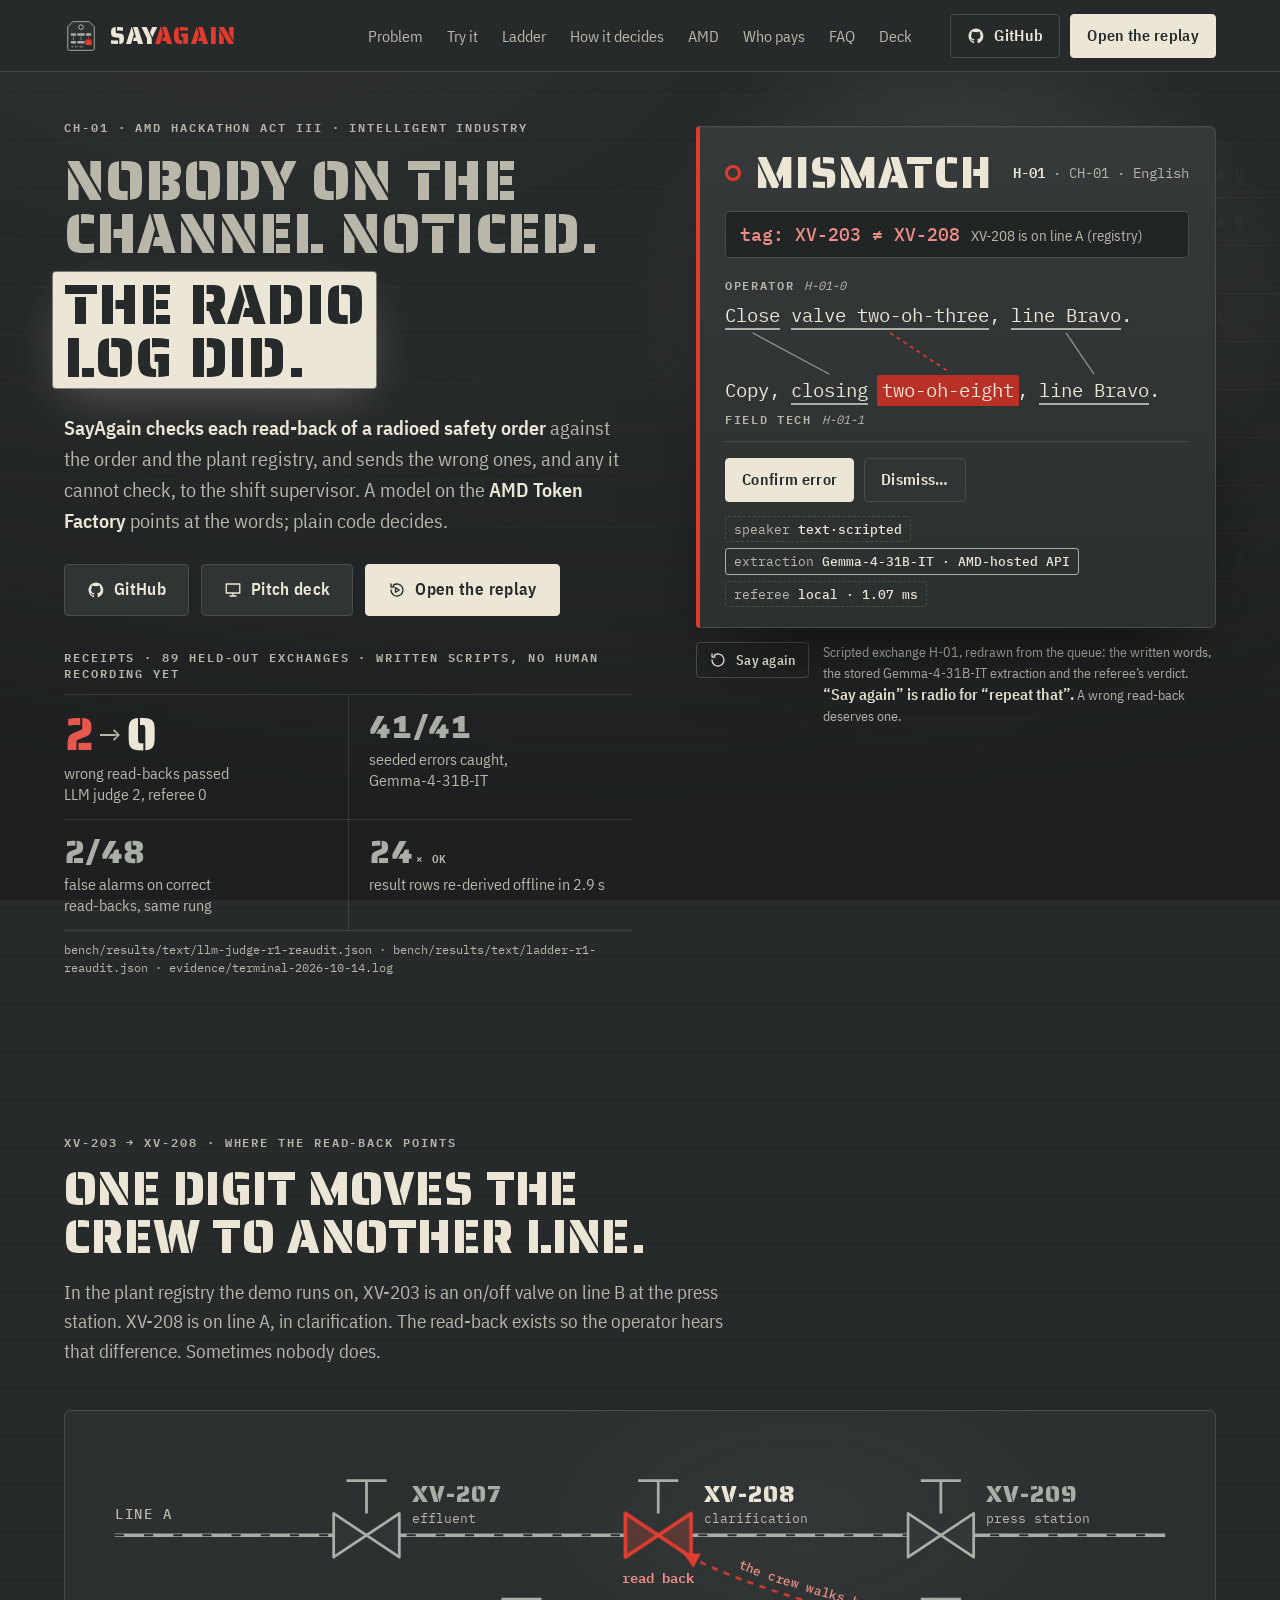
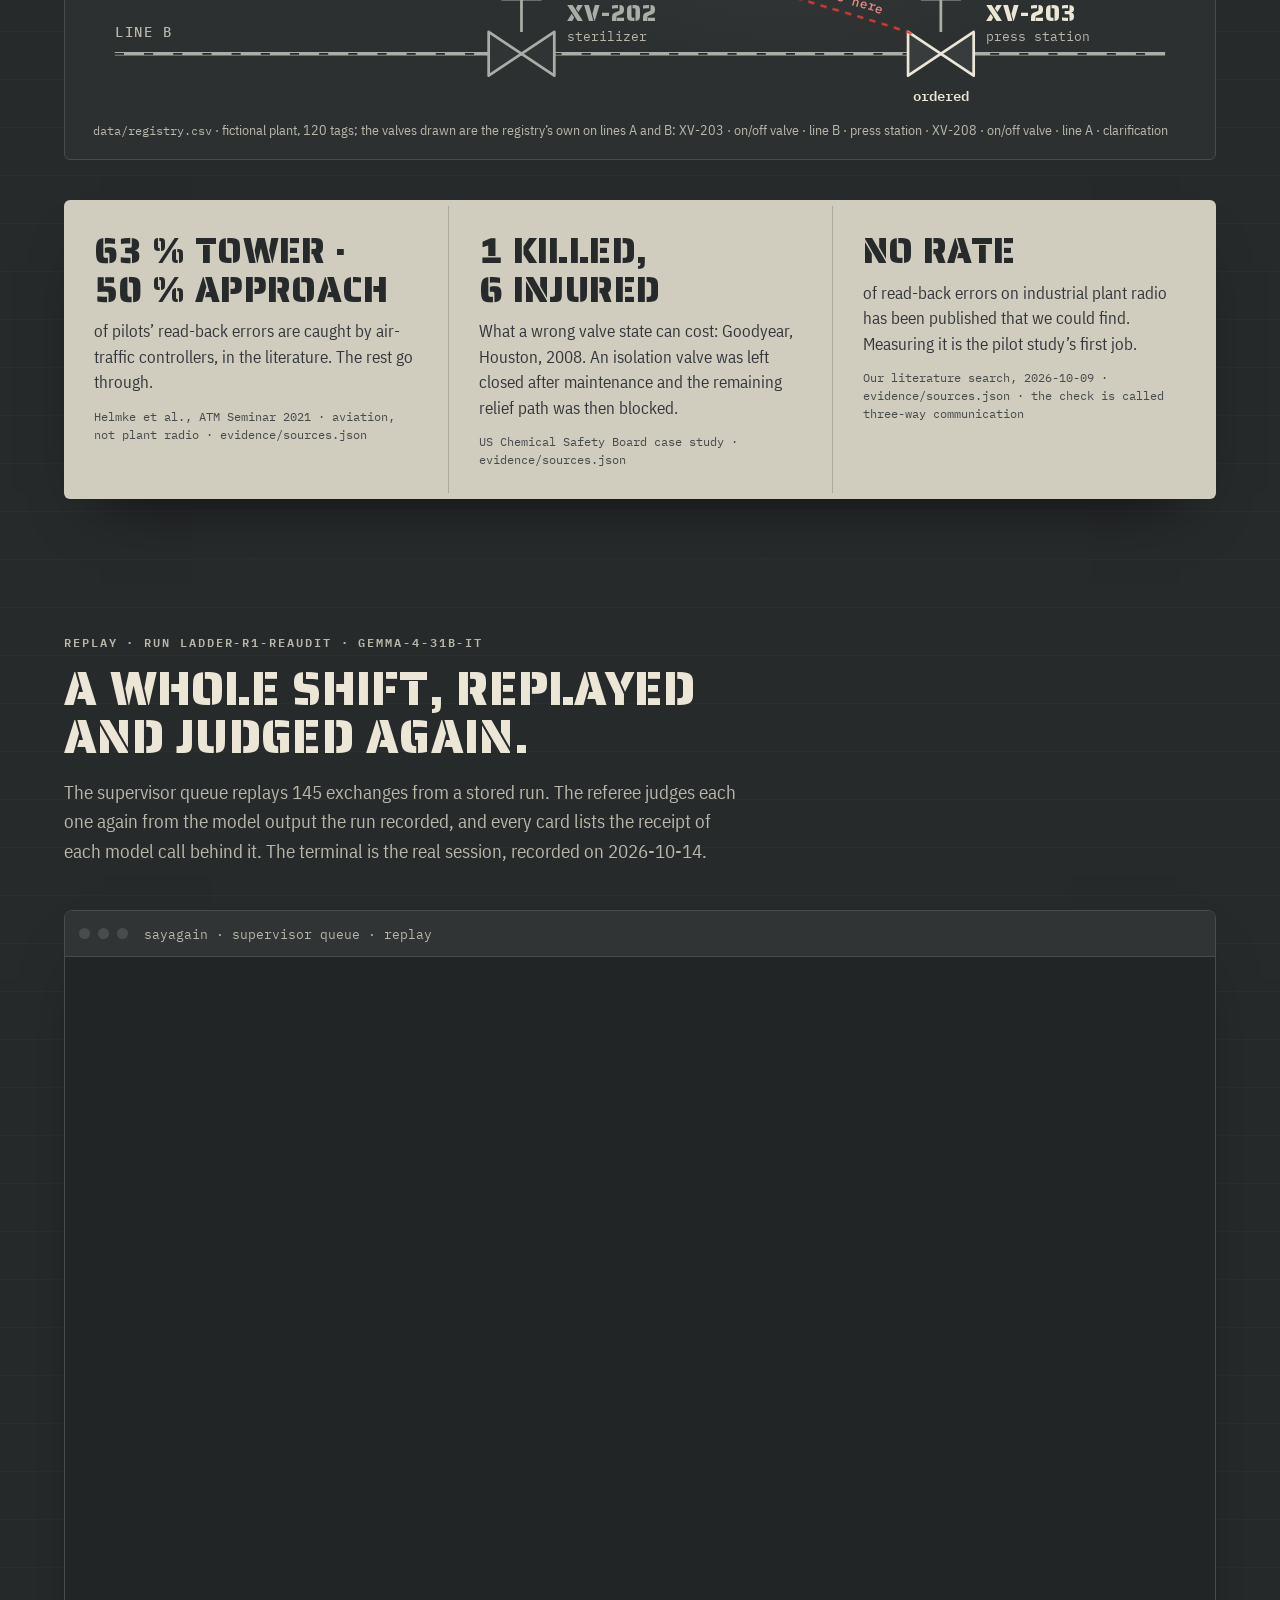
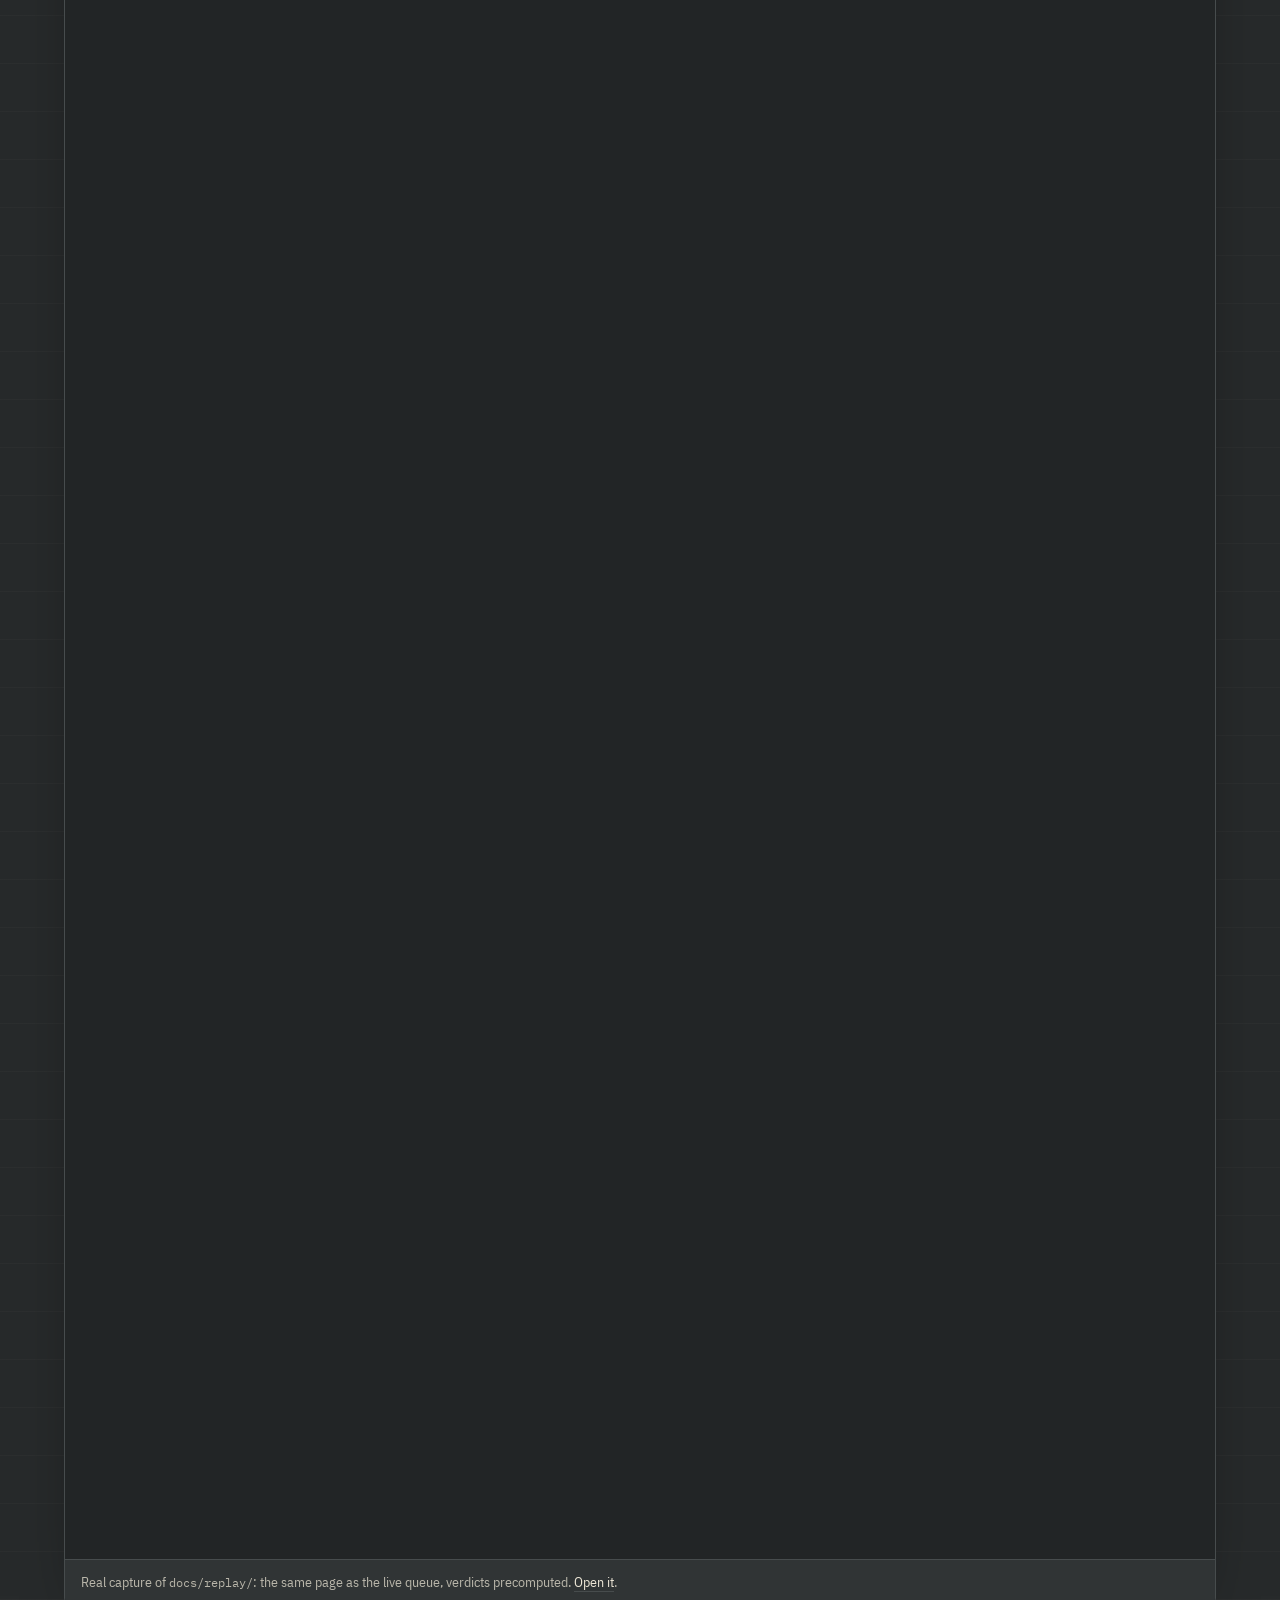
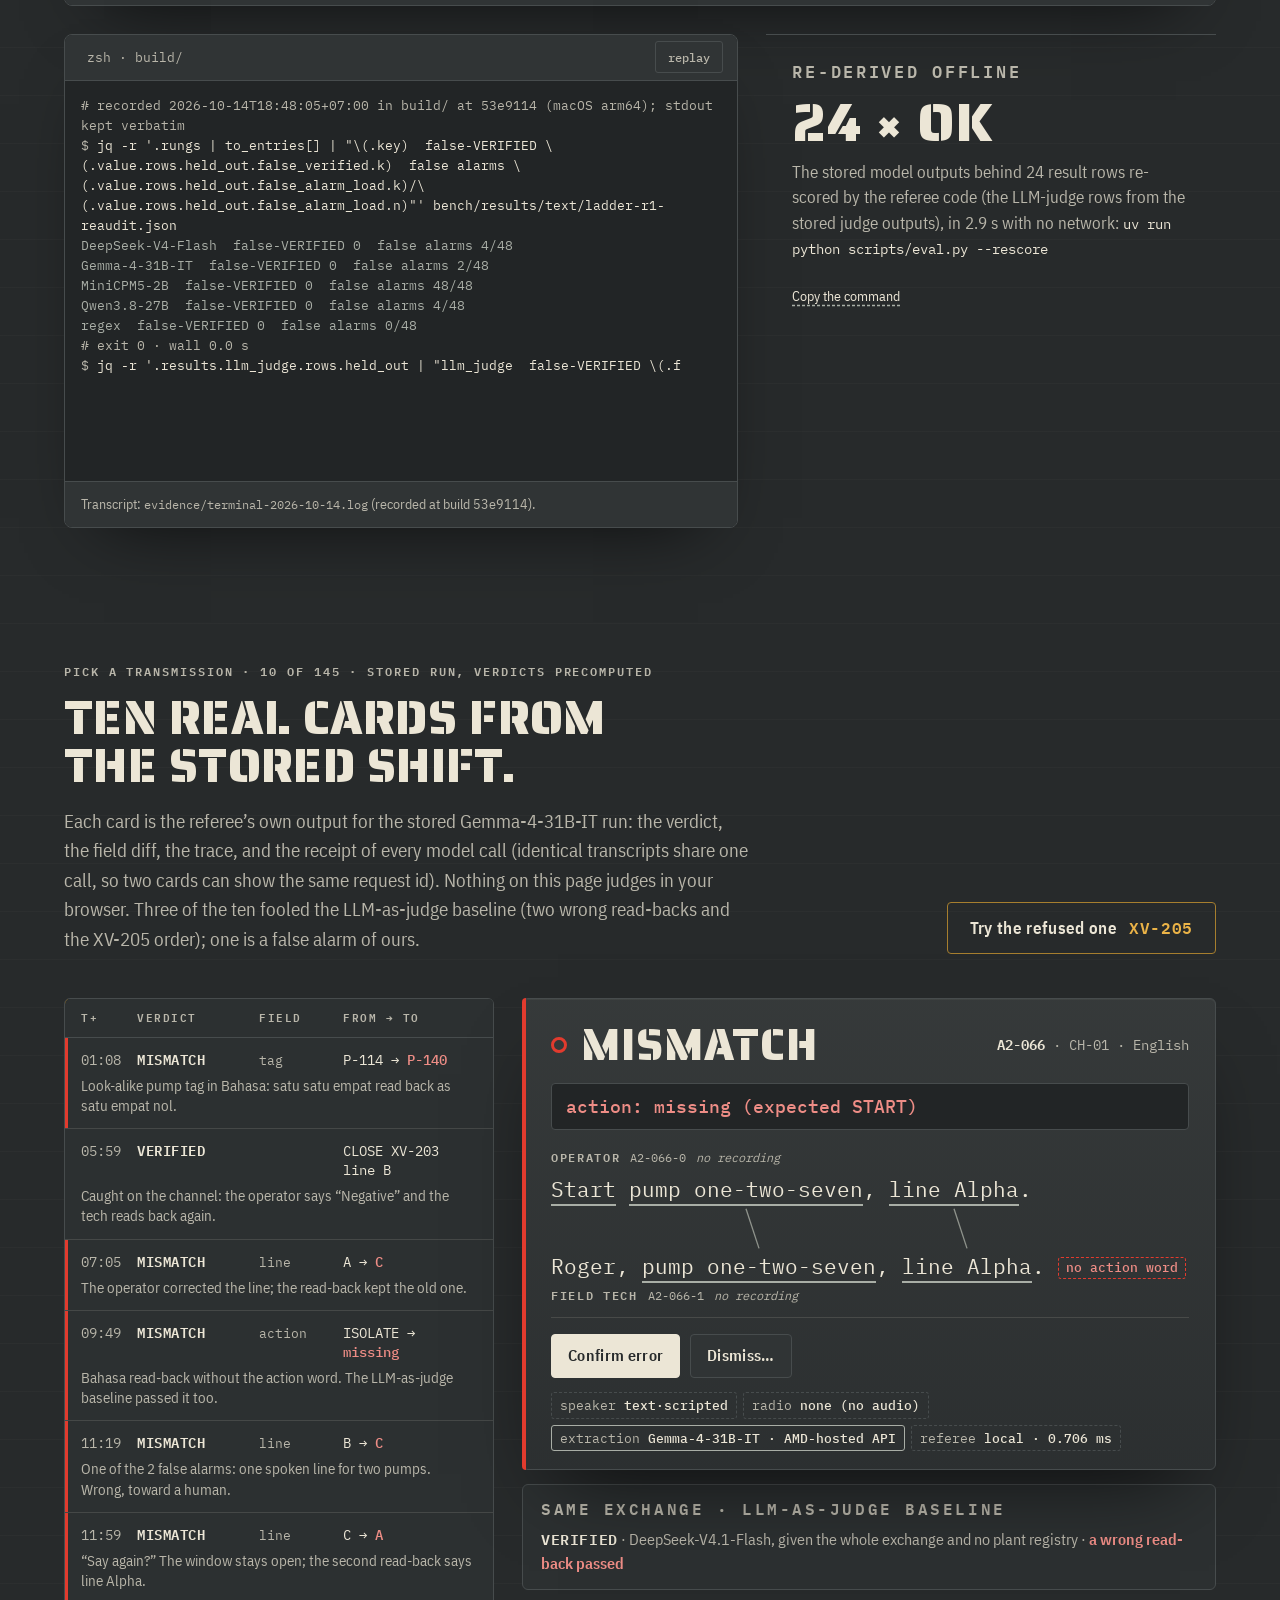
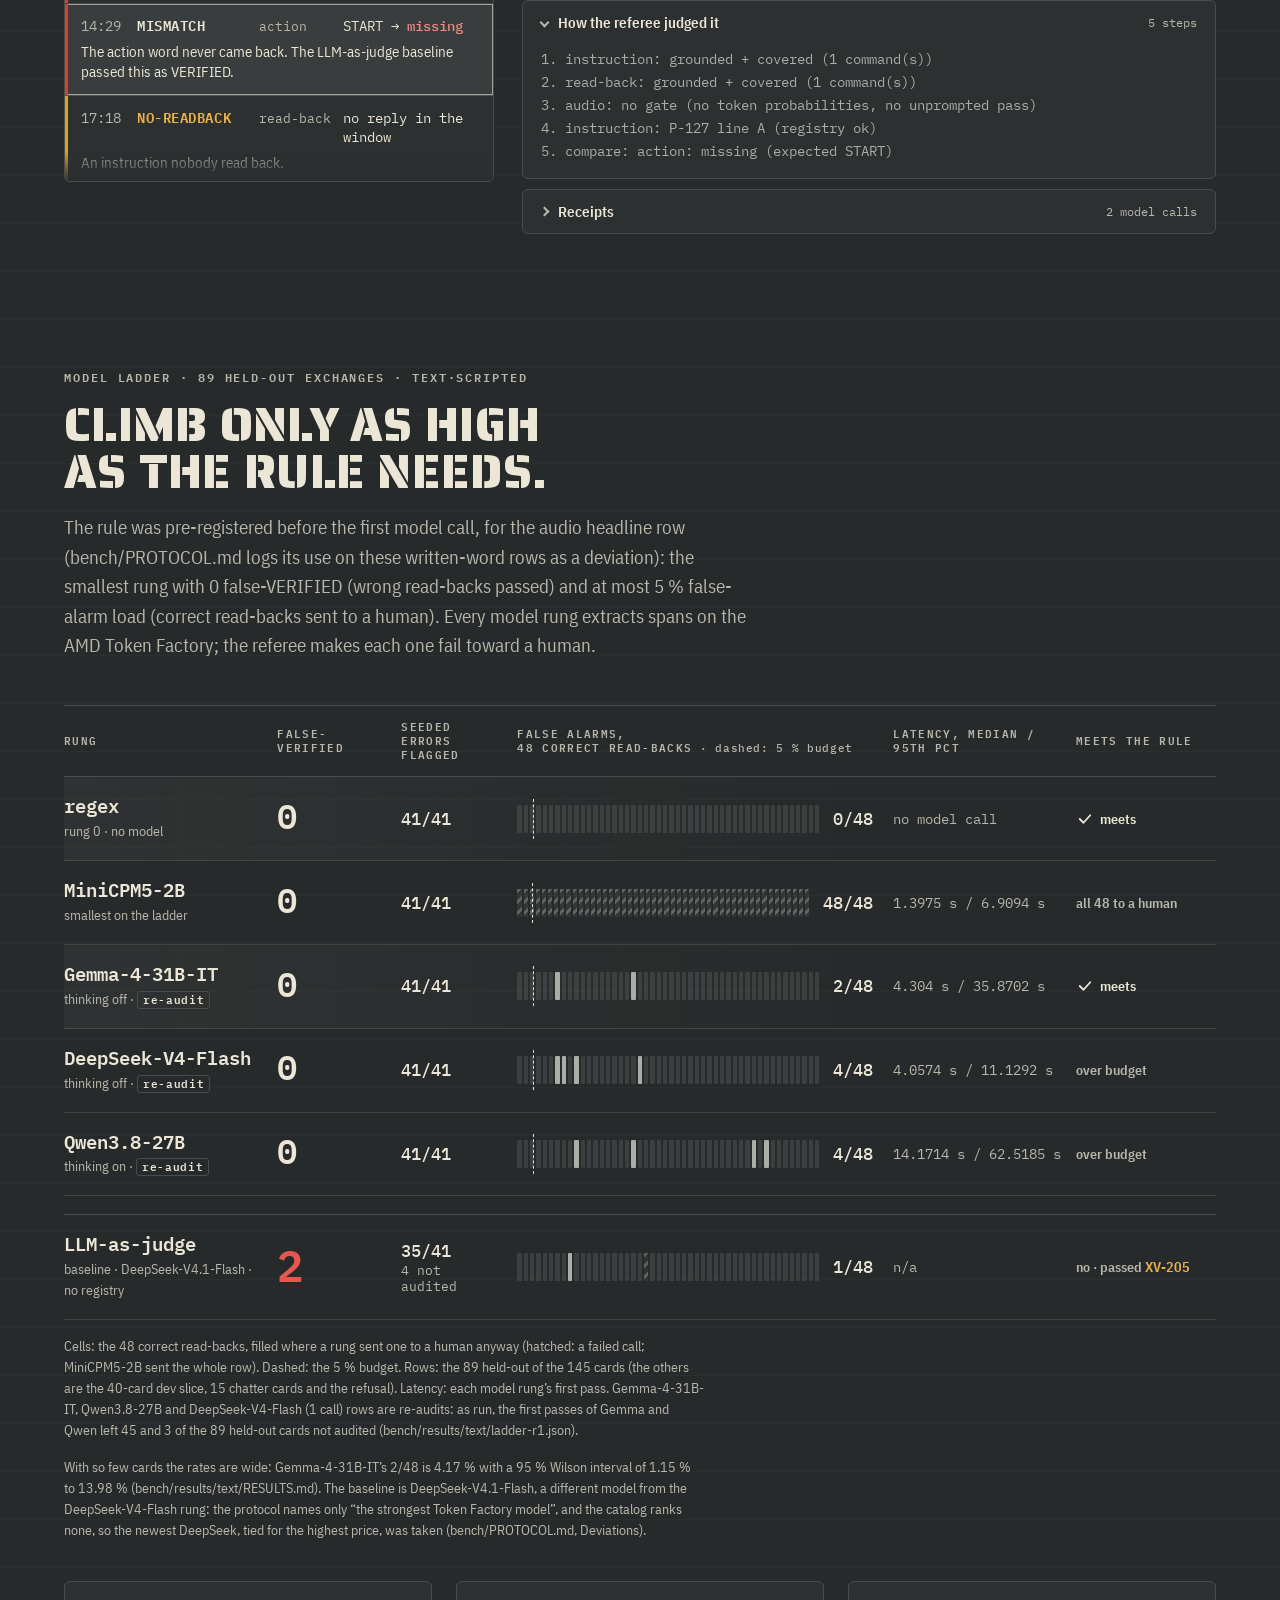
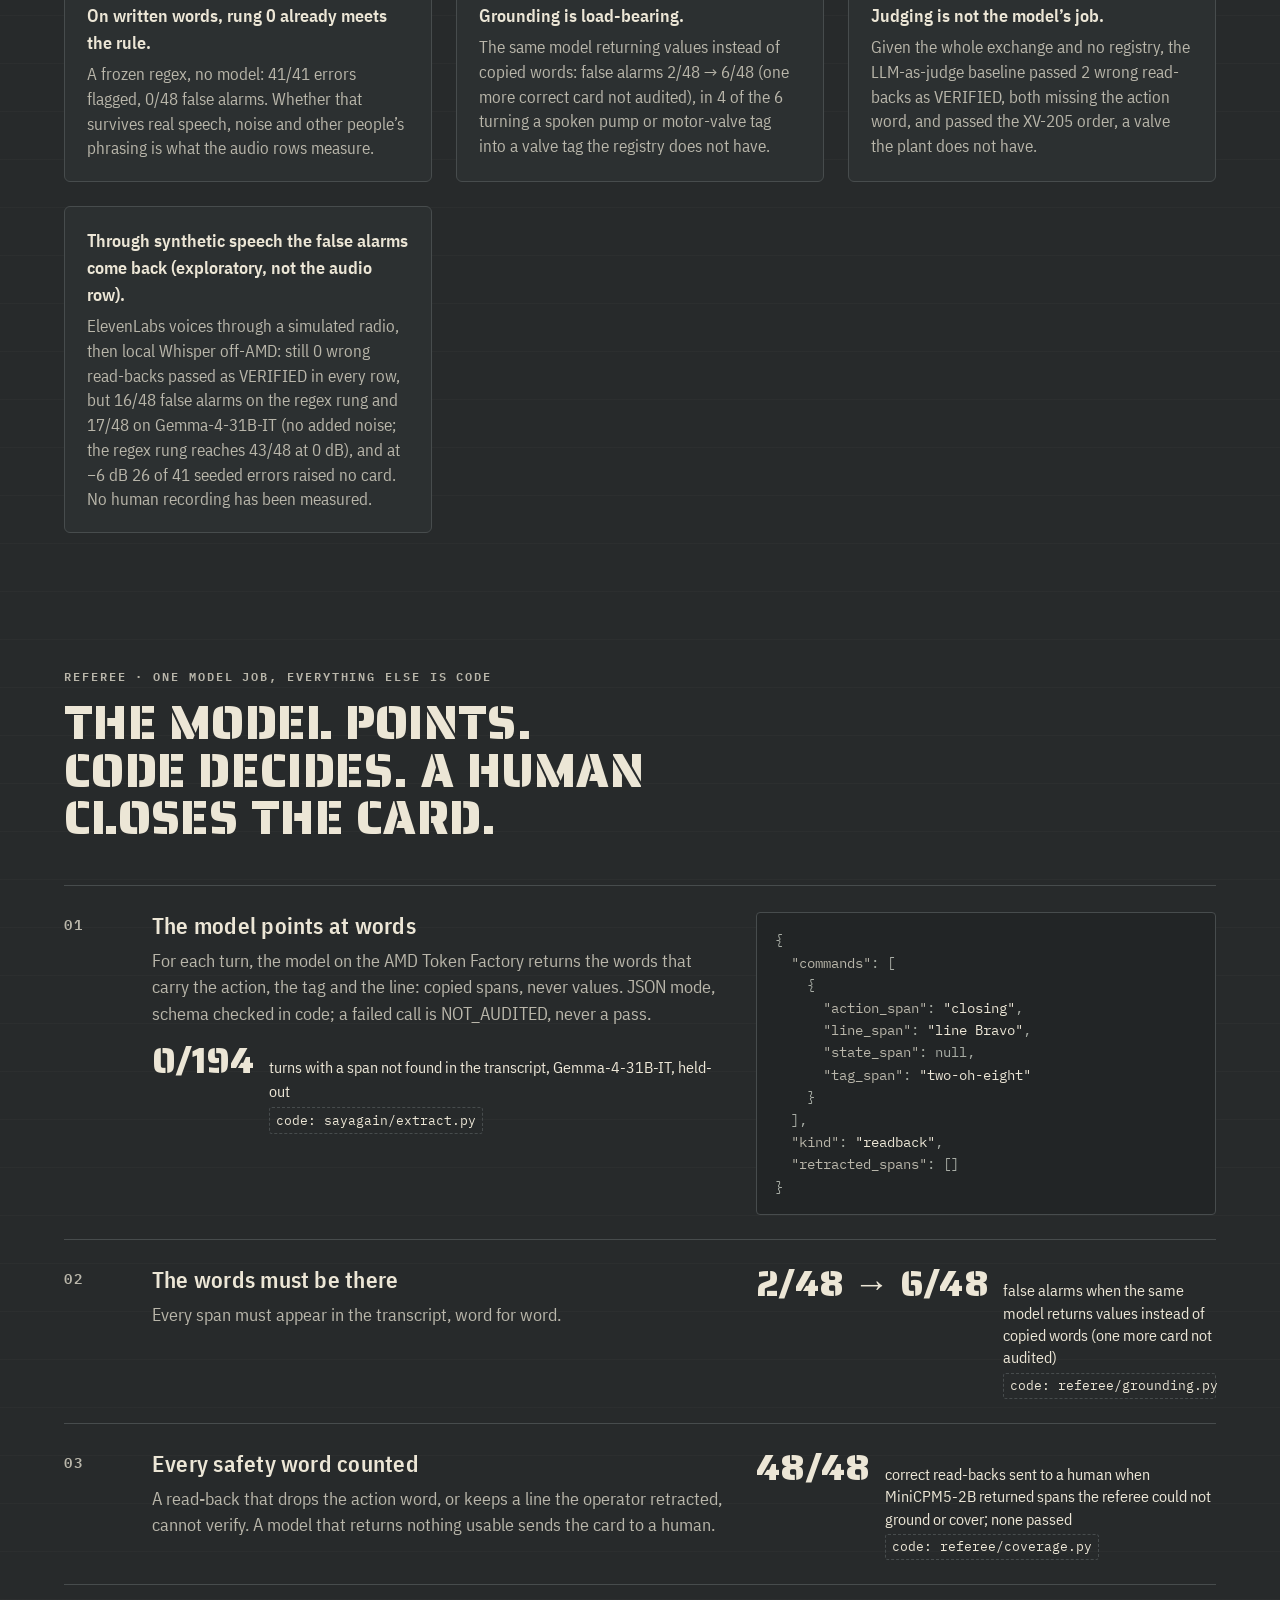
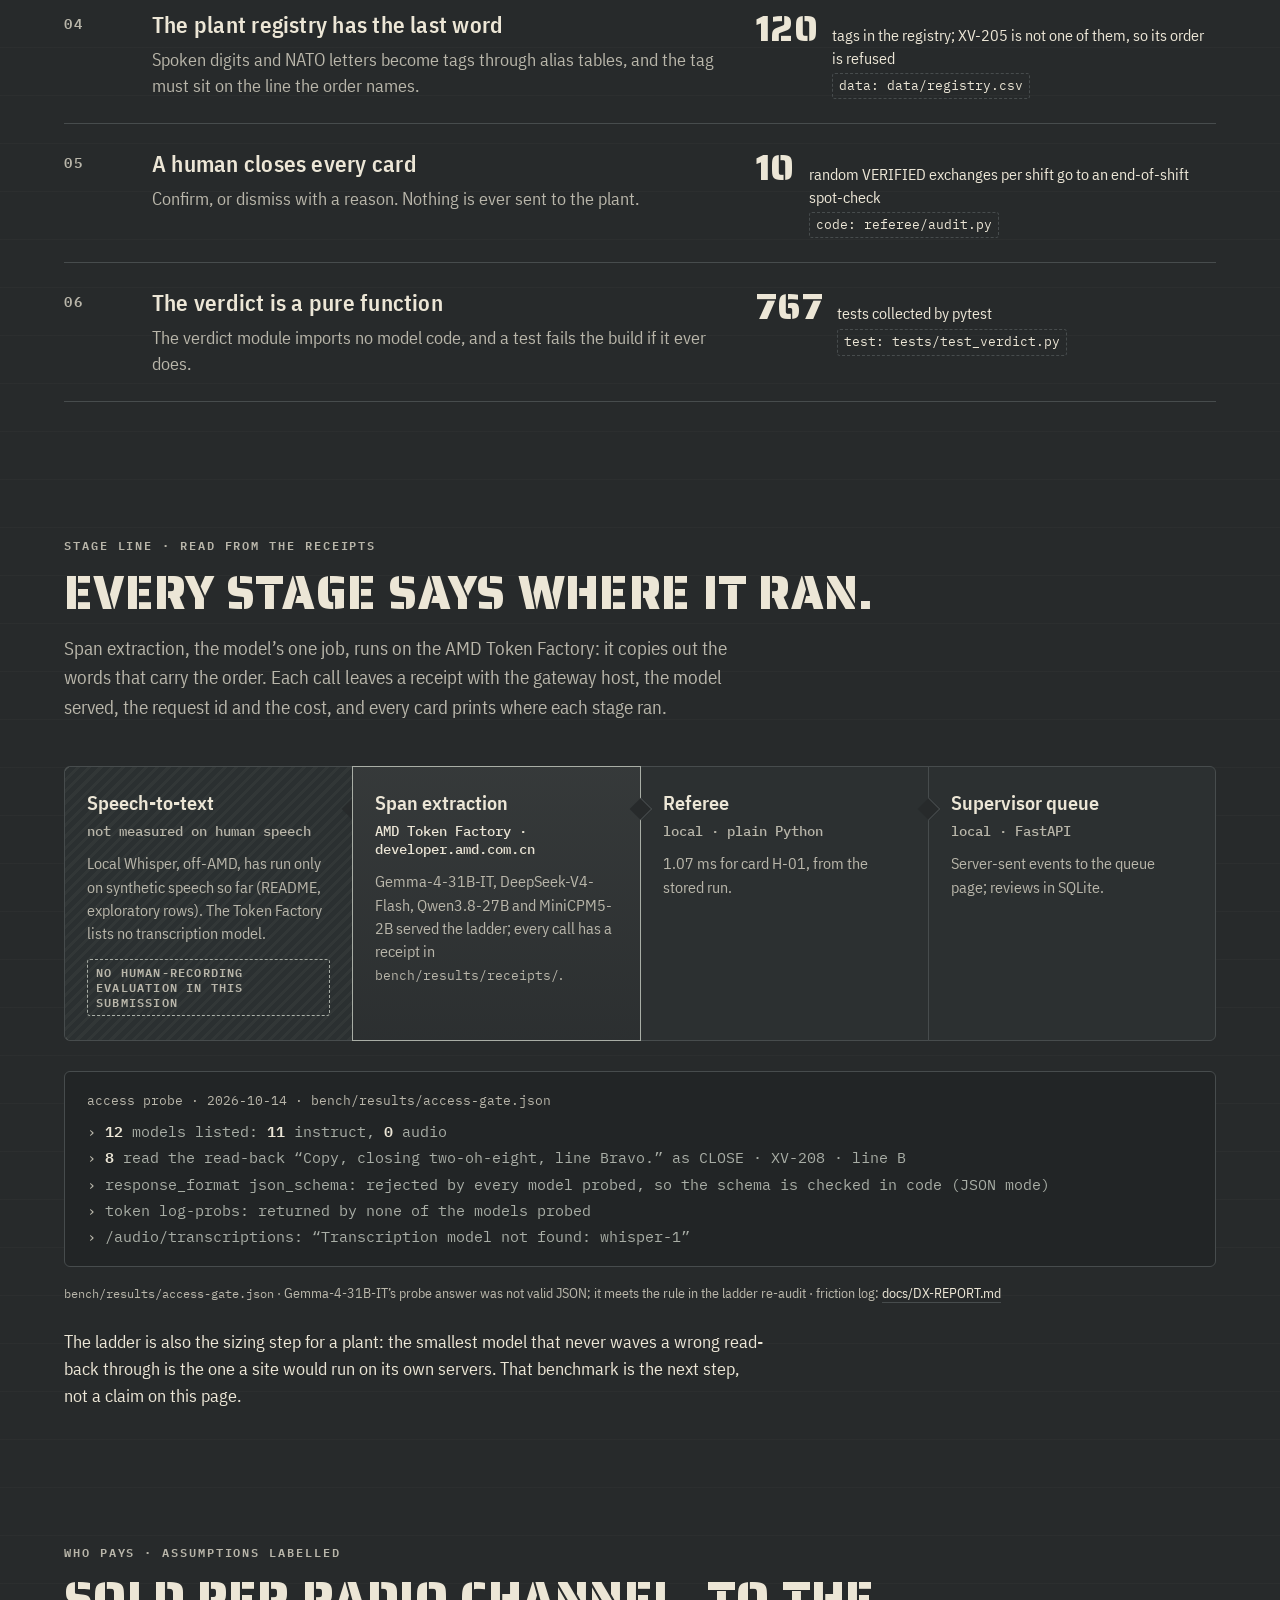
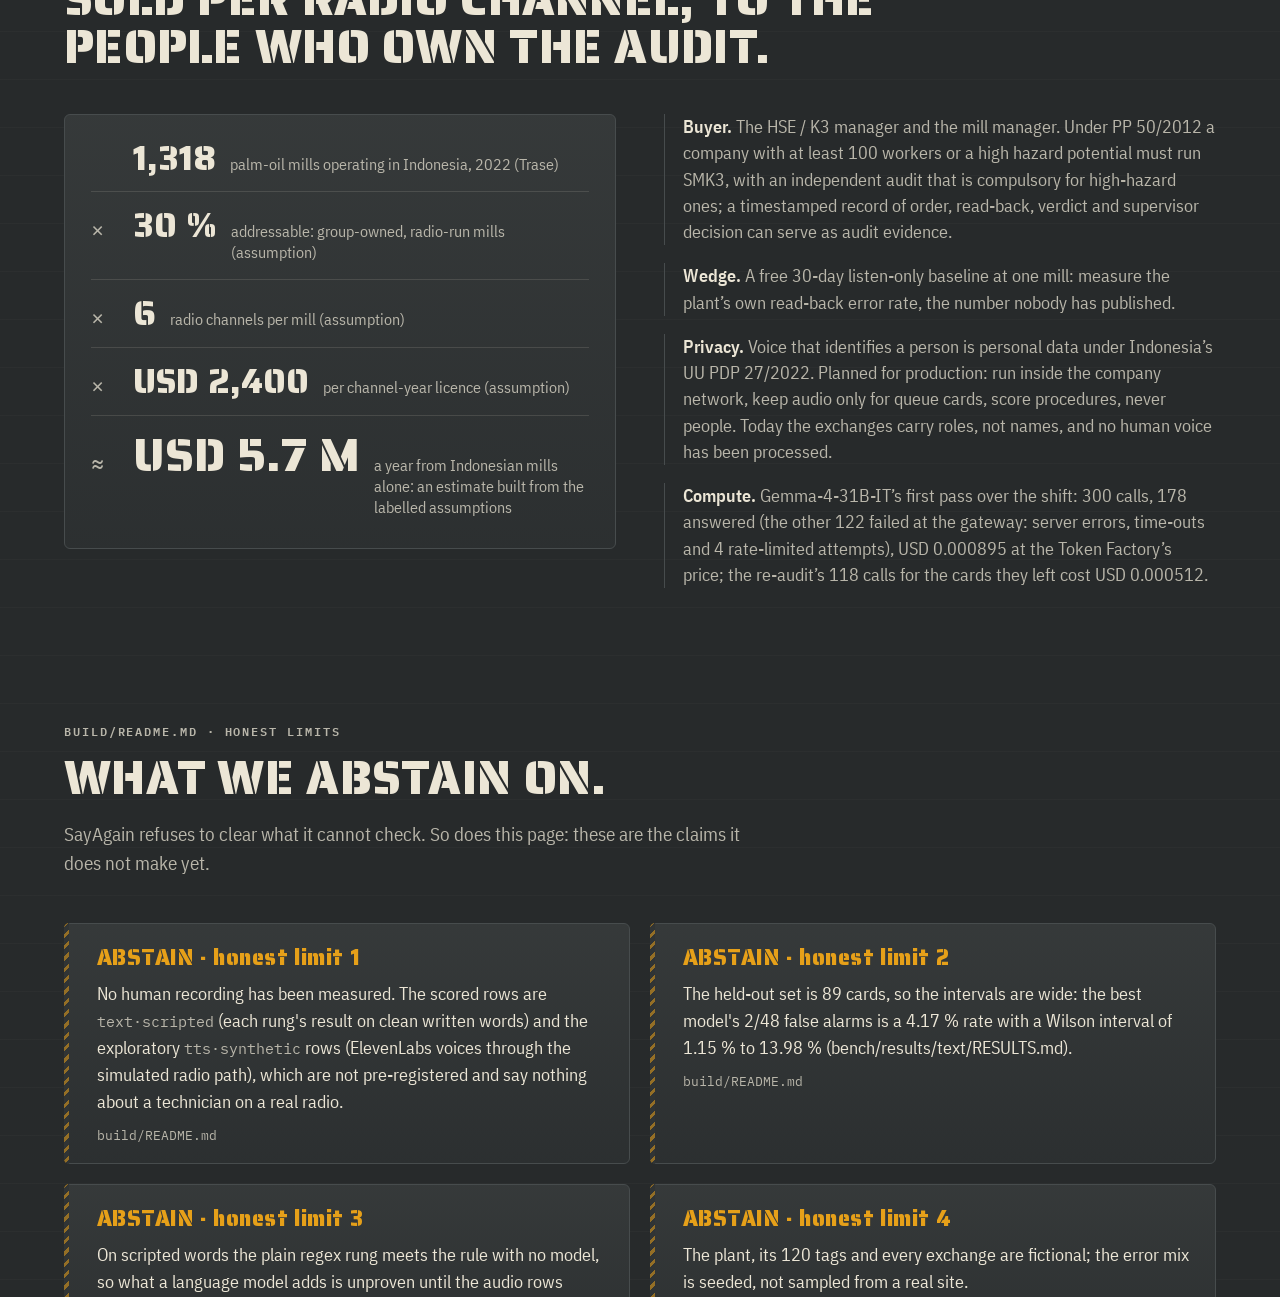
<file: docs/index.html>
<!doctype html>
<html lang="en">
<head>
<meta charset="utf-8">
<meta name="viewport" content="width=device-width,initial-scale=1">
<title>SayAgain · every radioed safety read-back, checked</title>
<meta name="description" content="Checks each read-back of a radioed safety order against the plant registry; wrong ones go to the shift supervisor. Measured on scripts; no human recording yet.">
<meta name="theme-color" content="#272A2B">
<meta name="color-scheme" content="dark">
<!-- bump og.png?v= whenever og.png changes: platforms cache the card by URL -->
<link rel="canonical" href="https://sayagain.edycu.dev/">
<meta name="author" content="Edy Cu">
<meta name="twitter:creator" content="@edycutjong">
<meta property="og:type" content="website">
<meta property="og:site_name" content="SayAgain">
<meta property="og:title" content="Nobody on the channel noticed. The radio log did.">
<meta property="og:description" content="The order said two-oh-three; the read-back said two-oh-eight. SayAgain puts that one word in front of the supervisor.">
<meta property="og:url" content="https://sayagain.edycu.dev/">
<meta property="og:image" content="https://sayagain.edycu.dev/assets/og.png?v=3">
<meta property="og:image:width" content="1200">
<meta property="og:image:height" content="630">
<meta property="og:image:alt" content="SayAgain: the read-back two-oh-eight blocked red under the order two-oh-three, verdict MISMATCH">
<meta name="twitter:card" content="summary_large_image">
<meta name="twitter:image" content="https://sayagain.edycu.dev/assets/og.png?v=3">
<link rel="icon" href="assets/favicon.svg" type="image/svg+xml">
<link rel="preload" href="assets/fonts/SairaStencilOne-Regular.woff2" as="font" type="font/woff2" crossorigin>
<link rel="preload" href="assets/fonts/IBMPlexMono-Regular.woff2" as="font" type="font/woff2" crossorigin>
<link rel="preload" href="assets/fonts/IBMPlexSansCondensed-Regular.woff2" as="font" type="font/woff2" crossorigin>
<link rel="preload" href="assets/fonts/IBMPlexSansCondensed-SemiBold.woff2" as="font" type="font/woff2" crossorigin>
<style>
/* design direction: specs/design.md §4, verbatim */
:root {
  --bg:      #272A2B;  /* graphite console paint of a dimmed control room — not the tree's near-black */
  --panel:   #303435;  /* a raised console bezel / a log page under desk light */
  --ink:     #ECE6D6;  /* warm label-stock white, like the printed text on a lockout tag */
  --muted:   #8F938C;  /* grey of normal process values */
  --before:  #A9AEA6;  /* state: read-back unaudited / normal — grey, no colour until something is abnormal */
  --after:   #E23B2E;  /* state: MISMATCH caught — danger-tag red; fires only on a field that differs */
  --abstain: #E6A019;  /* state: ABSTAIN / NO-READBACK — caution amber, "a human must listen" */
  --rule:    #474C4D;  /* hairline rules of the radio log page */
  --font-display: "Saira Stencil One", "Saira Condensed", "Arial Narrow", sans-serif;  /* stencilled equipment-tag lettering from the pipe rack */
  --font-body:    "IBM Plex Sans Condensed", "Arial Narrow", sans-serif;  /* the condensed print of procedures and log sheets */
  --font-data:    "IBM Plex Mono", ui-monospace, monospace;  /* ONLY transcripts, tag numbers, timestamps, channel ids, measured numbers */
}
@font-face{font-family:"Saira Stencil One";src:url(assets/fonts/SairaStencilOne-Regular.woff2) format("woff2");font-display:swap}
@font-face{font-family:"IBM Plex Sans Condensed";src:url(assets/fonts/IBMPlexSansCondensed-Regular.woff2) format("woff2");font-weight:400;font-display:swap}
@font-face{font-family:"IBM Plex Sans Condensed";src:url(assets/fonts/IBMPlexSansCondensed-Italic.woff2) format("woff2");font-weight:400;font-style:italic;font-display:swap}
@font-face{font-family:"IBM Plex Sans Condensed";src:url(assets/fonts/IBMPlexSansCondensed-SemiBold.woff2) format("woff2");font-weight:600;font-display:swap}
@font-face{font-family:"IBM Plex Mono";src:url(assets/fonts/IBMPlexMono-Regular.woff2) format("woff2");font-weight:400;font-display:swap}
@font-face{font-family:"IBM Plex Mono";src:url(assets/fonts/IBMPlexMono-Medium.woff2) format("woff2");font-weight:500;font-display:swap}
@font-face{font-family:"IBM Plex Mono";src:url(assets/fonts/IBMPlexMono-SemiBold.woff2) format("woff2");font-weight:600;font-display:swap}
@keyframes drift{to{transform:translateY(-624px)}}
@keyframes slam{from{background:transparent;transform:scale(.88)}to{background:var(--after-block);transform:none}}
@keyframes drop{from{opacity:0;transform:translateY(-8px)}}
@keyframes spray{from{opacity:0;filter:blur(6px);letter-spacing:.12em}to{opacity:1;filter:none}}
@keyframes flow{to{stroke-dashoffset:-32}}
@keyframes draw{from{opacity:0;stroke-dashoffset:200}to{opacity:1;stroke-dashoffset:0}}
@keyframes hit{from{stroke:var(--before);fill:var(--panel);transform:scale(.8)}to{stroke:var(--after);fill:var(--after-tint);transform:none}}
@keyframes fade{from{opacity:0}to{opacity:1}}
@keyframes blink{to{opacity:0}}
@keyframes fadein{from{opacity:0;transform:translateY(8px)}}
@keyframes under{from{border-bottom-color:transparent}}
@keyframes rail{from{background:var(--rule)}}

</style>
<link rel="stylesheet" href="assets/site.css">
<script>document.documentElement.classList.add('js')</script>
</head>
<body id="top">
<a class="skip" href="#main">Skip to content</a>

<div class="world" aria-hidden="true">
<div class="pool"></div>
<ol class="tape">
<li><span>29:00</span><span>01</span><span class="v-VERIFIED">SPOT-CHECK</span><span></span><span>ISOLATE <span class="nw">XV-201</span> line D</span></li>
<li><span>28:49</span><span>01</span><span class="v-VERIFIED">VERIFIED</span><span></span><span>ISOLATE <span class="nw">XV-202</span> line B</span></li>
<li><span>28:38</span><span>01</span><span class="v-MISMATCH">MISMATCH</span><span>tag</span><span><span class="nw">XV-203</span> → <span class="nw">XV-208</span></span></li>
<li><span>28:27</span><span>01</span><span class="v-VERIFIED">VERIFIED</span><span></span><span>OPEN <span class="nw">MOV-28H</span> line C</span></li>
<li><span>28:16</span><span>01</span><span class="v-MISMATCH">MISMATCH</span><span>line</span><span>C → B</span></li>
<li><span>28:05</span><span>01</span><span class="v-VERIFIED">SPOT-CHECK</span><span></span><span>OPEN <span class="nw">XV-271</span> line C</span></li>
<li><span>27:54</span><span>01</span><span class="v-VERIFIED">VERIFIED</span><span></span><span>STOP <span class="nw">P-149</span> line D</span></li>
<li><span>27:43</span><span>01</span><span class="v-MISMATCH">MISMATCH</span><span>tag</span><span><span class="nw">P-114</span> → <span class="nw">P-140</span></span></li>
<li><span>27:32</span><span>01</span><span class="v-VERIFIED">VERIFIED</span><span></span><span>ISOLATE <span class="nw">XV-247</span> line D</span></li>
<li><span>27:21</span><span>01</span><span class="v-VERIFIED">VERIFIED</span><span></span><span>CLOSE <span class="nw">XV-234</span> line C</span></li>
<li><span>27:10</span><span>01</span><span class="v-VERIFIED">VERIFIED</span><span></span><span>OPEN <span class="nw">XV-219</span> line D</span></li>
<li><span>26:59</span><span>01</span><span class="v-VERIFIED">VERIFIED</span><span></span><span>OPEN <span class="nw">MOV-30C</span> line A</span></li>
<li><span>26:48</span><span>01</span><span class="v-MISMATCH">MISMATCH</span><span>tag</span><span><span class="nw">MOV-31A</span> → <span class="nw">MOV-31H</span></span></li>
<li><span>26:37</span><span>01</span><span class="v-VERIFIED">VERIFIED</span><span></span><span>OPEN <span class="nw">XV-275</span> line D</span></li>
<li><span>26:26</span><span>01</span><span class="v-ABSTAIN">ABSTAIN</span><span>coverage</span><span><span class="nw">P-134</span></span></li>
<li><span>26:15</span><span>01</span><span class="v-VERIFIED">VERIFIED</span><span></span><span>ISOLATE <span class="nw">P-149</span> line D</span></li>
<li><span>26:04</span><span>01</span><span class="v-VERIFIED">SPOT-CHECK</span><span></span><span>OPEN <span class="nw">XV-293</span> line D</span></li>
<li><span>25:53</span><span>01</span><span class="v-MISMATCH">MISMATCH</span><span>tag</span><span><span class="nw">XV-203</span> → <span class="nw">XV-208</span></span></li>
<li><span>25:42</span><span>01</span><span class="v-VERIFIED">VERIFIED</span><span></span><span>START <span class="nw">P-181</span> line D</span></li>
<li><span>25:31</span><span>01</span><span class="v-VERIFIED">VERIFIED</span><span></span><span>OPEN <span class="nw">XV-224</span> line C</span></li>
<li><span>22:35</span><span>01</span><span class="v-MISMATCH">MISMATCH</span><span>command</span><span> → omitted</span></li>
<li><span>22:24</span><span>01</span><span class="v-VERIFIED">VERIFIED</span><span></span><span>OPEN <span class="nw">XV-275</span> line D</span></li>
<li><span>22:13</span><span>01</span><span class="v-MISMATCH">MISMATCH</span><span>tag</span><span><span class="nw">XV-203</span> → <span class="nw">XV-208</span></span></li>
<li><span>22:02</span><span>01</span><span class="v-VERIFIED">VERIFIED</span><span></span><span>ISOLATE <span class="nw">P-117</span> line C</span></li>
<li><span>21:51</span><span>01</span><span class="v-VERIFIED">VERIFIED</span><span></span><span>STOP <span class="nw">P-112</span> line A</span></li>
<li><span>21:30</span><span>01</span><span class="v-VERIFIED">SPOT-CHECK</span><span></span><span>OPEN <span class="nw">XV-296</span> line D</span></li>
</ol>
</div>

<header class="nav">
<a class="brand" href="#top" aria-label="SayAgain, top of page"><img src="assets/icon.svg" alt="" width="34" height="34"><span>SAY<span class="ag">AGAIN</span></span></a>
<nav aria-label="Sections">
<ul class="links">
<li><a href="#consequence">Problem</a></li>
<li><a href="#try">Try it</a></li>
<li><a href="#ladder">Ladder</a></li>
<li><a href="#how">How it decides</a></li>
<li><a href="#amd">AMD</a></li>
<li><a href="#pays">Who pays</a></li>
<li><a href="#faq">FAQ</a></li>
<li><a href="pitch/">Deck</a></li>
</ul>
</nav>
<div class="nav-cta">
<a class="btn ghost gh-btn" href="https://github.com/edycutjong/sayagain" aria-label="GitHub repository"><svg class="gh" viewBox="0 0 24 24" aria-hidden="true"><path d="M12 2a10 10 0 0 0-3.2 19.5c.5.1.7-.2.7-.5v-1.8c-2.8.6-3.4-1.2-3.4-1.2-.5-1.1-1.1-1.5-1.1-1.5-.9-.6.1-.6.1-.6 1 .1 1.5 1 1.5 1 .9 1.5 2.4 1.1 2.9.8.1-.7.4-1.1.6-1.3-2.2-.3-4.6-1.1-4.6-5a3.9 3.9 0 0 1 1-2.7c-.1-.2-.4-1.3.1-2.7 0 0 .8-.3 2.7 1a9.4 9.4 0 0 1 5 0c1.9-1.3 2.7-1 2.7-1 .5 1.4.2 2.5.1 2.7a3.9 3.9 0 0 1 1 2.7c0 3.9-2.4 4.7-4.6 5 .4.3.7.9.7 1.9V21c0 .3.2.6.7.5A10 10 0 0 0 12 2z"/></svg><span>GitHub</span></a>
<a class="btn ink" href="replay/"><span class="t-lg">Open the replay</span><span class="t-sm">Replay</span></a>
</div>
</header>
<nav class="jump" aria-label="Jump to a section"><a href="#consequence">Problem</a><a href="#try">Try it</a><a href="#ladder">Ladder</a><a href="#how">How</a><a href="#amd">AMD</a><a href="#pays">Who pays</a><a href="#faq">FAQ</a><a href="pitch/">Deck</a></nav>

<main id="main">

<section class="fold" aria-labelledby="h1">
<div class="fold-h">
<p class="lab">CH-01 · AMD Hackathon ACT III · Intelligent Industry</p>
<h1 id="h1"><span class="s1">Nobody on the channel noticed.</span> <span class="s2"><span class="chipline">The radio<br class="cb"> log did.</span></span></h1>
<p class="def-sm">SayAgain checks each read-back of a radioed safety order and sends the wrong ones, and any it cannot check, to the shift supervisor. A model on the <b>AMD Token Factory</b> points at the words; plain code decides.</p>
</div>
<div class="fold-card" id="opening">
<article class="xcard v-MISMATCH" id="x-open" data-x="H-01" data-ins="H-01-0" data-rb="H-01-1">
<header class="xc-h">
<p class="xc-v"><i class="ring" aria-hidden="true"></i><span>MISMATCH</span></p>
<p class="xc-meta"><b>H-01</b> · CH-01 · English</p>
</header>
<p class="xc-diff"><b>tag: <span class="nw">XV-203</span> ≠ <span class="nw">XV-208</span></b> <span><span class="nw">XV-208</span> is on line A (registry)</span></p>
<div class="xc-strip">
<div class="xc-turn ins" data-t="H-01-0" data-role="operator">
<p class="who"><b>OPERATOR</b><span>H-01-0</span></p>
<p class="said"><span class="sp" data-f="action" data-c="0">Close</span> <span class="sp" data-f="tag" data-c="0">valve two-oh-three</span>, <span class="sp" data-f="line" data-c="0">line Bravo</span>.</p>
</div>
<div class="xc-turn rb" data-t="H-01-1" data-role="field">
<p class="who"><b>FIELD TECH</b><span>H-01-1</span></p>
<p class="said">Copy, <span class="sp" data-f="action" data-c="0">closing</span> <span class="sp" data-f="tag" data-c="0"><mark class="red">two-oh-eight</mark></span>, <span class="sp" data-f="line" data-c="0">line Bravo</span>.</p>
</div>
<svg class="connectors" aria-hidden="true"></svg>
</div>
<div class="xc-act">
<button type="button" class="btn ink" data-act="confirm">Confirm error</button>
<button type="button" class="btn" data-act="dismiss">Dismiss…</button>
<form class="why" hidden><label>Reason <input name="why" maxlength="120" required placeholder="e.g. the tech corrected it on the channel"></label><button class="btn" type="submit">Dismiss</button></form>
<p class="stamp" role="status" aria-live="polite"></p>
</div>
<ul class="xc-badges">
<li>speaker <b>text·scripted</b></li>
<li class="amd">extraction <b>Gemma-4-31B-IT · <span class="nw">AMD-hosted API</span></b></li>
<li data-src="docs/replay/data/ladder-r1-reaudit--Gemma-4-31B-IT.json">referee <b>local · 1.07 ms</b></li>
</ul>
</article>
<div class="fold-cap">
<button type="button" class="btn ghost sm" id="replay-strip" aria-label="Say again: replay the read-back arriving"><svg viewBox="0 0 24 24" aria-hidden="true"><path d="M4 12a8 8 0 1 0 3-6.2M4 4v4h4"/></svg>Say again</button>
<p>Scripted exchange H-01, redrawn from the queue: the written words, the stored Gemma-4-31B-IT extraction and the referee’s verdict. <b>“Say again” is radio for “repeat that”.</b> A wrong read-back deserves one.</p>
</div>
</div>
<div class="fold-l">
<p class="lede"><span class="lede-def"><b>SayAgain checks each read-back of a radioed safety order</b> against the order and the plant registry, and sends the wrong ones, and any it cannot check, to the shift supervisor. </span><span class="lede-amd">A model on the <b>AMD Token Factory</b> points at the words; plain code decides.</span></p>
<div class="cta">
<a class="btn lg" href="https://github.com/edycutjong/sayagain"><svg class="gh" viewBox="0 0 24 24" aria-hidden="true"><path d="M12 2a10 10 0 0 0-3.2 19.5c.5.1.7-.2.7-.5v-1.8c-2.8.6-3.4-1.2-3.4-1.2-.5-1.1-1.1-1.5-1.1-1.5-.9-.6.1-.6.1-.6 1 .1 1.5 1 1.5 1 .9 1.5 2.4 1.1 2.9.8.1-.7.4-1.1.6-1.3-2.2-.3-4.6-1.1-4.6-5a3.9 3.9 0 0 1 1-2.7c-.1-.2-.4-1.3.1-2.7 0 0 .8-.3 2.7 1a9.4 9.4 0 0 1 5 0c1.9-1.3 2.7-1 2.7-1 .5 1.4.2 2.5.1 2.7a3.9 3.9 0 0 1 1 2.7c0 3.9-2.4 4.7-4.6 5 .4.3.7.9.7 1.9V21c0 .3.2.6.7.5A10 10 0 0 0 12 2z"/></svg>GitHub</a>
<a class="btn lg" href="pitch/"><svg viewBox="0 0 24 24" aria-hidden="true"><path d="M3 4h18v12H3zM12 16v4M8 20h8"/></svg>Pitch deck</a>
<a class="btn ink lg" href="replay/"><svg viewBox="0 0 24 24" aria-hidden="true"><path d="M4 12a8 8 0 1 0 3-6.2M4 4v4h4"/><path d="M10 9l5 3-5 3z"/></svg>Open the replay</a>
</div>
<div class="receipts" role="group" aria-label="Receipts">
<p class="lab">Receipts · 89 held-out exchanges · written scripts, no human recording yet</p>
<ul>
<li data-src="bench/results/text/llm-judge-r1-reaudit.json bench/results/text/ladder-r1-reaudit.json"><b class="num"><span class="was">2</span><span class="arw" aria-hidden="true">→</span><span class="sr"> versus </span><span>0</span></b><span>wrong read-backs passed<br>LLM&nbsp;judge&nbsp;2, referee&nbsp;0</span></li>
<li data-src="bench/results/text/ladder-r1-reaudit.json"><b class="num"><span data-count="41">41</span>/41</b><span>seeded errors caught, Gemma-4-31B-IT</span></li>
<li data-src="bench/results/text/ladder-r1-reaudit.json"><b class="num"><span data-count="2">2</span>/48</b><span>false alarms on correct read-backs, same rung</span></li>
<li data-src="evidence/terminal-2026-10-14.log"><b class="num">24<small>× OK</small></b><span>result rows re-derived offline in 2.9 s</span></li>
</ul>
<p class="srcs">bench/results/text/llm-judge-r1-reaudit.json · bench/results/text/ladder-r1-reaudit.json · evidence/terminal-2026-10-14.log</p>
</div>
</div>
</section>



<section class="sec consequence" id="consequence" aria-labelledby="h-con">
<div class="sec-head">
<p class="lab"><span class="nw">XV-203</span> → <span class="nw">XV-208</span> · where the read-back points</p>
<h2 id="h-con">One digit moves the crew to another line.</h2>
<p class="lede">In the plant registry the demo runs on, <span class="nw">XV-203</span> is an on/off valve on line B at the press station. <span class="nw">XV-208</span> is on line A, in clarification. The read-back exists so the operator hears that difference. Sometimes nobody does.</p>
</div>
<figure class="mimic" id="mimic">
<svg viewBox="0 0 1200 300" role="img" aria-labelledby="mimic-t">
<title id="mimic-t">Process graphic of the fictional plant, from the registry: line A with XV-207 (effluent), XV-208 (clarification) and XV-209 (press station); line B with XV-202 (sterilizer) and XV-203 (press station). The order named XV-203 on line B; the read-back named XV-208 on line A.</title>
<g class="ln a"><text x="24" y="92" class="lt">LINE A</text><path class="pipe" d="M24 110 H1176"/><path class="flow" d="M24 110 H1176"/></g>
<g class="ln b"><text x="24" y="222" class="lt">LINE B</text><path class="pipe" d="M24 240 H1176"/><path class="flow" d="M24 240 H1176"/></g>
<g class="vl nb" transform="translate(300 110)"><path class="body" d="M-36 -24 L36 24 L36 -24 L-36 24 Z"/><path class="stem" d="M0 -24 V-60 M-22 -60 H22"/><text x="50" y="-36" class="tg">XV-207</text><text x="50" y="-14" class="ar">effluent</text></g>
<g class="vl to" transform="translate(620 110)"><path class="body" d="M-36 -24 L36 24 L36 -24 L-36 24 Z"/><path class="stem" d="M0 -24 V-60 M-22 -60 H22"/><text x="50" y="-36" class="tg">XV-208</text><text x="50" y="-14" class="ar">clarification</text><text x="0" y="52" class="nt">read back</text></g>
<g class="vl nb" transform="translate(930 110)"><path class="body" d="M-36 -24 L36 24 L36 -24 L-36 24 Z"/><path class="stem" d="M0 -24 V-60 M-22 -60 H22"/><text x="50" y="-36" class="tg">XV-209</text><text x="50" y="-14" class="ar">press station</text></g>
<g class="vl nb" transform="translate(470 240)"><path class="body" d="M-36 -24 L36 24 L36 -24 L-36 24 Z"/><path class="stem" d="M0 -24 V-60 M-22 -60 H22"/><text x="50" y="-36" class="tg">XV-202</text><text x="50" y="-14" class="ar">sterilizer</text></g>
<g class="vl from" transform="translate(930 240)"><path class="body" d="M-36 -24 L36 24 L36 -24 L-36 24 Z"/><path class="stem" d="M0 -24 V-60 M-22 -60 H22"/><text x="50" y="-36" class="tg">XV-203</text><text x="50" y="-14" class="ar">press station</text><text x="0" y="52" class="nt">ordered</text></g>
<defs><marker id="hop-head" viewBox="0 0 10 10" refX="7" refY="5" markerWidth="7" markerHeight="7" orient="auto-start-reverse"><path d="M0 0 L10 5 L0 10 z" class="hop-head"/></marker></defs>
<path class="hop" d="M898 218 C 840 196, 720 170, 652 132" marker-end="url(#hop-head)"/><path id="hop-text" d="M652 132 C 720 170, 840 196, 898 218" fill="none" stroke="none"/><text class="hl" dy="-10"><textPath href="#hop-text" startOffset="140" text-anchor="middle">the crew walks here</textPath></text>
</svg>
<figcaption><code>data/registry.csv</code> · fictional plant, 120 tags; the valves drawn are the registry’s own on lines A and B: <span class="nw"><span class="nw">XV-203</span> · on/off valve · line B · press station</span> · <span class="nw"><span class="nw">XV-208</span> · on/off valve · line A · clarification</span></figcaption>
</figure>
<div class="context band">
<blockquote data-src="evidence/sources.json"><p class="fig"><b class="num"><span class="nw">63 % tower</span> · <span class="nw">50 % approach</span></b></p><p>of pilots’ read-back errors are caught by air-traffic controllers, in the literature. The rest go through.</p><cite>Helmke et al., ATM Seminar 2021 · aviation, not plant radio · evidence/sources.json</cite></blockquote>
<blockquote><p class="fig"><b class="num">1 killed, 6&nbsp;injured</b></p><p>What a wrong valve state can cost: Goodyear, Houston, 2008. An isolation valve was left closed after maintenance and the remaining relief path was then blocked.</p><cite>US Chemical Safety Board case study · evidence/sources.json</cite></blockquote>
<blockquote data-src="evidence/sources.json"><p class="fig"><b class="num">No rate</b></p><p>of read-back errors on industrial plant radio has been published that we could find. Measuring it is the pilot study’s first job.</p><cite>Our literature search, 2026-10-09 · evidence/sources.json · the check is called three-way communication</cite></blockquote>
</div>
</section>

<section class="sec demo" id="demo" aria-labelledby="h-demo">
<div class="sec-head">
<p class="lab">Replay · run ladder-r1-reaudit · Gemma-4-31B-IT</p>
<h2 id="h-demo">A whole shift, replayed and judged again.</h2>
<p class="lede">The supervisor queue replays 145 exchanges from a stored run. The referee judges each one again from the model output the run recorded, and every card lists the receipt of each model call behind it. The terminal is the real session, recorded on 2026-10-14.</p>
</div>
<figure class="browser wide">
<div class="bar"><i></i><i></i><i></i><span>sayagain · supervisor queue · replay</span></div>
<a href="replay/" class="shot"><picture><source media="(max-width: 640px)" srcset="assets/shots/queue-h01-390-card.webp"><img src="assets/shots/queue-h01-crop.webp" width="1440" height="665" loading="lazy" decoding="async" alt="SayAgain supervisor queue replaying the stored shift: the list of exchanges on the left, card H-01 on the right with two-oh-eight blocked red and the buttons Confirm error and Dismiss"></picture></a>
<figcaption>Real capture of <code>docs/replay/</code>: the same page as the live queue, verdicts precomputed. <a href="replay/">Open it</a>.</figcaption>
</figure>
<div class="pair2">
<figure class="term" id="term">
<div class="bar"><span>zsh · build/</span><button type="button" class="tbtn" id="term-play" aria-label="Replay the terminal session">replay</button></div>
<pre tabindex="0" aria-label="Terminal session recorded on 2026-10-14"><span class="ln com" data-src="evidence/terminal-2026-10-14.log"># recorded 2026-10-14T18:48:05+07:00 in build/ at 53e9114 (macOS arm64); stdout kept verbatim</span><span class="ln cmd">jq -r &#x27;.rungs | to_entries[] | &quot;\(.key)  false-VERIFIED \(.value.rows.held_out.false_verified.k)  false alarms \(.value.rows.held_out.false_alarm_load.k)/\(.value.rows.held_out.false_alarm_load.n)&quot;&#x27; bench/results/text/ladder-r1-reaudit.json</span><span class="ln">DeepSeek-V4-Flash  false-VERIFIED 0  false alarms 4/48</span><span class="ln">Gemma-4-31B-IT  false-VERIFIED 0  false alarms 2/48</span><span class="ln">MiniCPM5-2B  false-VERIFIED 0  false alarms 48/48</span><span class="ln">Qwen3.8-27B  false-VERIFIED 0  false alarms 4/48</span><span class="ln">regex  false-VERIFIED 0  false alarms 0/48</span><span class="ln com" data-src="evidence/terminal-2026-10-14.log"># exit 0 · wall 0.0 s</span><span class="ln cmd">jq -r &#x27;.results.llm_judge.rows.held_out | &quot;llm_judge  false-VERIFIED \(.false_verified.k)  false alarms \(.false_alarm_load.k)/\(.false_alarm_load.n)&quot;&#x27; bench/results/text/llm-judge-r1-reaudit.json</span><span class="ln">llm_judge  false-VERIFIED 2  false alarms 1/48</span><span class="ln com" data-src="evidence/terminal-2026-10-14.log"># exit 0 · wall 0.0 s</span><span class="ln cmd">jq -r &#x27;.events[] | select(.type==&quot;judged&quot; and .card.exchange_id==&quot;H-01&quot;) | .card.verdict.trace[]&#x27; docs/replay/data/ladder-r1-reaudit--Gemma-4-31B-IT.json</span><span class="ln">instruction: grounded + covered (1 command(s))</span><span class="ln">read-back: grounded + covered (1 command(s))</span><span class="ln">audio: no gate (no token probabilities, no unprompted pass)</span><span class="ln">instruction: XV-203 line B (registry ok)</span><span class="ln diff">compare: tag: XV-203 ≠ XV-208</span><span class="ln com" data-src="evidence/terminal-2026-10-14.log"># exit 0 · wall 0.0 s</span><span class="ln cmd">jq -c &#x27;.events[] | select(.type==&quot;judged&quot; and .card.exchange_id==&quot;H-01&quot;) | .card.turns[].receipt | {request_id, model_served, host, latency_s}&#x27; docs/replay/data/ladder-r1-reaudit--Gemma-4-31B-IT.json</span><span class="ln">{&quot;request_id&quot;:&quot;980edf5c577d429b906b24cfae299218&quot;,&quot;model_served&quot;:&quot;self-dploy/Gemma-4-31B-IT&quot;,&quot;host&quot;:&quot;developer.amd.com.cn&quot;,&quot;latency_s&quot;:10.7585}</span><span class="ln">{&quot;request_id&quot;:&quot;c9647a04cfcc4eeaadbfa965a4d74c6d&quot;,&quot;model_served&quot;:&quot;self-dploy/Gemma-4-31B-IT&quot;,&quot;host&quot;:&quot;developer.amd.com.cn&quot;,&quot;latency_s&quot;:35.4972}</span><span class="ln com" data-src="evidence/terminal-2026-10-14.log"># exit 0 · wall 0.0 s</span></pre>
<figcaption>Transcript: <code>evidence/terminal-2026-10-14.log</code> (recorded at build 53e9114).</figcaption>
</figure>
<div class="rescore" data-src="evidence/terminal-2026-10-14.log">
<p class="lab">Re-derived offline</p>
<p class="big"><b>24 × OK</b></p>
<p data-src="evidence/terminal-2026-10-14.log">The stored model outputs behind 24 result rows re-scored by the referee code (the LLM-judge rows from the stored judge outputs), in 2.9 s with no network: <code>uv run python scripts/eval.py --rescore</code></p>
<button type="button" class="copy" data-copy="uv run python scripts/eval.py --rescore">Copy the command</button>
</div>
</div>
</section>

<section class="sec try" id="try" aria-labelledby="h-try">
<div class="sec-head">
<p class="lab" data-src="docs/replay/data/ladder-r1-reaudit--Gemma-4-31B-IT.json">Pick a transmission · 10 of 145 · stored run, verdicts precomputed</p>
<h2 id="h-try">Ten real cards from the stored shift.</h2>
<p class="lede">Each card is the referee’s own output for the stored Gemma-4-31B-IT run: the verdict, the field diff, the trace, and the receipt of every model call (identical transcripts share one call, so two cards can show the same request id). Nothing on this page judges in your browser. Three of the ten fooled the LLM-as-judge baseline (two wrong read-backs and the <span class="nw">XV-205</span> order); one is a false alarm of ours.</p>
<button type="button" class="btn amb lg refused" data-pick="R-01"><span>Try the refused one</span><b><span class="nw">XV-205</span></b></button>
</div>
<div class="console">
<div class="log" role="listbox" aria-label="Exchanges" id="picklist">
<div class="log-h" aria-hidden="true"><span>T+</span><span>VERDICT</span><span>FIELD</span><span>FROM → TO</span></div>
<button type="button" role="option" class="row v-MISMATCH" data-pick="H-01" aria-selected="false"><span class="t">00:06</span><span class="vw">MISMATCH</span><span class="f">tag</span><span class="ft"><span class="nw">XV-203</span> → <b><span class="nw">XV-208</span></b></span><span class="why">The two-oh-eight read-back from the top of this page, in the picker.</span></button>
<button type="button" role="option" class="row v-ABSTAIN" data-pick="R-01" aria-selected="false"><span class="t">00:28</span><span class="vw">ABSTAIN</span><span class="f">unknown tag</span><span class="ft"><span class="nw">XV-205</span></span><span class="why">The refused one. <span class="nw">XV-205</span> is not in the plant registry, so the referee will not clear it.</span></button>
<button type="button" role="option" class="row v-MISMATCH" data-pick="A2-003" aria-selected="false"><span class="t">01:08</span><span class="vw">MISMATCH</span><span class="f">tag</span><span class="ft"><span class="nw">P-114</span> → <b><span class="nw">P-140</span></b></span><span class="why">Look-alike pump tag in Bahasa: satu satu empat read back as satu empat nol.</span></button>
<button type="button" role="option" class="row v-VERIFIED" data-pick="A2-026" aria-selected="false"><span class="t">05:59</span><span class="vw">VERIFIED</span><span class="f"></span><span class="ft">CLOSE <span class="nw">XV-203</span> line B</span><span class="why">Caught on the channel: the operator says “Negative” and the tech reads back again.</span></button>
<button type="button" role="option" class="row v-MISMATCH" data-pick="A2-031" aria-selected="false"><span class="t">07:05</span><span class="vw">MISMATCH</span><span class="f">line</span><span class="ft">A → <b>C</b></span><span class="why">The operator corrected the line; the read-back kept the old one.</span></button>
<button type="button" role="option" class="row v-MISMATCH" data-pick="A2-044" aria-selected="false"><span class="t">09:49</span><span class="vw">MISMATCH</span><span class="f">action</span><span class="ft">ISOLATE → <b>missing</b></span><span class="why">Bahasa read-back without the action word. The LLM-as-judge baseline passed it too.</span></button>
<button type="button" role="option" class="row v-MISMATCH" data-pick="A2-050" aria-selected="false"><span class="t">11:19</span><span class="vw">MISMATCH</span><span class="f">line</span><span class="ft">B → <b>C</b></span><span class="why">One of the 2 false alarms: one spoken line for two pumps. Wrong, toward a human.</span></button>
<button type="button" role="option" class="row v-MISMATCH" data-pick="A2-053" aria-selected="false"><span class="t">11:59</span><span class="vw">MISMATCH</span><span class="f">line</span><span class="ft">C → <b>A</b></span><span class="why">“Say again?” The window stays open; the second read-back says line Alpha.</span></button>
<button type="button" role="option" class="row v-MISMATCH" data-pick="A2-066" aria-selected="true"><span class="t">14:29</span><span class="vw">MISMATCH</span><span class="f">action</span><span class="ft">START → <b>missing</b></span><span class="why">The action word never came back. The LLM-as-judge baseline passed this as VERIFIED.</span></button>
<button type="button" role="option" class="row v-NO_READBACK" data-pick="A2-082" aria-selected="false"><span class="t">17:18</span><span class="vw">NO-READBACK</span><span class="f">read-back</span><span class="ft">no reply in the window</span><span class="why">An instruction nobody read back.</span></button>
</div>
<div class="detail" aria-live="polite">
<div class="pick" data-pick-detail="H-01" hidden>
<article class="xcard v-MISMATCH" id="x-H-01" data-x="H-01" data-ins="H-01-0" data-rb="H-01-1">
<header class="xc-h">
<p class="xc-v"><i class="ring" aria-hidden="true"></i><span>MISMATCH</span></p>
<p class="xc-meta"><b>H-01</b> · CH-01 · English</p>
</header>
<p class="xc-diff"><b>tag: <span class="nw">XV-203</span> ≠ <span class="nw">XV-208</span></b> <span><span class="nw">XV-208</span> is on line A (registry)</span></p>
<div class="xc-strip">
<div class="xc-turn ins" data-t="H-01-0" data-role="operator">
<p class="who"><b>OPERATOR</b><span>H-01-0</span><span>no recording</span></p>
<p class="said"><span class="sp" data-f="action" data-c="0">Close</span> <span class="sp" data-f="tag" data-c="0">valve two-oh-three</span>, <span class="sp" data-f="line" data-c="0">line Bravo</span>.</p>
</div>
<div class="xc-turn rb" data-t="H-01-1" data-role="field">
<p class="who"><b>FIELD TECH</b><span>H-01-1</span><span>no recording</span></p>
<p class="said">Copy, <span class="sp" data-f="action" data-c="0">closing</span> <span class="sp" data-f="tag" data-c="0"><mark class="red">two-oh-eight</mark></span>, <span class="sp" data-f="line" data-c="0">line Bravo</span>.</p>
</div>
<svg class="connectors" aria-hidden="true"></svg>
</div>
<div class="xc-act">
<button type="button" class="btn ink" data-act="confirm">Confirm error</button>
<button type="button" class="btn" data-act="dismiss">Dismiss…</button>
<form class="why" hidden><label>Reason <input name="why" maxlength="120" required placeholder="e.g. the tech corrected it on the channel"></label><button class="btn" type="submit">Dismiss</button></form>
<p class="stamp" role="status" aria-live="polite"></p>
</div>
<ul class="xc-badges">
<li>speaker <b>text·scripted</b></li>
<li>radio <b>none (no audio)</b></li>
<li class="amd">extraction <b>Gemma-4-31B-IT · <span class="nw">AMD-hosted API</span></b></li>
<li data-src="docs/replay/data/ladder-r1-reaudit--Gemma-4-31B-IT.json">referee <b>local · 1.07 ms</b></li>
</ul>
</article>
<div class="judge v-MISMATCH">
<p class="lab">Same exchange · LLM-as-judge baseline</p>
<p><b>MISMATCH</b> · DeepSeek-V4.1-Flash, given the whole exchange and no plant registry</p>
</div>
<details class="trace" open><summary>How the referee judged it <span>5 steps</span></summary><ol>
<li>instruction: grounded + covered (1 command(s))</li>
<li>read-back: grounded + covered (1 command(s))</li>
<li>audio: no gate (no token probabilities, no unprompted pass)</li>
<li>instruction: <span class="nw">XV-203</span> line B (registry ok)</li>
<li>compare: tag: <span class="nw">XV-203</span> ≠ <span class="nw">XV-208</span></li>
</ol></details>
<details class="rcpt"><summary>Receipts <span>2 model calls</span></summary><ul>
<li data-src="docs/replay/data/ladder-r1-reaudit--Gemma-4-31B-IT.json"><b>H-01-0</b> <code>980edf5c577d429b906b24cfae299218</code> self-dploy/Gemma-4-31B-IT · developer.amd.com.cn · latency 10.7585 s · cost_usd 1.29535e-05</li>
<li data-src="docs/replay/data/ladder-r1-reaudit--Gemma-4-31B-IT.json"><b>H-01-1</b> <code>c9647a04cfcc4eeaadbfa965a4d74c6d</code> self-dploy/Gemma-4-31B-IT · developer.amd.com.cn · latency 35.4972 s · cost_usd 4.8937e-06</li>
</ul></details>
</div>
<div class="pick" data-pick-detail="R-01" hidden>
<article class="xcard v-ABSTAIN" id="x-R-01" data-x="R-01" data-ins="R-01-0" data-rb="R-01-1">
<header class="xc-h">
<p class="xc-v"><i class="ring" aria-hidden="true"></i><span>ABSTAIN</span></p>
<p class="xc-meta"><b>R-01</b> · CH-01 · English</p>
</header>
<p class="xc-diff amb"><b>ABSTAIN · unknown tag</b> <span>cannot clear this exchange: a human must check it</span></p>
<div class="xc-strip">
<div class="xc-turn ins" data-t="R-01-0" data-role="operator">
<p class="who"><b>OPERATOR</b><span>R-01-0</span><span>no recording</span></p>
<p class="chip amb"><span class="nw">XV-205</span> not in registry</p>
<p class="said"><span class="sp" data-f="action" data-c="0">Close</span> <span class="sp amb" data-f="tag" data-c="0">valve two-oh-five</span>, <span class="sp" data-f="line" data-c="0">line Charlie</span>.</p>
</div>
<div class="xc-turn rb" data-t="R-01-1" data-role="field">
<p class="who"><b>FIELD TECH</b><span>R-01-1</span><span>no recording</span></p>
<p class="said">Copy, <span class="sp" data-f="action" data-c="0">closing</span> <span class="sp" data-f="tag" data-c="0">two-oh-five</span>, <span class="sp" data-f="line" data-c="0">line Charlie</span>.</p>
</div>
<svg class="connectors" aria-hidden="true"></svg>
</div>
<div class="xc-act">
<button type="button" class="btn ink" data-act="confirm">Confirm: needs follow-up</button>
<button type="button" class="btn" data-act="dismiss">Dismiss…</button>
<form class="why" hidden><label>Reason <input name="why" maxlength="120" required placeholder="e.g. the tech corrected it on the channel"></label><button class="btn" type="submit">Dismiss</button></form>
<p class="stamp" role="status" aria-live="polite"></p>
</div>
<ul class="xc-badges">
<li>speaker <b>text·scripted</b></li>
<li>radio <b>none (no audio)</b></li>
<li class="amd">extraction <b>Gemma-4-31B-IT · <span class="nw">AMD-hosted API</span></b></li>
<li data-src="docs/replay/data/ladder-r1-reaudit--Gemma-4-31B-IT.json">referee <b>local · 0.768 ms</b></li>
</ul>
</article>
<div class="judge v-VERIFIED">
<p class="lab">Same exchange · LLM-as-judge baseline</p>
<p><b>VERIFIED</b> · DeepSeek-V4.1-Flash, given the whole exchange and no plant registry · <span class="wrong amb">an order for equipment the registry does not have, passed</span></p>
</div>
<details class="trace" open><summary>How the referee judged it <span>4 steps</span></summary><ol>
<li>instruction: grounded + covered (1 command(s))</li>
<li>read-back: grounded + covered (1 command(s))</li>
<li>audio: no gate (no token probabilities, no unprompted pass)</li>
<li>instruction: unknown tag</li>
</ol></details>
<details class="rcpt"><summary>Receipts <span>2 model calls</span></summary><ul>
<li data-src="docs/replay/data/ladder-r1-reaudit--Gemma-4-31B-IT.json"><b>R-01-0</b> <code>bedcfa9abacf42fd8a45e4f0c52526ce</code> self-dploy/Gemma-4-31B-IT · developer.amd.com.cn · latency 46.0285 s · cost_usd 4.6529e-06</li>
<li data-src="docs/replay/data/ladder-r1-reaudit--Gemma-4-31B-IT.json"><b>R-01-1</b> <code>d1a37fe88a3d41fab45cb507d428ff4a</code> self-dploy/Gemma-4-31B-IT · developer.amd.com.cn · latency 24.1268 s · cost_usd 4.6536e-06</li>
</ul></details>
</div>
<div class="pick" data-pick-detail="A2-003" hidden>
<article class="xcard v-MISMATCH" id="x-A2-003" data-x="A2-003" data-ins="A2-003-0" data-rb="A2-003-1">
<header class="xc-h">
<p class="xc-v"><i class="ring" aria-hidden="true"></i><span>MISMATCH</span></p>
<p class="xc-meta"><b>A2-003</b> · CH-01 · Bahasa + English</p>
</header>
<p class="xc-diff"><b>tag: <span class="nw">P-114</span> ≠ <span class="nw">P-140</span></b> <span><span class="nw">P-140</span> is on line C (registry)</span></p>
<div class="xc-strip">
<div class="xc-turn ins" data-t="A2-003-0" data-role="operator">
<p class="who"><b>OPERATOR</b><span>A2-003-0</span><span>no recording</span></p>
<p class="said">Tolong <span class="sp" data-f="action" data-c="0">matikan</span> <span class="sp" data-f="tag" data-c="0">pompa satu satu empat</span>, <span class="sp" data-f="line" data-c="0">jalur Charlie</span>.</p>
</div>
<div class="xc-turn rb" data-t="A2-003-1" data-role="field">
<p class="who"><b>FIELD TECH</b><span>A2-003-1</span><span>no recording</span></p>
<p class="said">Siap, <span class="sp" data-f="action" data-c="0">matikan</span> <span class="sp" data-f="tag" data-c="0">pompa satu empat <mark class="red">nol</mark></span>, <span class="sp" data-f="line" data-c="0">jalur Charlie</span>.</p>
</div>
<svg class="connectors" aria-hidden="true"></svg>
</div>
<div class="xc-act">
<button type="button" class="btn ink" data-act="confirm">Confirm error</button>
<button type="button" class="btn" data-act="dismiss">Dismiss…</button>
<form class="why" hidden><label>Reason <input name="why" maxlength="120" required placeholder="e.g. the tech corrected it on the channel"></label><button class="btn" type="submit">Dismiss</button></form>
<p class="stamp" role="status" aria-live="polite"></p>
</div>
<ul class="xc-badges">
<li>speaker <b>text·scripted</b></li>
<li>radio <b>none (no audio)</b></li>
<li class="amd">extraction <b>Gemma-4-31B-IT · <span class="nw">AMD-hosted API</span></b></li>
<li data-src="docs/replay/data/ladder-r1-reaudit--Gemma-4-31B-IT.json">referee <b>local · 0.845 ms</b></li>
</ul>
</article>
<div class="judge v-MISMATCH">
<p class="lab">Same exchange · LLM-as-judge baseline</p>
<p><b>MISMATCH</b> · DeepSeek-V4.1-Flash, given the whole exchange and no plant registry</p>
</div>
<details class="trace" open><summary>How the referee judged it <span>5 steps</span></summary><ol>
<li>instruction: grounded + covered (1 command(s))</li>
<li>read-back: grounded + covered (1 command(s))</li>
<li>audio: no gate (no token probabilities, no unprompted pass)</li>
<li>instruction: <span class="nw">P-114</span> line C (registry ok)</li>
<li>compare: tag: <span class="nw">P-114</span> ≠ <span class="nw">P-140</span></li>
</ol></details>
<details class="rcpt"><summary>Receipts <span>2 model calls</span></summary><ul>
<li data-src="docs/replay/data/ladder-r1-reaudit--Gemma-4-31B-IT.json"><b>A2-003-0</b> <code>a8c9926c29e146ca94fd650e960c7f37</code> self-dploy/Gemma-4-31B-IT · developer.amd.com.cn · latency 11.889 s · cost_usd 4.9637e-06</li>
<li data-src="docs/replay/data/ladder-r1-reaudit--Gemma-4-31B-IT.json"><b>A2-003-1</b> <code>962e9250fdd3426fa133e0f1a517e214</code> self-dploy/Gemma-4-31B-IT · developer.amd.com.cn · latency 3.7852 s · cost_usd 4.8958e-06</li>
</ul></details>
</div>
<div class="pick" data-pick-detail="A2-026" hidden>
<article class="xcard v-VERIFIED" id="x-A2-026" data-x="A2-026" data-ins="A2-026-2" data-rb="A2-026-3">
<header class="xc-h">
<p class="xc-v"><i class="ring" aria-hidden="true"></i><span>VERIFIED</span></p>
<p class="xc-meta"><b>A2-026</b> · CH-01 · English</p>
</header>
<p class="xc-diff ok"><b>VERIFIED</b> <span>every field of the read-back matches the order · caught on the channel</span></p>
<div class="xc-strip">
<div class="xc-turn off" data-t="A2-026-0" data-role="operator">
<p class="who"><b>OPERATOR</b><span>A2-026-0</span><span>no recording</span></p>
<p class="said"><span class="sp" data-f="action" data-c="0">Close</span> <span class="sp" data-f="tag" data-c="0">valve two-oh-three</span>, <span class="sp" data-f="line" data-c="0">line Bravo</span>.</p>
</div>
<div class="xc-turn off" data-t="A2-026-1" data-role="field">
<p class="who"><b>FIELD TECH</b><span>A2-026-1</span><span>no recording</span></p>
<p class="said">Roger, <span class="sp" data-f="action" data-c="0">closing</span> <span class="sp" data-f="tag" data-c="0">valve two-oh-eight</span>, <span class="sp" data-f="line" data-c="0">line Bravo</span>.</p>
</div>
<div class="xc-turn ins" data-t="A2-026-2" data-role="operator">
<p class="who"><b>OPERATOR</b><span>A2-026-2</span><span>no recording</span></p>
<p class="said">Negative, <span class="sp" data-f="action" data-c="0">close</span> <span class="sp" data-f="tag" data-c="0">valve two-oh-three</span>, <span class="sp" data-f="line" data-c="0">line Bravo</span>.</p>
</div>
<div class="xc-turn rb" data-t="A2-026-3" data-role="field">
<p class="who"><b>FIELD TECH</b><span>A2-026-3</span><span>no recording</span></p>
<p class="said">Copy, <span class="sp" data-f="action" data-c="0">closing</span> <span class="sp" data-f="tag" data-c="0">two-oh-three</span>, <span class="sp" data-f="line" data-c="0">line Bravo</span>.</p>
</div>
<div class="xc-turn off" data-t="A2-026-4" data-role="operator">
<p class="who"><b>OPERATOR</b><span>A2-026-4</span><span>no recording</span></p>
<p class="said">Correct.</p>
</div>
<svg class="connectors" aria-hidden="true"></svg>
</div>
<ul class="xc-badges">
<li>speaker <b>text·scripted</b></li>
<li>radio <b>none (no audio)</b></li>
<li class="amd">extraction <b>Gemma-4-31B-IT · <span class="nw">AMD-hosted API</span></b></li>
<li data-src="docs/replay/data/ladder-r1-reaudit--Gemma-4-31B-IT.json">referee <b>local · 1.648 ms</b></li>
</ul>
</article>
<div class="judge v-VERIFIED">
<p class="lab">Same exchange · LLM-as-judge baseline</p>
<p><b>VERIFIED</b> · DeepSeek-V4.1-Flash, given the whole exchange and no plant registry</p>
</div>
<details class="trace" open><summary>How the referee judged it <span>5 steps</span></summary><ol>
<li>instruction: grounded + covered (1 command(s))</li>
<li>read-back: grounded + covered (1 command(s))</li>
<li>audio: no gate (no token probabilities, no unprompted pass)</li>
<li>instruction: <span class="nw">XV-203</span> line B (registry ok)</li>
<li>compare: every field equal</li>
</ol></details>
<details class="rcpt"><summary>Receipts <span>5 model calls</span></summary><ul>
<li data-src="docs/replay/data/ladder-r1-reaudit--Gemma-4-31B-IT.json"><b>A2-026-0</b> <code>980edf5c577d429b906b24cfae299218</code> self-dploy/Gemma-4-31B-IT · developer.amd.com.cn · latency 10.7585 s · cost_usd 1.29535e-05</li>
<li data-src="docs/replay/data/ladder-r1-reaudit--Gemma-4-31B-IT.json"><b>A2-026-1</b> <code>bd45495374ae4e2db2caee374d8f20fc</code> self-dploy/Gemma-4-31B-IT · developer.amd.com.cn · latency 3.3286 s · cost_usd 4.8958e-06</li>
<li data-src="docs/replay/data/ladder-r1-reaudit--Gemma-4-31B-IT.json"><b>A2-026-2</b> <code>281ebbf2d8584e8f92f4afc4258daeee</code> self-dploy/Gemma-4-31B-IT · developer.amd.com.cn · latency 4.5289 s · cost_usd 4.8944e-06</li>
<li data-src="docs/replay/data/ladder-r1-reaudit--Gemma-4-31B-IT.json"><b>A2-026-3</b> <code>020cf5b5674f43cd92f9f9d7ecd27f46</code> self-dploy/Gemma-4-31B-IT · developer.amd.com.cn · latency 4.9228 s · cost_usd 4.8251e-06</li>
<li data-src="docs/replay/data/ladder-r1-reaudit--Gemma-4-31B-IT.json"><b>A2-026-4</b> <code>b18a4bb810f74abaacc680ba5dde35e3</code> self-dploy/Gemma-4-31B-IT · developer.amd.com.cn · latency 2.0134 s · cost_usd 1.9537e-06</li>
</ul></details>
</div>
<div class="pick" data-pick-detail="A2-031" hidden>
<article class="xcard v-MISMATCH" id="x-A2-031" data-x="A2-031" data-ins="A2-031-0" data-rb="A2-031-1">
<header class="xc-h">
<p class="xc-v"><i class="ring" aria-hidden="true"></i><span>MISMATCH</span></p>
<p class="xc-meta"><b>A2-031</b> · CH-01 · English</p>
</header>
<p class="xc-diff"><b>line: A ≠ C</b></p>
<div class="xc-strip">
<div class="xc-turn ins" data-t="A2-031-0" data-role="operator">
<p class="who"><b>OPERATOR</b><span>A2-031-0</span><span>no recording</span></p>
<p class="said"><span class="sp" data-f="action" data-c="0">Open</span> <span class="sp" data-f="tag" data-c="0">valve two-four-two</span>, line Charlie, correction, <span class="sp" data-f="line" data-c="0">line Alpha</span>.</p>
</div>
<div class="xc-turn rb" data-t="A2-031-1" data-role="field">
<p class="who"><b>FIELD TECH</b><span>A2-031-1</span><span>no recording</span></p>
<p class="said">Copy, <span class="sp" data-f="action" data-c="0">opening</span> <span class="sp" data-f="tag" data-c="0">two-four-two</span>, <span class="sp" data-f="line" data-c="0">line <mark class="red">Charlie</mark></span>.</p>
</div>
<svg class="connectors" aria-hidden="true"></svg>
</div>
<div class="xc-act">
<button type="button" class="btn ink" data-act="confirm">Confirm error</button>
<button type="button" class="btn" data-act="dismiss">Dismiss…</button>
<form class="why" hidden><label>Reason <input name="why" maxlength="120" required placeholder="e.g. the tech corrected it on the channel"></label><button class="btn" type="submit">Dismiss</button></form>
<p class="stamp" role="status" aria-live="polite"></p>
</div>
<ul class="xc-badges">
<li>speaker <b>text·scripted</b></li>
<li>radio <b>none (no audio)</b></li>
<li class="amd">extraction <b>Gemma-4-31B-IT · <span class="nw">AMD-hosted API</span></b></li>
<li data-src="docs/replay/data/ladder-r1-reaudit--Gemma-4-31B-IT.json">referee <b>local · 0.968 ms</b></li>
</ul>
</article>
<div class="judge v-MISMATCH">
<p class="lab">Same exchange · LLM-as-judge baseline</p>
<p><b>MISMATCH</b> · DeepSeek-V4.1-Flash, given the whole exchange and no plant registry</p>
</div>
<details class="trace" open><summary>How the referee judged it <span>5 steps</span></summary><ol>
<li>instruction: grounded + covered (1 command(s))</li>
<li>read-back: grounded + covered (1 command(s))</li>
<li>audio: no gate (no token probabilities, no unprompted pass)</li>
<li>instruction: <span class="nw">XV-242</span> line A (registry ok)</li>
<li>compare: line: A ≠ C</li>
</ol></details>
<details class="rcpt"><summary>Receipts <span>2 model calls</span></summary><ul>
<li data-src="docs/replay/data/ladder-r1-reaudit--Gemma-4-31B-IT.json"><b>A2-031-0</b> <code>4b790cfda14a4917a8b126c983758358</code> self-dploy/Gemma-4-31B-IT · developer.amd.com.cn · latency 4.5523 s · cost_usd 5.1737e-06</li>
<li data-src="docs/replay/data/ladder-r1-reaudit--Gemma-4-31B-IT.json"><b>A2-031-1</b> <code>682383d635dc4dfcb1d252b2021e1ff1</code> self-dploy/Gemma-4-31B-IT · developer.amd.com.cn · latency 8.0199 s · cost_usd 4.8251e-06</li>
</ul></details>
</div>
<div class="pick" data-pick-detail="A2-044" hidden>
<article class="xcard v-MISMATCH" id="x-A2-044" data-x="A2-044" data-ins="A2-044-0" data-rb="A2-044-1">
<header class="xc-h">
<p class="xc-v"><i class="ring" aria-hidden="true"></i><span>MISMATCH</span></p>
<p class="xc-meta"><b>A2-044</b> · CH-01 · Bahasa + English</p>
</header>
<p class="xc-diff"><b>action: missing (expected ISOLATE)</b></p>
<div class="xc-strip">
<div class="xc-turn ins" data-t="A2-044-0" data-role="operator">
<p class="who"><b>OPERATOR</b><span>A2-044-0</span><span>no recording</span></p>
<p class="said"><span class="sp" data-f="action" data-c="0">Isolasi</span> <span class="sp" data-f="tag" data-c="0">pompa satu empat dua</span>, <span class="sp" data-f="line" data-c="0">line Bravo</span>.</p>
</div>
<div class="xc-turn rb" data-t="A2-044-1" data-role="field">
<p class="who"><b>FIELD TECH</b><span>A2-044-1</span><span>no recording</span></p>
<p class="said">Siap, <span class="sp" data-f="tag" data-c="0">pompa satu empat dua</span>, <span class="sp" data-f="line" data-c="0">line Bravo</span>. <span class="gap">no action word</span></p>
</div>
<svg class="connectors" aria-hidden="true"></svg>
</div>
<div class="xc-act">
<button type="button" class="btn ink" data-act="confirm">Confirm error</button>
<button type="button" class="btn" data-act="dismiss">Dismiss…</button>
<form class="why" hidden><label>Reason <input name="why" maxlength="120" required placeholder="e.g. the tech corrected it on the channel"></label><button class="btn" type="submit">Dismiss</button></form>
<p class="stamp" role="status" aria-live="polite"></p>
</div>
<ul class="xc-badges">
<li>speaker <b>text·scripted</b></li>
<li>radio <b>none (no audio)</b></li>
<li class="amd">extraction <b>Gemma-4-31B-IT · <span class="nw">AMD-hosted API</span></b></li>
<li data-src="docs/replay/data/ladder-r1-reaudit--Gemma-4-31B-IT.json">referee <b>local · 0.717 ms</b></li>
</ul>
</article>
<div class="judge v-VERIFIED">
<p class="lab">Same exchange · LLM-as-judge baseline</p>
<p><b>VERIFIED</b> · DeepSeek-V4.1-Flash, given the whole exchange and no plant registry · <span class="wrong">a wrong read-back passed</span></p>
</div>
<details class="trace" open><summary>How the referee judged it <span>5 steps</span></summary><ol>
<li>instruction: grounded + covered (1 command(s))</li>
<li>read-back: grounded + covered (1 command(s))</li>
<li>audio: no gate (no token probabilities, no unprompted pass)</li>
<li>instruction: <span class="nw">P-142</span> line B (registry ok)</li>
<li>compare: action: missing (expected ISOLATE)</li>
</ol></details>
<details class="rcpt"><summary>Receipts <span>2 model calls</span></summary><ul>
<li data-src="docs/replay/data/ladder-r1-reaudit--Gemma-4-31B-IT.json"><b>A2-044-0</b> <code>f471625d55224775804fc7f78d2ab8bf</code> self-dploy/Gemma-4-31B-IT · developer.amd.com.cn · latency 5.1617 s · cost_usd 4.8937e-06</li>
<li data-src="docs/replay/data/ladder-r1-reaudit--Gemma-4-31B-IT.json"><b>A2-044-1</b> <code>e910020ab9c54236999dda674f3915fa</code> self-dploy/Gemma-4-31B-IT · developer.amd.com.cn · latency 9.8169 s · cost_usd 4.6858e-06</li>
</ul></details>
</div>
<div class="pick" data-pick-detail="A2-050" hidden>
<article class="xcard v-MISMATCH" id="x-A2-050" data-x="A2-050" data-ins="A2-050-0" data-rb="A2-050-1">
<header class="xc-h">
<p class="xc-v"><i class="ring" aria-hidden="true"></i><span>MISMATCH</span></p>
<p class="xc-meta"><b>A2-050</b> · CH-01 · English</p>
</header>
<p class="xc-diff"><b>line: B ≠ C</b></p>
<div class="xc-strip">
<div class="xc-turn ins" data-t="A2-050-0" data-role="operator">
<p class="who"><b>OPERATOR</b><span>A2-050-0</span><span>no recording</span></p>
<p class="said"><span class="sp" data-f="action" data-c="0">Start</span> <span class="sp" data-f="tag" data-c="0">pump one-four-two</span> and <span class="sp" data-f="action" data-c="1">start</span> <span class="sp" data-f="tag" data-c="1">pump one-five-six</span>, <span class="sp" data-f="line" data-c="1">line Charlie</span>.</p>
</div>
<div class="xc-turn rb" data-t="A2-050-1" data-role="field">
<p class="who"><b>FIELD TECH</b><span>A2-050-1</span><span>no recording</span></p>
<p class="said">Copy, <span class="sp" data-f="action" data-c="0">starting</span> <span class="sp" data-f="tag" data-c="0">one-four-two</span> and <span class="sp" data-f="action" data-c="1">starting</span> <span class="sp" data-f="tag" data-c="1">one-five-six</span>, <span class="sp" data-f="line" data-c="0">line Charlie</span>.</p>
</div>
<svg class="connectors" aria-hidden="true"></svg>
</div>
<div class="xc-act">
<button type="button" class="btn ink" data-act="confirm">Confirm error</button>
<button type="button" class="btn" data-act="dismiss">Dismiss…</button>
<form class="why" hidden><label>Reason <input name="why" maxlength="120" required placeholder="e.g. the tech corrected it on the channel"></label><button class="btn" type="submit">Dismiss</button></form>
<p class="stamp" role="status" aria-live="polite"></p>
</div>
<ul class="xc-badges">
<li>speaker <b>text·scripted</b></li>
<li>radio <b>none (no audio)</b></li>
<li class="amd">extraction <b>Gemma-4-31B-IT · <span class="nw">AMD-hosted API</span></b></li>
<li data-src="docs/replay/data/ladder-r1-reaudit--Gemma-4-31B-IT.json">referee <b>local · 1.317 ms</b></li>
</ul>
</article>
<div class="judge v-VERIFIED">
<p class="lab">Same exchange · LLM-as-judge baseline</p>
<p><b>VERIFIED</b> · DeepSeek-V4.1-Flash, given the whole exchange and no plant registry</p>
</div>
<details class="trace" open><summary>How the referee judged it <span>5 steps</span></summary><ol>
<li>instruction: grounded + covered (2 command(s))</li>
<li>read-back: grounded + covered (2 command(s))</li>
<li>audio: no gate (no token probabilities, no unprompted pass)</li>
<li>instruction: <span class="nw">P-142</span> line B, <span class="nw">P-156</span> line C (registry ok)</li>
<li>compare: line: B ≠ C</li>
</ol></details>
<details class="rcpt"><summary>Receipts <span>2 model calls</span></summary><ul>
<li data-src="docs/replay/data/ladder-r1-reaudit--Gemma-4-31B-IT.json"><b>A2-050-0</b> <code>104da3a53e7a4eabaedaced2e935a768</code> self-dploy/Gemma-4-31B-IT · developer.amd.com.cn · latency 4.1025 s · cost_usd 7.4515e-06</li>
<li data-src="docs/replay/data/ladder-r1-reaudit--Gemma-4-31B-IT.json"><b>A2-050-1</b> <code>5d028f54f8e34d2e8c1861ea77a4632e</code> self-dploy/Gemma-4-31B-IT · developer.amd.com.cn · latency 2.4817 s · cost_usd 7.5901e-06</li>
</ul></details>
</div>
<div class="pick" data-pick-detail="A2-053" hidden>
<article class="xcard v-MISMATCH" id="x-A2-053" data-x="A2-053" data-ins="A2-053-2" data-rb="A2-053-3">
<header class="xc-h">
<p class="xc-v"><i class="ring" aria-hidden="true"></i><span>MISMATCH</span></p>
<p class="xc-meta"><b>A2-053</b> · CH-01 · English</p>
</header>
<p class="xc-diff"><b>line: C ≠ A</b></p>
<div class="xc-strip">
<div class="xc-turn off" data-t="A2-053-0" data-role="operator">
<p class="who"><b>OPERATOR</b><span>A2-053-0</span><span>no recording</span></p>
<p class="said"><span class="sp" data-f="action" data-c="0">Close</span> <span class="sp" data-f="tag" data-c="0">valve two-four-four</span>, <span class="sp" data-f="line" data-c="0">line Charlie</span>.</p>
</div>
<div class="xc-turn off" data-t="A2-053-1" data-role="field">
<p class="who"><b>FIELD TECH</b><span>A2-053-1</span><span>no recording</span></p>
<p class="said">Say again?</p>
</div>
<div class="xc-turn ins" data-t="A2-053-2" data-role="operator">
<p class="who"><b>OPERATOR</b><span>A2-053-2</span><span>no recording</span></p>
<p class="said">I say again, <span class="sp" data-f="action" data-c="0">close</span> <span class="sp" data-f="tag" data-c="0">valve two-four-four</span>, <span class="sp" data-f="line" data-c="0">line Charlie</span>.</p>
</div>
<div class="xc-turn rb" data-t="A2-053-3" data-role="field">
<p class="who"><b>FIELD TECH</b><span>A2-053-3</span><span>no recording</span></p>
<p class="said">Copy, <span class="sp" data-f="action" data-c="0">closing</span> <span class="sp" data-f="tag" data-c="0">valve two-four-four</span>, <span class="sp" data-f="line" data-c="0">line <mark class="red">Alpha</mark></span>.</p>
</div>
<svg class="connectors" aria-hidden="true"></svg>
</div>
<div class="xc-act">
<button type="button" class="btn ink" data-act="confirm">Confirm error</button>
<button type="button" class="btn" data-act="dismiss">Dismiss…</button>
<form class="why" hidden><label>Reason <input name="why" maxlength="120" required placeholder="e.g. the tech corrected it on the channel"></label><button class="btn" type="submit">Dismiss</button></form>
<p class="stamp" role="status" aria-live="polite"></p>
</div>
<ul class="xc-badges">
<li>speaker <b>text·scripted</b></li>
<li>radio <b>none (no audio)</b></li>
<li class="amd">extraction <b>Gemma-4-31B-IT · <span class="nw">AMD-hosted API</span></b></li>
<li data-src="docs/replay/data/ladder-r1-reaudit--Gemma-4-31B-IT.json">referee <b>local · 1.353 ms</b></li>
</ul>
</article>
<div class="judge v-MISMATCH">
<p class="lab">Same exchange · LLM-as-judge baseline</p>
<p><b>MISMATCH</b> · DeepSeek-V4.1-Flash, given the whole exchange and no plant registry</p>
</div>
<details class="trace" open><summary>How the referee judged it <span>5 steps</span></summary><ol>
<li>instruction: grounded + covered (1 command(s))</li>
<li>read-back: grounded + covered (1 command(s))</li>
<li>audio: no gate (no token probabilities, no unprompted pass)</li>
<li>instruction: <span class="nw">XV-244</span> line C (registry ok)</li>
<li>compare: line: C ≠ A</li>
</ol></details>
<details class="rcpt"><summary>Receipts <span>4 model calls</span></summary><ul>
<li data-src="docs/replay/data/ladder-r1-reaudit--Gemma-4-31B-IT.json"><b>A2-053-0</b> <code>395fa4ab8538466e826b3683e5bae2a6</code> self-dploy/Gemma-4-31B-IT · developer.amd.com.cn · latency 3.8837 s · cost_usd 4.7215e-06</li>
<li data-src="docs/replay/data/ladder-r1-reaudit--Gemma-4-31B-IT.json"><b>A2-053-1</b> <code>2acc414fab064395933e470390617f60</code> self-dploy/Gemma-4-31B-IT · developer.amd.com.cn · latency 2.3611 s · cost_usd 2.1287e-06</li>
<li data-src="docs/replay/data/ladder-r1-reaudit--Gemma-4-31B-IT.json"><b>A2-053-2</b> <code>7c1c809486e74064b0b8996d46519fd6</code> self-dploy/Gemma-4-31B-IT · developer.amd.com.cn · latency 5.514 s · cost_usd 5.1387e-06</li>
<li data-src="docs/replay/data/ladder-r1-reaudit--Gemma-4-31B-IT.json"><b>A2-053-3</b> <code>97ef2da447094c1fa8c77cdc8e3fe942</code> self-dploy/Gemma-4-31B-IT · developer.amd.com.cn · latency 28.6795 s · cost_usd 4.9301e-06</li>
</ul></details>
</div>
<div class="pick" data-pick-detail="A2-066">
<article class="xcard v-MISMATCH" id="x-A2-066" data-x="A2-066" data-ins="A2-066-0" data-rb="A2-066-1">
<header class="xc-h">
<p class="xc-v"><i class="ring" aria-hidden="true"></i><span>MISMATCH</span></p>
<p class="xc-meta"><b>A2-066</b> · CH-01 · English</p>
</header>
<p class="xc-diff"><b>action: missing (expected START)</b></p>
<div class="xc-strip">
<div class="xc-turn ins" data-t="A2-066-0" data-role="operator">
<p class="who"><b>OPERATOR</b><span>A2-066-0</span><span>no recording</span></p>
<p class="said"><span class="sp" data-f="action" data-c="0">Start</span> <span class="sp" data-f="tag" data-c="0">pump one-two-seven</span>, <span class="sp" data-f="line" data-c="0">line Alpha</span>.</p>
</div>
<div class="xc-turn rb" data-t="A2-066-1" data-role="field">
<p class="who"><b>FIELD TECH</b><span>A2-066-1</span><span>no recording</span></p>
<p class="said">Roger, <span class="sp" data-f="tag" data-c="0">pump one-two-seven</span>, <span class="sp" data-f="line" data-c="0">line Alpha</span>. <span class="gap">no action word</span></p>
</div>
<svg class="connectors" aria-hidden="true"></svg>
</div>
<div class="xc-act">
<button type="button" class="btn ink" data-act="confirm">Confirm error</button>
<button type="button" class="btn" data-act="dismiss">Dismiss…</button>
<form class="why" hidden><label>Reason <input name="why" maxlength="120" required placeholder="e.g. the tech corrected it on the channel"></label><button class="btn" type="submit">Dismiss</button></form>
<p class="stamp" role="status" aria-live="polite"></p>
</div>
<ul class="xc-badges">
<li>speaker <b>text·scripted</b></li>
<li>radio <b>none (no audio)</b></li>
<li class="amd">extraction <b>Gemma-4-31B-IT · <span class="nw">AMD-hosted API</span></b></li>
<li data-src="docs/replay/data/ladder-r1-reaudit--Gemma-4-31B-IT.json">referee <b>local · 0.706 ms</b></li>
</ul>
</article>
<div class="judge v-VERIFIED">
<p class="lab">Same exchange · LLM-as-judge baseline</p>
<p><b>VERIFIED</b> · DeepSeek-V4.1-Flash, given the whole exchange and no plant registry · <span class="wrong">a wrong read-back passed</span></p>
</div>
<details class="trace" open><summary>How the referee judged it <span>5 steps</span></summary><ol>
<li>instruction: grounded + covered (1 command(s))</li>
<li>read-back: grounded + covered (1 command(s))</li>
<li>audio: no gate (no token probabilities, no unprompted pass)</li>
<li>instruction: <span class="nw">P-127</span> line A (registry ok)</li>
<li>compare: action: missing (expected START)</li>
</ol></details>
<details class="rcpt"><summary>Receipts <span>2 model calls</span></summary><ul>
<li data-src="docs/replay/data/ladder-r1-reaudit--Gemma-4-31B-IT.json"><b>A2-066-0</b> <code>f9865ae58e204a05bb358fad58ee910f</code> self-dploy/Gemma-4-31B-IT · developer.amd.com.cn · latency 1.5654 s · cost_usd 4.8587e-06</li>
<li data-src="docs/replay/data/ladder-r1-reaudit--Gemma-4-31B-IT.json"><b>A2-066-1</b> <code>efe40af5e62348b7b3a0a926ee2382cc</code> self-dploy/Gemma-4-31B-IT · developer.amd.com.cn · latency 1.5373 s · cost_usd 4.8937e-06</li>
</ul></details>
</div>
<div class="pick" data-pick-detail="A2-082" hidden>
<article class="xcard v-NO_READBACK" id="x-A2-082" data-x="A2-082" data-ins="A2-082-0" data-rb="None">
<header class="xc-h">
<p class="xc-v"><i class="ring" aria-hidden="true"></i><span>NO-READBACK</span></p>
<p class="xc-meta"><b>A2-082</b> · CH-01 · English</p>
</header>
<p class="xc-diff amb"><b>NO-READBACK</b> <span>no read-back inside the window</span></p>
<div class="xc-strip">
<div class="xc-turn ins" data-t="A2-082-0" data-role="operator">
<p class="who"><b>OPERATOR</b><span>A2-082-0</span><span>no recording</span></p>
<p class="said"><span class="sp" data-f="action" data-c="0">Start</span> <span class="sp" data-f="tag" data-c="0">pump two-one-five</span>, <span class="sp" data-f="line" data-c="0">line Bravo</span>.</p>
</div>
<div class="xc-turn none rb"><p class="who"><b>FIELD TECH</b><span>no turn inside the window</span></p><p class="said">no reply</p></div>
<svg class="connectors" aria-hidden="true"></svg>
</div>
<div class="xc-act">
<button type="button" class="btn ink" data-act="confirm">Confirm: call back</button>
<button type="button" class="btn" data-act="dismiss">Dismiss…</button>
<form class="why" hidden><label>Reason <input name="why" maxlength="120" required placeholder="e.g. the tech corrected it on the channel"></label><button class="btn" type="submit">Dismiss</button></form>
<p class="stamp" role="status" aria-live="polite"></p>
</div>
<ul class="xc-badges">
<li>speaker <b>text·scripted</b></li>
<li>radio <b>none (no audio)</b></li>
<li class="amd">extraction <b>Gemma-4-31B-IT · <span class="nw">AMD-hosted API</span></b></li>
<li data-src="docs/replay/data/ladder-r1-reaudit--Gemma-4-31B-IT.json">referee <b>local · 0.391 ms</b></li>
</ul>
</article>
<div class="judge v-NO_READBACK">
<p class="lab">Same exchange · LLM-as-judge baseline</p>
<p><b>NO-READBACK</b> · DeepSeek-V4.1-Flash, given the whole exchange and no plant registry</p>
</div>
<details class="trace" open><summary>How the referee judged it <span>4 steps</span></summary><ol>
<li>instruction: grounded + covered (1 command(s))</li>
<li>audio: no gate (no token probabilities, no unprompted pass)</li>
<li>instruction: <span class="nw">P-215</span> line B (registry ok)</li>
<li>pairing: no read-back inside the window</li>
</ol></details>
<details class="rcpt"><summary>Receipts <span>1 model calls</span></summary><ul>
<li data-src="docs/replay/data/ladder-r1-reaudit--Gemma-4-31B-IT.json"><b>A2-082-0</b> <code>05ffe82591404b019baaf298ab5edb5e</code> self-dploy/Gemma-4-31B-IT · developer.amd.com.cn · latency 4.0142 s · cost_usd 4.7901e-06</li>
</ul></details>
</div>
</div>
</div>
</section>

<section class="sec ladder" id="ladder" aria-labelledby="h-lad">
<div class="sec-head">
<p class="lab" data-src="bench/results/text/ladder-r1-reaudit.json">Model ladder · 89 held-out exchanges · text·scripted</p>
<h2 id="h-lad">Climb only as high as the rule needs.</h2>
<p class="lede">The rule was pre-registered before the first model call, for the audio headline row (bench/PROTOCOL.md logs its use on these written-word rows as a deviation): the smallest rung with 0 false-VERIFIED (wrong read-backs passed) and at most 5 % false-alarm load (correct read-backs sent to a human). Every model rung extracts spans on the AMD Token Factory; the referee makes each one fail toward a human.</p>
</div>
<div class="rungs" role="table" aria-label="Model ladder results, held-out exchanges">
<div class="rg-h" role="row"><span role="columnheader">Rung</span><span role="columnheader">False-VERIFIED</span><span role="columnheader">Seeded errors flagged</span><span role="columnheader">False alarms, <span class="nw">48 correct read-backs</span></span><span role="columnheader">Latency, median / <span class="nw">95th pct</span></span><span role="columnheader">Meets the rule</span></div>
<div class="rg meets" role="row" data-rung="regex">
<span role="cell" class="nm"><b>regex</b><small>rung 0 · no model</small></span>
<span role="cell" class="fv" data-src="bench/results/text/ladder-r1-reaudit.json"><b class="num">0</b></span>
<span role="cell" class="ef" data-src="bench/results/text/ladder-r1-reaudit.json">41/41</span>
<span role="cell" class="fa" data-src="bench/results/text/ladder-r1-reaudit.json"><span class="cells"><i></i><i></i><i></i><i></i><i></i><i></i><i></i><i></i><i></i><i></i><i></i><i></i><i></i><i></i><i></i><i></i><i></i><i></i><i></i><i></i><i></i><i></i><i></i><i></i><i></i><i></i><i></i><i></i><i></i><i></i><i></i><i></i><i></i><i></i><i></i><i></i><i></i><i></i><i></i><i></i><i></i><i></i><i></i><i></i><i></i><i></i><i></i><i></i></span><b>0/48</b></span>
<span role="cell" class="lt" data-src="bench/results/text/ladder-r1.json">no model call</span>
<span role="cell" class="mr" data-src="bench/results/text/ladder-r1-reaudit.json"><svg viewBox="0 0 24 24" aria-hidden="true"><path d="M5 12l5 5 9-10"/></svg>meets</span>
</div>
<div class="rg allhuman" role="row" data-rung="MiniCPM5-2B">
<span role="cell" class="nm"><b>MiniCPM5-2B</b><small>smallest on the ladder</small></span>
<span role="cell" class="fv" data-src="bench/results/text/ladder-r1-reaudit.json"><b class="num">0</b></span>
<span role="cell" class="ef" data-src="bench/results/text/ladder-r1-reaudit.json">41/41</span>
<span role="cell" class="fa" data-src="bench/results/text/ladder-r1-reaudit.json"><span class="cells"><i class="on" title="A2-021: false alarm"></i><i class="on" title="A2-022: false alarm"></i><i class="on" title="A2-024: false alarm"></i><i class="on" title="A2-025: false alarm"></i><i class="on" title="A2-026: false alarm"></i><i class="on" title="A2-028: false alarm"></i><i class="on" title="A2-030: false alarm"></i><i class="on" title="A2-035: false alarm"></i><i class="on" title="A2-036: false alarm"></i><i class="on" title="A2-037: false alarm"></i><i class="on" title="A2-038: false alarm"></i><i class="on" title="A2-040: false alarm"></i><i class="on" title="A2-041: false alarm"></i><i class="on" title="A2-042: false alarm"></i><i class="on" title="A2-045: false alarm"></i><i class="on" title="A2-047: false alarm"></i><i class="on" title="A2-048: false alarm"></i><i class="on" title="A2-049: false alarm"></i><i class="on" title="A2-050: false alarm"></i><i class="on" title="A2-051: false alarm"></i><i class="on" title="A2-054: false alarm"></i><i class="on" title="A2-057: false alarm"></i><i class="on" title="A2-058: false alarm"></i><i class="on" title="A2-059: false alarm"></i><i class="on" title="A2-060: false alarm"></i><i class="on" title="A2-062: false alarm"></i><i class="on" title="A2-067: false alarm"></i><i class="on" title="A2-070: false alarm"></i><i class="on" title="A2-072: false alarm"></i><i class="on" title="A2-073: false alarm"></i><i class="on" title="A2-077: false alarm"></i><i class="on" title="A2-079: false alarm"></i><i class="on" title="A2-081: false alarm"></i><i class="on" title="A2-083: false alarm"></i><i class="on" title="A2-084: false alarm"></i><i class="on" title="A2-086: false alarm"></i><i class="on" title="A2-087: false alarm"></i><i class="on" title="A2-088: false alarm"></i><i class="on" title="A2-090: false alarm"></i><i class="on" title="A2-094: false alarm"></i><i class="on" title="A2-095: false alarm"></i><i class="on" title="A2-096: false alarm"></i><i class="on" title="A2-099: false alarm"></i><i class="on" title="A2-100: false alarm"></i><i class="on" title="A2-102: false alarm"></i><i class="on" title="A2-103: false alarm"></i><i class="on" title="A2-104: false alarm"></i><i class="on" title="A2-106: false alarm"></i></span><b>48/48</b></span>
<span role="cell" class="lt" data-src="bench/results/text/ladder-r1.json">1.3975 s / 6.9094 s</span>
<span role="cell" class="mr" data-src="bench/results/text/ladder-r1-reaudit.json">all 48 to a human</span>
</div>
<div class="rg meets" role="row" data-rung="Gemma-4-31B-IT">
<span role="cell" class="nm"><b>Gemma-4-31B-IT</b><small>thinking off · <i class="ra">re-audit</i></small></span>
<span role="cell" class="fv" data-src="bench/results/text/ladder-r1-reaudit.json"><b class="num">0</b></span>
<span role="cell" class="ef" data-src="bench/results/text/ladder-r1-reaudit.json">41/41</span>
<span role="cell" class="fa" data-src="bench/results/text/ladder-r1-reaudit.json"><span class="cells"><i></i><i></i><i></i><i></i><i></i><i></i><i class="on" title="A2-030: false alarm"></i><i></i><i></i><i></i><i></i><i></i><i></i><i></i><i></i><i></i><i></i><i></i><i class="on" title="A2-050: false alarm"></i><i></i><i></i><i></i><i></i><i></i><i></i><i></i><i></i><i></i><i></i><i></i><i></i><i></i><i></i><i></i><i></i><i></i><i></i><i></i><i></i><i></i><i></i><i></i><i></i><i></i><i></i><i></i><i></i><i></i></span><b>2/48</b></span>
<span role="cell" class="lt" data-src="bench/results/text/ladder-r1.json">4.304 s / 35.8702 s</span>
<span role="cell" class="mr" data-src="bench/results/text/ladder-r1-reaudit.json"><svg viewBox="0 0 24 24" aria-hidden="true"><path d="M5 12l5 5 9-10"/></svg>meets</span>
</div>
<div class="rg" role="row" data-rung="DeepSeek-V4-Flash">
<span role="cell" class="nm"><b>DeepSeek-V4-Flash</b><small>thinking off · <i class="ra">re-audit</i></small></span>
<span role="cell" class="fv" data-src="bench/results/text/ladder-r1-reaudit.json"><b class="num">0</b></span>
<span role="cell" class="ef" data-src="bench/results/text/ladder-r1-reaudit.json">41/41</span>
<span role="cell" class="fa" data-src="bench/results/text/ladder-r1-reaudit.json"><span class="cells"><i></i><i></i><i></i><i></i><i></i><i></i><i class="on" title="A2-030: false alarm"></i><i class="on" title="A2-035: false alarm"></i><i></i><i class="on" title="A2-037: false alarm"></i><i></i><i></i><i></i><i></i><i></i><i></i><i></i><i></i><i></i><i class="on" title="A2-051: false alarm"></i><i></i><i></i><i></i><i></i><i></i><i></i><i></i><i></i><i></i><i></i><i></i><i></i><i></i><i></i><i></i><i></i><i></i><i></i><i></i><i></i><i></i><i></i><i></i><i></i><i></i><i></i><i></i><i></i></span><b>4/48</b></span>
<span role="cell" class="lt" data-src="bench/results/text/ladder-r1.json">4.0574 s / 11.1292 s</span>
<span role="cell" class="mr" data-src="bench/results/text/ladder-r1-reaudit.json">over budget</span>
</div>
<div class="rg" role="row" data-rung="Qwen3.8-27B">
<span role="cell" class="nm"><b>Qwen3.8-27B</b><small>thinking on · <i class="ra">re-audit</i></small></span>
<span role="cell" class="fv" data-src="bench/results/text/ladder-r1-reaudit.json"><b class="num">0</b></span>
<span role="cell" class="ef" data-src="bench/results/text/ladder-r1-reaudit.json">41/41</span>
<span role="cell" class="fa" data-src="bench/results/text/ladder-r1-reaudit.json"><span class="cells"><i></i><i></i><i></i><i></i><i></i><i></i><i></i><i></i><i></i><i class="on" title="A2-037: false alarm"></i><i></i><i></i><i></i><i></i><i></i><i></i><i></i><i></i><i class="on" title="A2-050: false alarm"></i><i></i><i></i><i></i><i></i><i></i><i></i><i></i><i></i><i></i><i></i><i></i><i></i><i></i><i></i><i></i><i></i><i></i><i></i><i class="on" title="A2-088: false alarm"></i><i></i><i class="on" title="A2-094: false alarm"></i><i></i><i></i><i></i><i></i><i></i><i></i><i></i><i></i></span><b>4/48</b></span>
<span role="cell" class="lt" data-src="bench/results/text/ladder-r1.json">14.1714 s / 62.5185 s</span>
<span role="cell" class="mr" data-src="bench/results/text/ladder-r1-reaudit.json">over budget</span>
</div>
<div class="rg baseline" role="row">
<span role="cell" class="nm"><b>LLM-as-judge</b><small>baseline · DeepSeek-V4.1-Flash · no registry</small></span>
<span role="cell" class="fv" data-src="bench/results/text/llm-judge-r1-reaudit.json"><b class="num bad">2</b></span>
<span role="cell" class="ef" data-src="bench/results/text/llm-judge-r1-reaudit.json">35/41<small>4 not audited</small></span>
<span role="cell" class="fa" data-src="bench/results/text/llm-judge-r1-reaudit.json"><span class="cells"><i title="A2-021: VERIFIED"></i><i title="A2-022: VERIFIED"></i><i title="A2-024: VERIFIED"></i><i title="A2-025: VERIFIED"></i><i title="A2-026: VERIFIED"></i><i title="A2-028: VERIFIED"></i><i title="A2-030: VERIFIED"></i><i title="A2-035: VERIFIED"></i><i class="on" title="A2-036: false alarm"></i><i title="A2-037: VERIFIED"></i><i title="A2-038: VERIFIED"></i><i title="A2-040: VERIFIED"></i><i title="A2-041: VERIFIED"></i><i title="A2-042: VERIFIED"></i><i title="A2-045: VERIFIED"></i><i title="A2-047: VERIFIED"></i><i title="A2-048: VERIFIED"></i><i title="A2-049: VERIFIED"></i><i title="A2-050: VERIFIED"></i><i title="A2-051: VERIFIED"></i><i class="na" title="A2-054: call failed, not audited"></i><i title="A2-057: VERIFIED"></i><i title="A2-058: VERIFIED"></i><i title="A2-059: VERIFIED"></i><i title="A2-060: VERIFIED"></i><i title="A2-062: VERIFIED"></i><i title="A2-067: VERIFIED"></i><i title="A2-070: VERIFIED"></i><i title="A2-072: VERIFIED"></i><i title="A2-073: VERIFIED"></i><i title="A2-077: VERIFIED"></i><i title="A2-079: VERIFIED"></i><i title="A2-081: VERIFIED"></i><i title="A2-083: VERIFIED"></i><i title="A2-084: VERIFIED"></i><i title="A2-086: VERIFIED"></i><i title="A2-087: VERIFIED"></i><i title="A2-088: VERIFIED"></i><i title="A2-090: VERIFIED"></i><i title="A2-094: VERIFIED"></i><i title="A2-095: VERIFIED"></i><i title="A2-096: VERIFIED"></i><i title="A2-099: VERIFIED"></i><i title="A2-100: VERIFIED"></i><i title="A2-102: VERIFIED"></i><i title="A2-103: VERIFIED"></i><i title="A2-104: VERIFIED"></i><i title="A2-106: VERIFIED"></i></span><b>1/48</b></span>
<span role="cell" class="lt">n/a</span>
<span role="cell" class="mr">no · passed <b class="amb"><span class="nw">XV-205</span></b></span>
</div>
</div>
<p class="legend" data-src="bench/results/text/ladder-r1.json">Cells: the 48 correct read-backs, filled where a rung sent one to a human anyway (hatched: a failed call; MiniCPM5-2B sent the whole row). Dashed: the 5 % budget. Rows: the 89 held-out of the 145 cards (the others are the 40-card dev slice, 15 chatter cards and the refusal). Latency: each model rung’s first pass. Gemma-4-31B-IT, Qwen3.8-27B and DeepSeek-V4-Flash (1 call) rows are re-audits: as run, the first passes of Gemma and Qwen left 45 and 3 of the 89 held-out cards not audited (bench/results/text/ladder-r1.json).</p>
<p class="legend" data-src="bench/results/text/RESULTS.md">With so few cards the rates are wide: Gemma-4-31B-IT’s 2/48 is 4.17 % with a 95 % Wilson interval of 1.15 % to 13.98 % (bench/results/text/RESULTS.md). The baseline is DeepSeek-V4.1-Flash, a different model from the DeepSeek-V4-Flash rung: the protocol names only “the strongest Token Factory model”, and the catalog ranks none, so the newest DeepSeek, tied for the highest price, was taken (bench/PROTOCOL.md, Deviations).</p>
<div class="ladder-notes">
<p class="note" data-src="bench/results/text/ladder-r1-reaudit.json"><b>On written words, rung 0 already meets the rule.</b> A frozen regex, no model: 41/41 errors flagged, 0/48 false alarms. Whether that survives real speech, noise and other people’s phrasing is what the audio rows measure.</p>
<p class="note" data-src="bench/results/text/ablate-grounding-r1-reaudit.json"><b>Grounding is load-bearing.</b> The same model returning values instead of copied words: false alarms 2/48 → 6/48 (one more correct card not audited), in 4 of the 6 turning a spoken pump or motor-valve tag into a valve tag the registry does not have.</p>
<p class="note" data-src="bench/results/text/llm-judge-r1-reaudit.json"><b>Judging is not the model’s job.</b> Given the whole exchange and no registry, the LLM-as-judge baseline passed 2 wrong read-backs as VERIFIED, both missing the action word, and passed the <span class="nw">XV-205</span> order, a valve the plant does not have.</p>
<p class="note" data-src="bench/results/tts/RESULTS.md"><b>Through synthetic speech the false alarms come back (exploratory, not the audio row).</b> ElevenLabs voices through a simulated radio, then local Whisper off-AMD: still 0 wrong read-backs passed as VERIFIED in every row, but 16/48 false alarms on the regex rung and 17/48 on Gemma-4-31B-IT (no added noise; the regex rung reaches 43/48 at 0 dB), and at −6 dB 26 of 41 seeded errors raised no card. No human recording has been measured.</p>
</div>
</section>

<section class="sec how" id="how" aria-labelledby="h-how">
<div class="sec-head">
<p class="lab">Referee · one model job, everything else is code</p>
<h2 id="h-how">The model points. Code decides. A human closes the card.</h2>
</div>
<ol class="steps">
<li class="st-1"><p class="n">01</p><div class="tx"><h3>The model points at words</h3><p>For each turn, the model on the AMD Token Factory returns the words that carry the action, the tag and the line: copied spans, never values. JSON mode, schema checked in code; a failed call is NOT_AUDITED, never a pass.</p>
<p class="ev" data-src="bench/results/text/ladder-r1-reaudit.json"><b>0/194</b><span class="lbl">turns with a span not found in the transcript, Gemma-4-31B-IT, held-out</span><code>code: sayagain/extract.py</code></p></div>
<pre class="json" aria-label="Stored extraction of the read-back in H-01">{
  <span class="k">&quot;commands&quot;</span>: [
    {
      <span class="k">&quot;action_span&quot;</span>: <span class="s">&quot;closing&quot;</span>,
      <span class="k">&quot;line_span&quot;</span>: <span class="s">&quot;line Bravo&quot;</span>,
      <span class="k">&quot;state_span&quot;</span>: null,
      <span class="k">&quot;tag_span&quot;</span>: <span class="s">&quot;two-oh-eight&quot;</span>
    }
  ],
  <span class="k">&quot;kind&quot;</span>: <span class="s">&quot;readback&quot;</span>,
  <span class="k">&quot;retracted_spans&quot;</span>: []
}</pre></li>
<li><p class="n">02</p><div class="tx"><h3>The words must be there</h3><p>Every span must appear in the transcript, word for word.</p></div>
<p class="ev" data-src="bench/results/text/ablate-grounding-r1-reaudit.json"><b>2/48 → 6/48</b><span class="lbl">false alarms when the same model returns values instead of copied words (one more card not audited)</span><code>code: referee/grounding.py</code></p></li>
<li><p class="n">03</p><div class="tx"><h3>Every safety word counted</h3><p>A read-back that drops the action word, or keeps a line the operator retracted, cannot verify. A model that returns nothing usable sends the card to a human.</p></div>
<p class="ev" data-src="bench/results/text/ladder-r1-reaudit.json"><b>48/48</b><span class="lbl">correct read-backs sent to a human when MiniCPM5-2B returned spans the referee could not ground or cover; none passed</span><code>code: referee/coverage.py</code></p></li>
<li><p class="n">04</p><div class="tx"><h3>The plant registry has the last word</h3><p>Spoken digits and NATO letters become tags through alias tables, and the tag must sit on the line the order names.</p></div>
<p class="ev"><b>120</b><span class="lbl">tags in the registry; <span class="nw">XV-205</span> is not one of them, so its order is refused</span><code>data: data/registry.csv</code></p></li>
<li><p class="n">05</p><div class="tx"><h3>A human closes every card</h3><p>Confirm, or dismiss with a reason. Nothing is ever sent to the plant.</p></div>
<p class="ev"><b>10</b><span class="lbl">random VERIFIED exchanges per shift go to an end-of-shift spot-check</span><code>code: referee/audit.py</code></p></li>
<li><p class="n">06</p><div class="tx"><h3>The verdict is a pure function</h3><p>The verdict module imports no model code, and a test fails the build if it ever does.</p></div>
<p class="ev" aria-label="767 tests collected by pytest"><b>767</b><span class="lbl">tests collected by pytest</span><code>test: tests/test_verdict.py</code></p></li>
</ol>
</section>

<section class="sec amd" id="amd" aria-labelledby="h-amd">
<div class="sec-head">
<p class="lab">Stage line · read from the receipts</p>
<h2 id="h-amd">Every stage says where it ran.</h2>
<p class="lede">Span extraction, the model’s one job, runs on the AMD Token Factory: it copies out the words that carry the order. Each call leaves a receipt with the gateway host, the model served, the request id and the cost, and every card prints where each stage ran.</p>
</div>
<ol class="stages">
<li class="pending"><p class="st">Speech-to-text</p><p class="where">not measured on human speech</p><p class="what">Local Whisper, off-AMD, has run only on synthetic speech so far (README, exploratory rows). The Token Factory lists no transcription model.</p><p class="slot">no human-recording evaluation in this submission</p></li>
<li class="on"><p class="st">Span extraction</p><p class="where">AMD Token Factory · developer.amd.com.cn</p><p class="what">Gemma-4-31B-IT, DeepSeek-V4-Flash, Qwen3.8-27B and MiniCPM5-2B served the ladder; every call has a receipt in <code>bench/results/receipts/</code>.</p></li>
<li><p class="st">Referee</p><p class="where">local · plain Python</p><p class="what" data-src="docs/replay/data/ladder-r1-reaudit--Gemma-4-31B-IT.json">1.07 ms for card H-01, from the stored run.</p></li>
<li><p class="st">Supervisor queue</p><p class="where">local · FastAPI</p><p class="what">Server-sent events to the queue page; reviews in SQLite.</p></li>
</ol>
<div class="probe-log" data-src="bench/results/access-gate.json">
<p class="pl-h">access probe · 2026-10-14 · bench/results/access-gate.json</p>
<p><b>12</b> models listed: <b>11</b> instruct, <b>0</b> audio</p>
<p><b>8</b> read the read-back “Copy, closing two-oh-eight, line Bravo.” as CLOSE · <span class="nw">XV-208</span> · line B</p>
<p>response_format json_schema: rejected by every model probed, so the schema is checked in code (JSON mode)</p>
<p>token log-probs: returned by none of the models probed</p>
<p>/audio/transcriptions: “Transcription model not found: whisper-1”</p>
</div>
<p class="probe-src" data-src="bench/results/access-gate.json"><code>bench/results/access-gate.json</code> · Gemma-4-31B-IT’s probe answer was not valid JSON; it meets the rule in the ladder re-audit · friction log: <a href="https://github.com/edycutjong/sayagain/blob/main/docs/DX-REPORT.md">docs/DX-REPORT.md</a></p>
<p class="why-amd">The ladder is also the sizing step for a plant: the smallest model that never waves a wrong read-back through is the one a site would run on its own servers. That benchmark is the next step, not a claim on this page.</p>
</section>

<section class="sec pays" id="pays" aria-labelledby="h-pay">
<div class="sec-head">
<p class="lab">Who pays · assumptions labelled</p>
<h2 id="h-pay">Sold per radio channel, to the people who own the audit.</h2>
</div>
<div class="pay-grid">
<div class="pay-calc">
<p class="calc"><span class="n">1,318</span><span class="u">palm-oil mills operating in Indonesia, 2022 (Trase)</span></p>
<p class="calc" data-src="evidence/sources.json"><span class="op">×</span><span class="n">30 %</span><span class="u">addressable: group-owned, radio-run mills (assumption)</span></p>
<p class="calc"><span class="op">×</span><span class="n">6</span><span class="u">radio channels per mill (assumption)</span></p>
<p class="calc"><span class="op">×</span><span class="n">USD 2,400</span><span class="u">per channel-year licence (assumption)</span></p>
<p class="calc total"><span class="op">≈</span><span class="n">USD 5.7 M</span><span class="u">a year from Indonesian mills alone: an estimate built from the labelled assumptions</span></p>
</div>
<ul class="pay-facts">
<li data-src="evidence/sources.json"><b>Buyer.</b> The HSE / K3 manager and the mill manager. Under PP 50/2012 a company with at least 100 workers or a high hazard potential must run SMK3, with an independent audit that is compulsory for high-hazard ones; a timestamped record of order, read-back, verdict and supervisor decision can serve as audit evidence.</li>
<li><b>Wedge.</b> A free 30-day listen-only baseline at one mill: measure the plant’s own read-back error rate, the number nobody has published.</li>
<li data-src="evidence/sources.json"><b>Privacy.</b> Voice that identifies a person is personal data under Indonesia’s UU PDP 27/2022. Planned for production: run inside the company network, keep audio only for queue cards, score procedures, never people. Today the exchanges carry roles, not names, and no human voice has been processed.</li>
<li data-src="bench/results/text/ladder-r1.json bench/results/text/ladder-r1-reaudit.json"><b>Compute.</b> Gemma-4-31B-IT’s first pass over the shift: 300 calls, 178 answered (the other 122 failed at the gateway: server errors, time-outs and 4 rate-limited attempts), USD 0.000895 at the Token Factory’s price; the re-audit’s 118 calls for the cards they left cost USD 0.000512.</li>
</ul>
</div>
</section>

<section class="sec honest" id="honest" aria-labelledby="h-hon">
<div class="sec-head">
<p class="lab">build/README.md · honest limits</p>
<h2 id="h-hon">What we abstain on.</h2>
<p class="lede">SayAgain refuses to clear what it cannot check. So does this page: these are the claims it does not make yet.</p>
</div>
<div class="abst">
<blockquote class="ab"><p class="ab-h">ABSTAIN · honest limit 1</p><p class="ab-q">No human recording has been measured. The scored rows are <code>text·scripted</code> (each rung&#x27;s result on clean written words) and the exploratory <code>tts·synthetic</code> rows (ElevenLabs voices through the simulated radio path), which are not pre-registered and say nothing about a technician on a real radio.</p><cite>build/README.md</cite></blockquote>
<blockquote class="ab"><p class="ab-h">ABSTAIN · honest limit 2</p><p class="ab-q">The held-out set is 89 cards, so the intervals are wide: the best model&#x27;s 2/48 false alarms is a 4.17 % rate with a Wilson interval of 1.15 % to 13.98 % (bench/results/text/RESULTS.md).</p><cite>build/README.md</cite></blockquote>
<blockquote class="ab"><p class="ab-h">ABSTAIN · honest limit 3</p><p class="ab-q">On scripted words the plain regex rung meets the rule with no model, so what a language model adds is unproven until the audio rows exist.</p><cite>build/README.md</cite></blockquote>
<blockquote class="ab"><p class="ab-h">ABSTAIN · honest limit 4</p><p class="ab-q">The plant, its 120 tags and every exchange are fictional; the error mix is seeded, not sampled from a real site.</p><cite>build/README.md</cite></blockquote>
</div>
<div class="pending-wrap">
<p class="lab">No human-recording evaluation in this submission</p>
<ul class="slots">
<li><b>Audio row</b><span>errors flagged, false-alarm load and false-VERIFIED on recorded speech at 0 dB</span></li>
<li><b>Failure case</b><span>−6 dB look-alike pairs: <span class="nw">XV-203</span> vs <span class="nw">XV-208</span>, <span class="nw">P-114</span> vs <span class="nw">P-140</span>, <span class="nw">MOV-31A</span> vs <span class="nw">MOV-31H</span></span></li>
<li><b>Kill test</b><span>Whisper-large-v3 on 20 own-voice clips: forced English, forced Bahasa, auto</span></li>
<li><b>Blind auditor</b><span>minutes per exchange and errors caught, by ear against the queue</span></li>
</ul>
</div>
</section>

<section class="sec faq" id="faq" aria-labelledby="h-faq">
<div class="sec-head">
<p class="lab">Questions a judge would ask</p>
<h2 id="h-faq">FAQ</h2>
</div>
<div class="qa">
<details><summary>Where does the AMD Token Factory sit in the pipeline?</summary>
<p>It does the one model job: span extraction. Each call returns the words for action, tag and line, and its receipt records the request id, the model served, the host and the cost.</p>
<p>Speech-to-text has not run on a human recording yet (only on synthetic speech: README, exploratory rows); the Token Factory lists no transcription model. The referee and the queue are plain Python on the operator’s side.</p></details>
<details open><summary>Couldn’t an LLM just judge the read-back?</summary>
<p data-src="bench/results/text/llm-judge-r1-reaudit.json">We measured that. DeepSeek-V4.1-Flash, given the whole exchange and no plant registry, passed 2 wrong read-backs as VERIFIED, both missing the action word (no registry needed to see that), and passed the <span class="nw">XV-205</span> order, a valve the plant does not have. In SayAgain the model only points at words; the verdict is code.</p></details>
<details><summary>A regex already meets the rule. Why a model at all?</summary>
<p>On clean written words it does: that is our own result, and the page says so. Real speech is not clean: recognition errors, code-switched Bahasa, other people’s phrasing. The audio rows decide whether a model earns its place; if they say it does not, the report will say that.</p></details>
<details><summary>What happens when the radio is too noisy to hear?</summary>
<p>On the written-word rows, a failed model call is NOT_AUDITED and an exchange the referee cannot clear reaches a human as ABSTAIN, in amber: listen yourself. Noise is the weak point. On synthetic speech at −6 dB (README, exploratory rows), 26 of 41 seeded errors raised no card at all on both the regex rung and the fully re-audited Gemma rung, and none was marked VERIFIED (bench/results/tts/tts-r1-radio-m6dB.json, bench/results/tts/tts-r1-radio-m6dB-reaudit2.json). The −6 dB look-alike failure case on human recordings is not run (no human-recording evaluation in this submission).</p></details>
<details><summary>Does SayAgain control anything in the plant?</summary>
<p>No. It has no write path to the plant. A card leaves the queue only when a supervisor confirms it or dismisses it with a reason.</p></details>
<details><summary>Isn’t this a way to watch workers?</summary>
<p data-src="evidence/sources.json">It is planned to check procedures, not people: the exchanges carry roles (operator, field tech), not names, and nothing scores a person. No human voice has been processed yet. Voice that identifies a person is personal data under UU PDP 27/2022, so production is planned to run inside the company network, keeping audio only for cards in the queue.</p></details>
<details><summary>Don’t radio loggers already do this?</summary>
<p>They record and transcribe, and some spot keywords. Among the loggers we checked, none documents comparing an instruction with its read-back. Automatic read-back checking exists in air-traffic research (HAAWAII); we have not found it on plant radio.</p></details>
<details><summary>Why is it called SayAgain?</summary>
<p>“Say again” is the radio procedure word for “repeat that”. A wrong read-back deserves one; SayAgain makes sure somebody asks for it.</p></details>
<details><summary>What on this page is real today?</summary>
<p>Every verdict, trace, receipt and count comes from files in this repository: <code>bench/results/</code>, <code>docs/replay/data/</code>, <code>evidence/</code>. The exchanges are written scripts for a fictional plant (text·scripted); no human recording has been measured. Dashed boxes are results that do not exist yet.</p></details>
</div>
</section>

</main>

<footer class="foot">
<div class="foot-in">
<a class="brand" href="#top"><img src="assets/icon.svg" alt="" width="28" height="28"><span>SAY<span class="ag">AGAIN</span></span></a>
<p>Built for the AMD Developer Hackathon ACT III on lablab.ai, Intelligent Industry track.</p>
<ul>
<li><a href="https://github.com/edycutjong/sayagain">GitHub</a></li>
<li><a href="https://github.com/edycutjong/sayagain/releases/latest" data-release><span data-rv>Releases</span></a></li>
<li><a href="pitch/">Pitch deck</a></li>
<li><a href="https://youtu.be/6a4IF-iJmxg">Demo video</a></li>
<li><a href="replay/">Replay</a></li>
<li><a href="https://github.com/edycutjong/sayagain/blob/main/docs/DX-REPORT.md">DX report</a></li>
<li><a href="https://github.com/edycutjong/sayagain/blob/main/LICENSE">MIT licence</a></li>
</ul>
<p class="ver">replay data from commit 12a3866 · page built 2026-10-15</p>
</div>
</footer>
<script src="assets/site.js" defer></script>
</body>
</html>
</file>
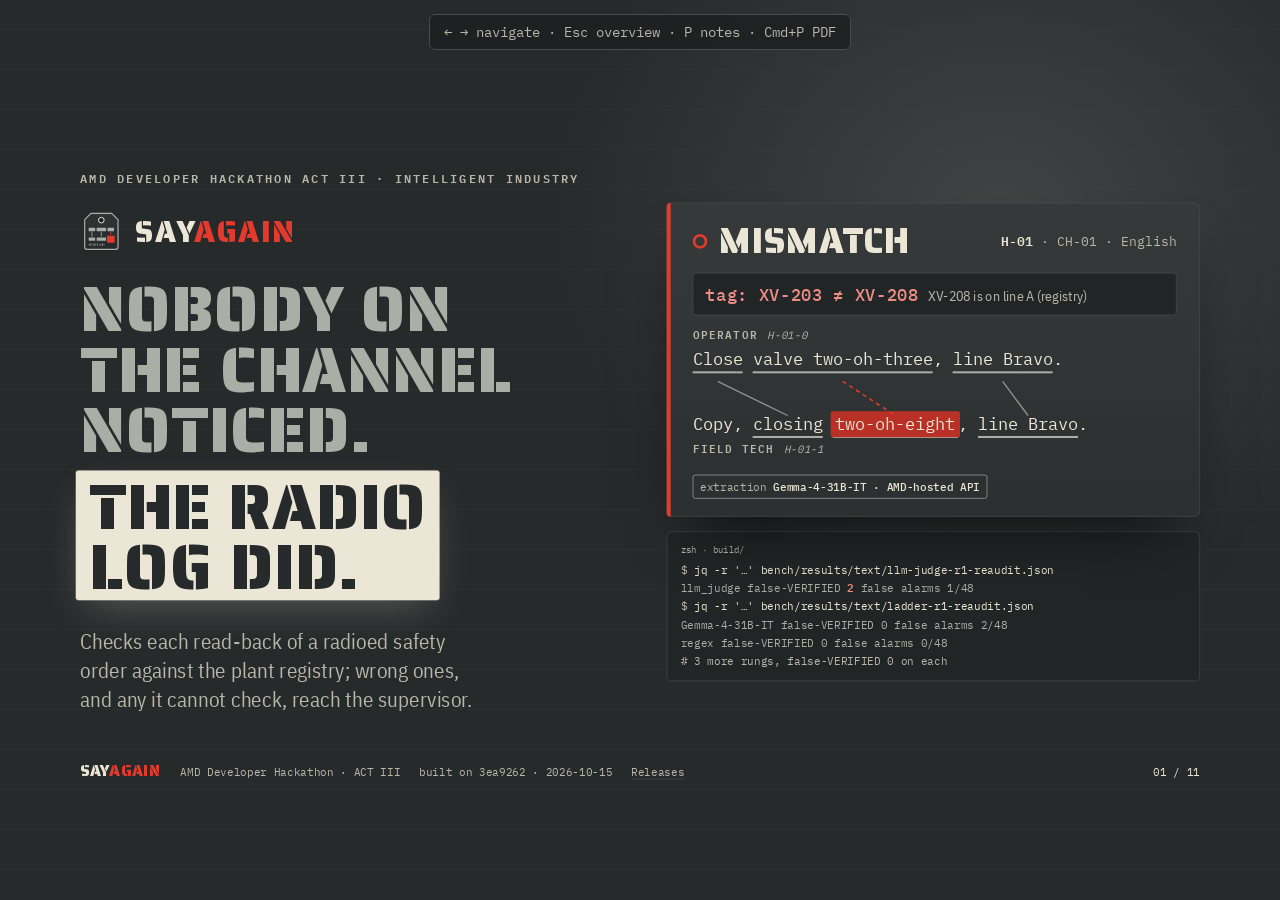
<file: docs/pitch/index.html>
<!doctype html>
<html lang="en">
<head>
<meta charset="utf-8">
<meta name="viewport" content="width=device-width,initial-scale=1">
<title>SayAgain · pitch deck</title>
<meta name="description" content="SayAgain pitch deck: every read-back of a radioed safety order checked against the plant registry; wrong ones go to the supervisor.">
<meta name="theme-color" content="#272A2B">
<meta name="color-scheme" content="dark">
<!-- bump og.png?v= whenever og.png changes: platforms cache the card by URL -->
<link rel="canonical" href="https://sayagain.edycu.dev/pitch/">
<meta name="author" content="Edy Cu">
<meta name="twitter:creator" content="@edycutjong">
<meta property="og:image:alt" content="SayAgain: the read-back two-oh-eight blocked red under the order two-oh-three, verdict MISMATCH">
<meta property="og:type" content="website">
<meta property="og:site_name" content="SayAgain">
<meta property="og:title" content="SayAgain · pitch deck">
<meta property="og:description" content="11 slides: the read-back that went wrong, the referee that caught it, the model ladder and who pays.">
<meta property="og:url" content="https://sayagain.edycu.dev/pitch/">
<meta property="og:image" content="https://sayagain.edycu.dev/assets/og.png?v=3">
<meta property="og:image:width" content="1200">
<meta property="og:image:height" content="630">
<meta name="twitter:card" content="summary_large_image">
<meta name="twitter:image" content="https://sayagain.edycu.dev/assets/og.png?v=3">
<link rel="icon" href="../assets/favicon.svg" type="image/svg+xml">
<link rel="preload" href="../assets/fonts/SairaStencilOne-Regular.woff2" as="font" type="font/woff2" crossorigin>
<style>
/* design direction: specs/design.md §4, verbatim */
:root {
  --bg:      #272A2B;  /* graphite console paint of a dimmed control room — not the tree's near-black */
  --panel:   #303435;  /* a raised console bezel / a log page under desk light */
  --ink:     #ECE6D6;  /* warm label-stock white, like the printed text on a lockout tag */
  --muted:   #8F938C;  /* grey of normal process values */
  --before:  #A9AEA6;  /* state: read-back unaudited / normal — grey, no colour until something is abnormal */
  --after:   #E23B2E;  /* state: MISMATCH caught — danger-tag red; fires only on a field that differs */
  --abstain: #E6A019;  /* state: ABSTAIN / NO-READBACK — caution amber, "a human must listen" */
  --rule:    #474C4D;  /* hairline rules of the radio log page */
  --font-display: "Saira Stencil One", "Saira Condensed", "Arial Narrow", sans-serif;  /* stencilled equipment-tag lettering from the pipe rack */
  --font-body:    "IBM Plex Sans Condensed", "Arial Narrow", sans-serif;  /* the condensed print of procedures and log sheets */
  --font-data:    "IBM Plex Mono", ui-monospace, monospace;  /* ONLY transcripts, tag numbers, timestamps, channel ids, measured numbers */
}
@font-face{font-family:"Saira Stencil One";src:url(../assets/fonts/SairaStencilOne-Regular.woff2) format("woff2");font-display:swap}
@font-face{font-family:"IBM Plex Sans Condensed";src:url(../assets/fonts/IBMPlexSansCondensed-Regular.woff2) format("woff2");font-weight:400;font-display:swap}
@font-face{font-family:"IBM Plex Sans Condensed";src:url(../assets/fonts/IBMPlexSansCondensed-Italic.woff2) format("woff2");font-weight:400;font-style:italic;font-display:swap}
@font-face{font-family:"IBM Plex Sans Condensed";src:url(../assets/fonts/IBMPlexSansCondensed-SemiBold.woff2) format("woff2");font-weight:600;font-display:swap}
@font-face{font-family:"IBM Plex Mono";src:url(../assets/fonts/IBMPlexMono-Regular.woff2) format("woff2");font-weight:400;font-display:swap}
@font-face{font-family:"IBM Plex Mono";src:url(../assets/fonts/IBMPlexMono-Medium.woff2) format("woff2");font-weight:500;font-display:swap}
@font-face{font-family:"IBM Plex Mono";src:url(../assets/fonts/IBMPlexMono-SemiBold.woff2) format("woff2");font-weight:600;font-display:swap}
@keyframes drift{to{transform:translateY(-624px)}}
@keyframes slam{from{background:transparent;transform:scale(.88)}to{background:var(--after-block);transform:none}}
@keyframes drop{from{opacity:0;transform:translateY(-8px)}}
@keyframes spray{from{opacity:0;filter:blur(6px);letter-spacing:.12em}to{opacity:1;filter:none}}
@keyframes flow{to{stroke-dashoffset:-32}}
@keyframes draw{from{opacity:0;stroke-dashoffset:200}to{opacity:1;stroke-dashoffset:0}}
@keyframes hit{from{stroke:var(--before);fill:var(--panel);transform:scale(.8)}to{stroke:var(--after);fill:var(--after-tint);transform:none}}
@keyframes fade{from{opacity:0}to{opacity:1}}
@keyframes blink{to{opacity:0}}
@keyframes fadein{from{opacity:0;transform:translateY(8px)}}
@keyframes under{from{border-bottom-color:transparent}}
@keyframes rail{from{background:var(--rule)}}

</style>
<link rel="stylesheet" href="deck.css">
<!-- Keys: arrows / space / PageDown navigate · Esc overview · P presenter notes · F fullscreen (C toggles a contrast-debug outline) · Cmd+P prints one slide per page.
     Images: ../assets/shots/*.webp are captures of docs/replay/. Every figure is read from bench/results/ or evidence/. -->
</head>
<body>
<div class="viewport" id="viewport">
<main class="stage" id="stage">

<section class="slide s-cover on" data-title="Cover" aria-label="Slide 1, cover">
<div class="cv-l">
<p class="lab">AMD Developer Hackathon ACT III · Intelligent Industry</p>
<p class="wm"><img src="../assets/icon.svg" alt="" width="64" height="64"><span>SAY<span class="ag">AGAIN</span></span></p>
<h1><span class="g">Nobody on the channel noticed.</span> <span class="k"><span class="chipline">The radio<br> log did.</span></span></h1>
<p class="sub wide">Checks each read-back of a radioed safety order against the plant registry; wrong ones, and any it cannot check, reach the supervisor.</p>
</div>
<div class="cv-r render">
<article class="xcard v-MISMATCH" id="x-open" data-x="H-01" data-ins="H-01-0" data-rb="H-01-1">
<header class="xc-h">
<p class="xc-v"><i class="ring" aria-hidden="true"></i><span>MISMATCH</span></p>
<p class="xc-meta"><b>H-01</b> · CH-01 · English</p>
</header>
<p class="xc-diff"><b>tag: <span class="nw">XV-203</span> ≠ <span class="nw">XV-208</span></b> <span><span class="nw">XV-208</span> is on line A (registry)</span></p>
<div class="xc-strip">
<div class="xc-turn ins" data-t="H-01-0" data-role="operator">
<p class="who"><b>OPERATOR</b><span>H-01-0</span></p>
<p class="said"><span class="sp" data-f="action" data-c="0">Close</span> <span class="sp" data-f="tag" data-c="0">valve two-oh-three</span>, <span class="sp" data-f="line" data-c="0">line Bravo</span>.</p>
</div>
<div class="xc-turn rb" data-t="H-01-1" data-role="field">
<p class="who"><b>FIELD TECH</b><span>H-01-1</span></p>
<p class="said">Copy, <span class="sp" data-f="action" data-c="0">closing</span> <span class="sp" data-f="tag" data-c="0"><mark class="red">two-oh-eight</mark></span>, <span class="sp" data-f="line" data-c="0">line Bravo</span>.</p>
</div>
<svg class="connectors" aria-hidden="true"></svg>
</div>
<div class="xc-act">
<button type="button" class="btn ink" data-act="confirm">Confirm error</button>
<button type="button" class="btn" data-act="dismiss">Dismiss…</button>
<form class="why" hidden><label>Reason <input name="why" maxlength="120" required placeholder="e.g. the tech corrected it on the channel"></label><button class="btn" type="submit">Dismiss</button></form>
<p class="stamp" role="status" aria-live="polite"></p>
</div>
<ul class="xc-badges">
<li>speaker <b>text·scripted</b></li>
<li class="amd">extraction <b>Gemma-4-31B-IT · <span class="nw">AMD-hosted API</span></b></li>
<li data-src="docs/replay/data/ladder-r1-reaudit--Gemma-4-31B-IT.json">referee <b>local · 1.07 ms</b></li>
</ul>
</article>
<div class="tcard" data-src="evidence/terminal-2026-10-14.log"><p class="tb">zsh · build/</p><p class="tl cmd">jq -r '…' bench/results/text/llm-judge-r1-reaudit.json</p><p class="tl">llm_judge  false-VERIFIED <b class="bad">2</b>  false alarms 1/48</p><p class="tl cmd">jq -r '…' bench/results/text/ladder-r1-reaudit.json</p><p class="tl">Gemma-4-31B-IT  false-VERIFIED 0  false alarms 2/48</p><p class="tl">regex  false-VERIFIED 0  false alarms 0/48</p><p class="tl com"># 3 more rungs, false-VERIFIED 0 on each</p></div>
</div>
<aside class="speaker-notes">An operator radios close valve two-oh-three, line Bravo. The technician answers two-oh-eight. That is a different valve, on a different line, and on a busy channel nobody may catch it. SayAgain is the radio log that checks itself.</aside>
</section>

<section class="slide s-before" data-title="Before" aria-label="Slide 2, the channel today">
<p class="lab">CH-01 · how the channel hears it today</p>
<h2>Two lines. Nobody flags them.</h2>
<div class="plain render">
<p class="pl"><span class="who">OPERATOR</span><span class="said">Close valve <b>two-oh-three</b>, line Bravo.</span></p>
<p class="pl"><span class="who">FIELD TECH</span><span class="said">Copy, closing <b>two-oh-eight</b>, line Bravo.</span></p>
<p class="none">no flag · no card · the crew walks to <span class="nw">XV-208</span></p>
</div>
<svg class="mini render" viewBox="0 0 1680 230" role="img" aria-label="Line A with XV-208 and line B with XV-203, all grey: nothing on the channel marks the wrong valve">
<text x="0" y="40" class="lt">LINE A · CLARIFICATION</text><path class="pipe" d="M0 80 H1680"/>
<text x="0" y="160" class="lt">LINE B · PRESS STATION</text><path class="pipe" d="M0 200 H1680"/>
<g transform="translate(1000 80)"><path class="vb" d="M-36 -24 L36 24 L36 -24 L-36 24 Z"/><text x="52" y="-26" class="tg">XV-208</text></g>
<g transform="translate(1000 200)"><path class="vb" d="M-36 -24 L36 24 L36 -24 L-36 24 Z"/><text x="52" y="-26" class="tg">XV-203</text></g>
<path class="route" d="M952 178 C 890 156, 890 124, 954 102"/>
</svg>
<p class="foot-note">In the registry the demo runs on, <span class="nw">XV-203</span> is on line B at the press station; <span class="nw">XV-208</span> is on line A, in clarification.</p>
<aside class="speaker-notes">This is the read-back as the channel hears it. Both lines sound routine. The read-back exists so the operator catches the wrong digit, and when the operator misses it too, nothing else on the channel checks it.</aside>
</section>

<section class="slide s-gap" data-title="The gap" aria-label="Slide 3, the gap">
<p class="lab">Three-way communication</p>
<h2><span class="ln">Read-back is the check.</span> <span class="ln">Nothing checks it.</span></h2>
<div class="gap2">
<div class="strips render" data-src="evidence/sources.json">
<p class="sh">Wrong read-backs caught, of every 100 · aviation, Helmke 2021</p>
<div class="strip"><span class="who">tower</span><span class="c100"><i class="on"></i><i class="on"></i><i class="on"></i><i class="on"></i><i class="on"></i><i class="on"></i><i class="on"></i><i class="on"></i><i class="on"></i><i class="on"></i><i class="on"></i><i class="on"></i><i class="on"></i><i class="on"></i><i class="on"></i><i class="on"></i><i class="on"></i><i class="on"></i><i class="on"></i><i class="on"></i><i class="on"></i><i class="on"></i><i class="on"></i><i class="on"></i><i class="on"></i><i class="on"></i><i class="on"></i><i class="on"></i><i class="on"></i><i class="on"></i><i class="on"></i><i class="on"></i><i class="on"></i><i class="on"></i><i class="on"></i><i class="on"></i><i class="on"></i><i class="on"></i><i class="on"></i><i class="on"></i><i class="on"></i><i class="on"></i><i class="on"></i><i class="on"></i><i class="on"></i><i class="on"></i><i class="on"></i><i class="on"></i><i class="on"></i><i class="on"></i><i class="on"></i><i class="on"></i><i class="on"></i><i class="on"></i><i class="on"></i><i class="on"></i><i class="on"></i><i class="on"></i><i class="on"></i><i class="on"></i><i class="on"></i><i class="on"></i><i class="on"></i><i></i><i></i><i></i><i></i><i></i><i></i><i></i><i></i><i></i><i></i><i></i><i></i><i></i><i></i><i></i><i></i><i></i><i></i><i></i><i></i><i></i><i></i><i></i><i></i><i></i><i></i><i></i><i></i><i></i><i></i><i></i><i></i><i></i><i></i><i></i><i></i><i></i></span><b>63</b></div>
<div class="strip"><span class="who">approach</span><span class="c100"><i class="on"></i><i class="on"></i><i class="on"></i><i class="on"></i><i class="on"></i><i class="on"></i><i class="on"></i><i class="on"></i><i class="on"></i><i class="on"></i><i class="on"></i><i class="on"></i><i class="on"></i><i class="on"></i><i class="on"></i><i class="on"></i><i class="on"></i><i class="on"></i><i class="on"></i><i class="on"></i><i class="on"></i><i class="on"></i><i class="on"></i><i class="on"></i><i class="on"></i><i class="on"></i><i class="on"></i><i class="on"></i><i class="on"></i><i class="on"></i><i class="on"></i><i class="on"></i><i class="on"></i><i class="on"></i><i class="on"></i><i class="on"></i><i class="on"></i><i class="on"></i><i class="on"></i><i class="on"></i><i class="on"></i><i class="on"></i><i class="on"></i><i class="on"></i><i class="on"></i><i class="on"></i><i class="on"></i><i class="on"></i><i class="on"></i><i class="on"></i><i></i><i></i><i></i><i></i><i></i><i></i><i></i><i></i><i></i><i></i><i></i><i></i><i></i><i></i><i></i><i></i><i></i><i></i><i></i><i></i><i></i><i></i><i></i><i></i><i></i><i></i><i></i><i></i><i></i><i></i><i></i><i></i><i></i><i></i><i></i><i></i><i></i><i></i><i></i><i></i><i></i><i></i><i></i><i></i><i></i><i></i><i></i><i></i><i></i><i></i></span><b>50</b></div>
<p class="sk">filled: caught by the controller · empty: went through</p>
</div>
<div class="norate"><p class="big">No rate</p><p>published for plant radio</p></div>
</div>
<p class="ev" data-src="evidence/sources.json"><b>Why it matters · US CSB</b>Goodyear, Houston, 2008: a relief-path valve left closed after maintenance, the other path then blocked. <span class="n">1 killed, 6 injured.</span></p>
<aside class="speaker-notes" data-src="evidence/sources.json">In aviation, tower controllers catch 63 percent of pilots' wrong read-backs and approach controllers half; the rest go through. Nobody has published that number for plant radio, so the pilot study's first job is to measure it. And a wrong valve state is not abstract: at Goodyear in 2008 an isolation valve left closed after maintenance, then a blocked relief path, led to a rupture that killed one worker and injured six, according to the Chemical Safety Board.</aside>
</section>

<section class="slide s-product" data-title="The product" aria-label="Slide 4, the product">
<p class="lab">The supervisor queue · stored shift replayed</p>
<h2>The supervisor gets the one wrong word.</h2>
<figure class="shot render">
<img src="../assets/shots/queue-h01-crop.webp" width="1440" height="665" alt="SayAgain supervisor queue: the list of exchanges, and card H-01 with two-oh-eight blocked red under the order two-oh-three, buttons Confirm error and Dismiss">
<span class="callout c1">1</span><span class="callout c2">2</span><span class="callout c3">3</span>
</figure>
<ol class="legend">
<li><b>1</b><span>the diff, checked against the registry</span></li>
<li><b>2</b><span>the read-back word that differs</span></li>
<li><b>3</b><span>a human confirms or dismisses</span></li>
</ol>
<aside class="speaker-notes">This is the real queue, replaying a stored shift. Red appears only on the read-back word the order did not have. Nothing is sent to the plant: the card leaves the queue only through a supervisor's decision, and every card lists the receipts of the model calls behind it.</aside>
</section>

<section class="slide s-how" data-title="How it decides" aria-label="Slide 5, how it decides">
<p class="lab">One model job · everything else is code</p>
<h2>The model points. Code decides.</h2>
<div class="flow3 render">
<div class="f1"><p class="h">1 · the exchange the model read</p><p class="who5">order</p><p class="line dim"><span class="sp" data-f="action" data-c="0">Close</span> <span class="sp" data-f="tag" data-c="0">valve two-oh-three</span>, <span class="sp" data-f="line" data-c="0">line Bravo</span>.</p><p class="who5">read-back</p><p class="line">Copy, <span class="sp" data-f="action" data-c="0">closing</span> <span class="sp" data-f="tag" data-c="0">two-oh-eight</span>, <span class="sp" data-f="line" data-c="0">line Bravo</span>.</p><p class="m">H-01 · written words, text·scripted</p></div>
<div class="arr" aria-hidden="true">→</div>
<div class="f2"><p class="h">2 · what Gemma-4-31B-IT returned</p><pre class="json">{
  <span class="k">&quot;commands&quot;</span>: [
    {
      <span class="k">&quot;action_span&quot;</span>: <span class="s">&quot;closing&quot;</span>,
      <span class="k">&quot;line_span&quot;</span>: <span class="s">&quot;line Bravo&quot;</span>,
      <span class="k">&quot;state_span&quot;</span>: null,
      <span class="k">&quot;tag_span&quot;</span>: <span class="s">&quot;two-oh-eight&quot;</span>
    }
  ],
  <span class="k">&quot;kind&quot;</span>: <span class="s">&quot;readback&quot;</span>,
  <span class="k">&quot;retracted_spans&quot;</span>: []
}</pre><ul class="rchips" data-src="docs/replay/data/ladder-r1-reaudit--Gemma-4-31B-IT.json bench/results/text/ladder-r1.json"><li class="amd">AMD Token Factory</li><li>developer.amd.com.cn</li><li>median latency 4.304 s, first pass</li><li>cost USD 4.8937e-06</li></ul></div>
<div class="arr" aria-hidden="true">→</div>
<div class="f3"><p class="h">3 · what code decided</p><ol class="tr"><li>instruction: grounded + covered (1 command(s))</li><li>read-back: grounded + covered (1 command(s))</li><li>audio: no gate (no token probabilities, no unprompted pass)</li><li>instruction: <span class="nw">XV-203</span> line B (registry ok)</li><li>compare: tag: <span class="nw">XV-203</span> ≠ <span class="nw">XV-208</span></li></ol><p class="vd"><i class="ring" aria-hidden="true"></i>MISMATCH</p><p class="vd2">tag: <span class="nw">XV-203</span> ≠ <span class="nw">XV-208</span></p></div>
</div>
<p class="stl render">speech-to-text: none (written words) · <b>span extraction: AMD Token Factory</b> · referee: local, plain Python · queue: local</p>
<p class="rcpt render" data-src="docs/replay/data/ladder-r1-reaudit--Gemma-4-31B-IT.json bench/results/text/ladder-r1.json">receipt, as stored · request_id c9647a04cfcc4eeaadbfa965a4d74c6d · model_served self-dploy/Gemma-4-31B-IT (sic, as served) · host developer.amd.com.cn · latency_s 35.4972 (a slow call; the first pass’s median was 4.304 s) · cost_usd 4.8937e-06</p>
<aside class="speaker-notes">This is one real exchange end to end. The model has one job, on the AMD Token Factory: copy out the words that carry the action, the tag and the line. Each call leaves a receipt with the host, the model served, the request id and the cost; speech-to-text has not run on a human recording yet. Plain code checks those words are really in the transcript, that every safety word is accounted for, and that the tag exists in the plant registry. A pure function returns the verdict; the model never writes it.</aside>
</section>

<section class="slide s-refusal" data-title="The refusal" aria-label="Slide 6, the refusal">
<p class="lab"><span class="nw">XV-205</span> · not in the plant registry</p>
<h2>Judging is not the model’s job.</h2>
<div class="vs">
<div class="side judge" data-src="bench/results/text/llm-judge-r1-reaudit.json"><p class="who">LLM-as-judge<br>DeepSeek-V4.1-Flash · no registry</p><p class="vword">VERIFIED</p><p class="d">Order and read-back match; <span class="amb">the valve does not exist.</span></p><p class="d2">It also passed <b class="bad">2</b> wrong read-backs that dropped the action word.</p></div>
<div class="side ours render"><article class="xcard v-ABSTAIN" id="x-refused" data-x="R-01" data-ins="R-01-0" data-rb="R-01-1">
<header class="xc-h">
<p class="xc-v"><i class="ring" aria-hidden="true"></i><span>ABSTAIN</span></p>
<p class="xc-meta"><b>R-01</b> · CH-01 · English</p>
</header>
<p class="xc-diff amb"><b>ABSTAIN · unknown tag</b> <span>cannot clear this exchange: a human must check it</span></p>
<div class="xc-strip">
<div class="xc-turn ins" data-t="R-01-0" data-role="operator">
<p class="who"><b>OPERATOR</b><span>R-01-0</span><span>no recording</span></p>
<p class="chip amb"><span class="nw">XV-205</span> not in registry</p>
<p class="said"><span class="sp" data-f="action" data-c="0">Close</span> <span class="sp amb" data-f="tag" data-c="0">valve two-oh-five</span>, <span class="sp" data-f="line" data-c="0">line Charlie</span>.</p>
</div>
<div class="xc-turn rb" data-t="R-01-1" data-role="field">
<p class="who"><b>FIELD TECH</b><span>R-01-1</span><span>no recording</span></p>
<p class="said">Copy, <span class="sp" data-f="action" data-c="0">closing</span> <span class="sp" data-f="tag" data-c="0">two-oh-five</span>, <span class="sp" data-f="line" data-c="0">line Charlie</span>.</p>
</div>
<svg class="connectors" aria-hidden="true"></svg>
</div>
<div class="xc-act">
<button type="button" class="btn ink" data-act="confirm">Confirm: needs follow-up</button>
<button type="button" class="btn" data-act="dismiss">Dismiss…</button>
<form class="why" hidden><label>Reason <input name="why" maxlength="120" required placeholder="e.g. the tech corrected it on the channel"></label><button class="btn" type="submit">Dismiss</button></form>
<p class="stamp" role="status" aria-live="polite"></p>
</div>
<ul class="xc-badges">
<li>speaker <b>text·scripted</b></li>
<li>radio <b>none (no audio)</b></li>
<li class="amd">extraction <b>Gemma-4-31B-IT · <span class="nw">AMD-hosted API</span></b></li>
<li data-src="docs/replay/data/ladder-r1-reaudit--Gemma-4-31B-IT.json">referee <b>local · 0.768 ms</b></li>
</ul>
</article></div>
</div>
<aside class="speaker-notes">We measured the obvious alternative. Given the whole exchange and no registry, an LLM judge passed an order for a valve that does not exist, and passed two read-backs that dropped the action word. SayAgain's referee refuses to clear an unknown tag and sends it to a human.</aside>
</section>

<section class="slide s-ladder" data-title="The model ladder" aria-label="Slide 7, the model ladder">
<p class="lab" data-src="bench/results/text/ladder-r1-reaudit.json">Model ladder · AMD Token Factory · 89 held-out · text·scripted</p>
<h2 class="h7" data-src="bench/results/text/llm-judge-r1-reaudit.json bench/results/text/ladder-r1-reaudit.json"><b class="bad">2</b><span class="arw" aria-hidden="true">→</span><span class="sr"> versus </span>0 wrong read-backs passed.</h2>
<p class="sub7" data-src="bench/results/text/ladder-r1-reaudit.json">The LLM-as-judge baseline passed 2. Each of the five rungs passed 0.</p>
<div class="ld render">
<p class="hd" data-src="bench/results/text/ladder-r1-reaudit.json"><span>rung</span><span>false-VERIFIED</span><span>false alarms on 48 correct read-backs · dashed: 5 % budget</span><span></span><span>rule</span></p>
<div class="lr meets"><span class="nm">regex<small>rung 0 · no model</small></span><span class="fv" data-src="bench/results/text/ladder-r1-reaudit.json">0</span><span class="cells"><i></i><i></i><i></i><i></i><i></i><i></i><i></i><i></i><i></i><i></i><i></i><i></i><i></i><i></i><i></i><i></i><i></i><i></i><i></i><i></i><i></i><i></i><i></i><i></i><i></i><i></i><i></i><i></i><i></i><i></i><i></i><i></i><i></i><i></i><i></i><i></i><i></i><i></i><i></i><i></i><i></i><i></i><i></i><i></i><i></i><i></i><i></i><i></i></span><span class="fa" data-src="bench/results/text/ladder-r1-reaudit.json">0/48</span><span class="mr">meets</span></div>
<div class="lr allhuman"><span class="nm">MiniCPM5-2B<small>smallest on the ladder</small></span><span class="fv" data-src="bench/results/text/ladder-r1-reaudit.json">0</span><span class="cells"><i class="on"></i><i class="on"></i><i class="on"></i><i class="on"></i><i class="on"></i><i class="on"></i><i class="on"></i><i class="on"></i><i class="on"></i><i class="on"></i><i class="on"></i><i class="on"></i><i class="on"></i><i class="on"></i><i class="on"></i><i class="on"></i><i class="on"></i><i class="on"></i><i class="on"></i><i class="on"></i><i class="on"></i><i class="on"></i><i class="on"></i><i class="on"></i><i class="on"></i><i class="on"></i><i class="on"></i><i class="on"></i><i class="on"></i><i class="on"></i><i class="on"></i><i class="on"></i><i class="on"></i><i class="on"></i><i class="on"></i><i class="on"></i><i class="on"></i><i class="on"></i><i class="on"></i><i class="on"></i><i class="on"></i><i class="on"></i><i class="on"></i><i class="on"></i><i class="on"></i><i class="on"></i><i class="on"></i><i class="on"></i></span><span class="fa" data-src="bench/results/text/ladder-r1-reaudit.json">48/48</span><span class="mr">all 48 to a human</span></div>
<div class="lr meets"><span class="nm">Gemma-4-31B-IT<small>thinking off · <i class="ra">re-audit</i></small></span><span class="fv" data-src="bench/results/text/ladder-r1-reaudit.json">0</span><span class="cells"><i></i><i></i><i></i><i></i><i></i><i></i><i class="on"></i><i></i><i></i><i></i><i></i><i></i><i></i><i></i><i></i><i></i><i></i><i></i><i class="on"></i><i></i><i></i><i></i><i></i><i></i><i></i><i></i><i></i><i></i><i></i><i></i><i></i><i></i><i></i><i></i><i></i><i></i><i></i><i></i><i></i><i></i><i></i><i></i><i></i><i></i><i></i><i></i><i></i><i></i></span><span class="fa" data-src="bench/results/text/ladder-r1-reaudit.json">2/48</span><span class="mr">meets</span></div>
<div class="lr"><span class="nm">DeepSeek-V4-Flash<small>thinking off · <i class="ra">re-audit</i></small></span><span class="fv" data-src="bench/results/text/ladder-r1-reaudit.json">0</span><span class="cells"><i></i><i></i><i></i><i></i><i></i><i></i><i class="on"></i><i class="on"></i><i></i><i class="on"></i><i></i><i></i><i></i><i></i><i></i><i></i><i></i><i></i><i></i><i class="on"></i><i></i><i></i><i></i><i></i><i></i><i></i><i></i><i></i><i></i><i></i><i></i><i></i><i></i><i></i><i></i><i></i><i></i><i></i><i></i><i></i><i></i><i></i><i></i><i></i><i></i><i></i><i></i><i></i></span><span class="fa" data-src="bench/results/text/ladder-r1-reaudit.json">4/48</span><span class="mr">over budget</span></div>
<div class="lr"><span class="nm">Qwen3.8-27B<small>thinking on · <i class="ra">re-audit</i></small></span><span class="fv" data-src="bench/results/text/ladder-r1-reaudit.json">0</span><span class="cells"><i></i><i></i><i></i><i></i><i></i><i></i><i></i><i></i><i></i><i class="on"></i><i></i><i></i><i></i><i></i><i></i><i></i><i></i><i></i><i class="on"></i><i></i><i></i><i></i><i></i><i></i><i></i><i></i><i></i><i></i><i></i><i></i><i></i><i></i><i></i><i></i><i></i><i></i><i></i><i class="on"></i><i></i><i class="on"></i><i></i><i></i><i></i><i></i><i></i><i></i><i></i><i></i></span><span class="fa" data-src="bench/results/text/ladder-r1-reaudit.json">4/48</span><span class="mr">over budget</span></div>
<div class="lr judge"><span class="nm">LLM-as-judge<small>baseline · DeepSeek-V4.1-Flash · no registry</small></span><span class="fv bad" data-src="bench/results/text/llm-judge-r1-reaudit.json">2</span><span class="cells"><i></i><i></i><i></i><i></i><i></i><i></i><i></i><i></i><i class="on"></i><i></i><i></i><i></i><i></i><i></i><i></i><i></i><i></i><i></i><i></i><i></i><i class="na"></i><i></i><i></i><i></i><i></i><i></i><i></i><i></i><i></i><i></i><i></i><i></i><i></i><i></i><i></i><i></i><i></i><i></i><i></i><i></i><i></i><i></i><i></i><i></i><i></i><i></i><i></i><i></i></span><span class="fa" data-src="bench/results/text/llm-judge-r1-reaudit.json">1/48</span><span class="mr">passed <span class="nw">XV-205</span></span></div>
</div>
<p class="ev" data-src="bench/results/text/ladder-r1-reaudit.json bench/results/tts/tts-r1-radio-clean.json"><b>On written words, regex meets the rule too</b>Through synthetic speech (exploratory, no added noise) it raised <span class="n">16/48 false alarms</span>; audio decides.</p>
<aside class="speaker-notes" data-src="bench/results/text/RESULTS.md">The rule was pre-registered before the first model call: the smallest rung with no wrong read-back passed and a false-alarm load the shift can absorb. No rung passed a wrong read-back; the LLM-judge baseline did, twice. Gemma is the only model rung inside the budget, in its re-audit: the first pass left 45 of the 89 held-out cards not audited after gateway errors, and Qwen's first pass left 3. With 48 correct read-backs the interval on Gemma's two false alarms is wide: the 95 percent Wilson interval runs from 1.15 to 13.98 percent. On clean written words the plain regex meets the rule too; the recordings will show whether that survives real speech.</aside>
</section>



<section class="slide s-biz" data-title="Business" aria-label="Slide 8, business value">
<p class="lab">Who pays</p>
<h2>Priced per channel. Bought by HSE.</h2>
<div class="calc" data-src="evidence/sources.json"><p><span class="n">1,318</span><span>mills, Indonesia 2022 (Trase)</span></p><p><span class="n">× 30 %</span><span>addressable*</span></p><p><span class="n">× 6</span><span>channels per mill*</span></p><p><span class="n">× USD 2,400</span><span>per channel-year*</span></p><p class="tot"><span class="n">≈ USD 5.7 M</span><span>a year, mills only (estimate)</span></p><p class="ast">* assumption</p></div>
<div class="wedge"><p class="wl">Wedge</p><p class="wb">Free <span class="nw">30-day</span> <span class="nw">listen-only</span> baseline</p></div>
<p class="ev" data-src="evidence/sources.json"><b>Why they buy</b><span class="n">SMK3 compliance</span> (PP 50/2012, 100+ workers): this record is built for them. Next, unsized: refineries, mines, ports.</p>
<aside class="speaker-notes">We sell an on-prem licence per monitored radio channel to the HSE or K3 manager, for whom the record can serve as evidence in the SMK3 audit. The wedge is a free thirty-day listen-only baseline at one mill; after Indonesian mills come the Malaysian mills, refineries, mines and ports, none of them sized yet. The mills line alone, from our labelled assumptions, is an estimate of about 5.7 million dollars a year in Indonesia.</aside>
</section>

<section class="slide s-comp" data-title="Competition" aria-label="Slide 9, competition">
<p class="lab">Who else listens to plant radio</p>
<h2><span class="ln">Loggers transcribe.</span> <span class="ln">None we checked compares.</span></h2>
<table class="mx render">
<thead><tr><th></th><th>transcribes radio</th><th>compares a read-back</th><th>plant tag registry</th></tr></thead>
<tbody>
<tr><th>NICE Inform AI</th><td class="y">yes</td><td class="dash">—</td><td class="dash">—</td></tr>
<tr><th>Eventide NexLog + Speech Factor AI</th><td class="y">yes</td><td class="dash">—</td><td class="dash">—</td></tr>
<tr><th>Motorola Assist</th><td class="y">yes</td><td class="dash">—</td><td class="dash">—</td></tr>
<tr><th>IntelliPERMIT</th><td class="dash">—</td><td>radioed codes, not speech</td><td class="y">yes</td></tr>
<tr><th>HAAWAII (air-traffic research)</th><td class="y">yes</td><td class="y">yes, aviation</td><td>no</td></tr>
<tr class="us"><th>SayAgain</th><td>planned</td><td class="y">yes</td><td class="y">yes</td></tr>
</tbody>
</table>
<p class="srcs">— not in the public documentation we read, 2026-10-09 · sources: evidence/sources.json</p>
<aside class="speaker-notes">Radio loggers already record, transcribe and spot keywords. Among the vendors we checked, none documents comparing an instruction with its read-back. Automatic read-back checking exists in air-traffic research; IntelliPERMIT checks radioed codes, which needs a procedure change. SayAgain checks natural speech against the plant's own registry.</aside>
</section>

<section class="slide s-honest" data-title="What we abstain on" aria-label="Slide 10, what we abstain on">
<p class="lab">README</p>
<h2>What we abstain on.</h2>
<div class="hq ab">
<p class="ab-h"><i class="ring" aria-hidden="true"></i>ABSTAIN</p>
<div class="ab-qs">
<blockquote><p class="ab-q">No human recording has been measured.</p></blockquote>
<blockquote><p class="ab-q">The plant, its 120 tags and every exchange are fictional…</p></blockquote>
<blockquote><p class="ab-q">…what a language model adds is unproven until the audio rows exist.</p></blockquote>
</div>
</div>
<p class="ev" data-src="docs/replay/data/ladder-r1-reaudit--Gemma-4-31B-IT.json"><b>Measured today</b>A2-050: “line Charlie” covered two pumps, so <span class="n">a correct read-back went to a human</span>, one of 2 such false alarms in 48.</p>
<p class="slots-h">No human-recording evaluation in this submission</p>
<ul class="slots render">
<li><b>Audio row</b><span>the rule on recorded speech</span></li>
<li><b>Failure case</b><span>−6 dB look-alike tags</span></li>
<li><b>Kill test</b><span>English, Bahasa or auto</span></li>
<li><b>Blind auditor</b><span>by ear vs the queue</span></li>
</ul>
<aside class="speaker-notes">SayAgain abstains when it cannot check, and so do we. Everything you saw ran on the written scripts of a fictional plant. No human recording has been measured, and on clean words a regex already meets our rule. The human recordings decide the rest: the audio row, the minus-six-decibel failure case on real speech, the language test and a blind auditor.</aside>
</section>

<section class="slide s-ask" data-title="The ask" aria-label="Slide 11, the ask">
<p class="lab">The ask</p>
<h2>Put it on one mill’s radio.</h2>
<p class="ask">Thirty days. Listen only. Free.</p>
<ol class="road">
<li><b>Q1 2027</b><span>paid pilot, one palm-oil mill</span></li>
<li><b>Q3 2027</b><span>DCS check: did it close?</span></li>
<li><b>Q4 2027</b><span>Malaysian palm belt</span></li>
</ol>
<div class="qr"><div class="code"><svg role="img" aria-label="QR code: https://github.com/edycutjong/sayagain" xmlns="http://www.w3.org/2000/svg" viewBox="0 0 29 29" class="segno"><path class="qrline" stroke="#272a2b" d="M0 0.5h7m1 0h2m2 0h1m1 0h3m1 0h1m3 0h7m-29 1h1m5 0h1m6 0h2m1 0h4m2 0h1m5 0h1m-29 1h1m1 0h3m1 0h1m2 0h1m2 0h1m1 0h5m3 0h1m1 0h3m1 0h1m-29 1h1m1 0h3m1 0h1m1 0h2m3 0h4m1 0h3m1 0h1m1 0h3m1 0h1m-29 1h1m1 0h3m1 0h1m1 0h1m3 0h1m1 0h3m5 0h1m1 0h3m1 0h1m-29 1h1m5 0h1m1 0h4m4 0h1m2 0h2m1 0h1m5 0h1m-29 1h7m1 0h1m1 0h1m1 0h1m1 0h1m1 0h1m1 0h1m1 0h1m1 0h7m-21 1h2m2 0h1m4 0h2m1 0h1m-21 1h1m3 0h1m1 0h3m3 0h3m2 0h1m1 0h7m2 0h1m-29 1h2m2 0h1m3 0h2m2 0h5m4 0h8m-25 1h5m3 0h1m2 0h1m1 0h2m1 0h1m1 0h2m4 0h1m-28 1h2m1 0h1m3 0h2m1 0h1m3 0h3m2 0h1m1 0h4m1 0h2m-29 1h3m1 0h1m1 0h3m1 0h2m1 0h2m2 0h1m1 0h3m5 0h1m-28 1h1m2 0h3m4 0h1m1 0h1m1 0h5m3 0h7m-29 1h2m2 0h3m3 0h2m1 0h3m4 0h4m1 0h2m1 0h1m-29 1h3m1 0h1m2 0h2m2 0h1m1 0h1m1 0h3m1 0h3m5 0h2m-28 1h3m1 0h2m3 0h1m1 0h2m1 0h3m2 0h1m2 0h1m3 0h1m-28 1h2m3 0h1m1 0h2m3 0h7m1 0h1m1 0h4m1 0h2m-26 1h1m2 0h1m3 0h2m3 0h1m2 0h1m1 0h1m5 0h1m1 0h1m-27 1h1m2 0h1m2 0h2m2 0h1m1 0h5m1 0h2m1 0h2m2 0h2m-29 1h5m1 0h2m1 0h2m2 0h2m2 0h1m2 0h6m2 0h1m-21 1h3m4 0h6m3 0h1m3 0h1m-29 1h7m1 0h3m1 0h4m2 0h3m1 0h1m1 0h3m1 0h1m-29 1h1m5 0h1m2 0h2m2 0h1m2 0h2m1 0h2m3 0h1m2 0h1m-28 1h1m1 0h3m1 0h1m1 0h2m1 0h1m1 0h1m2 0h2m1 0h7m1 0h1m-28 1h1m1 0h3m1 0h1m2 0h4m1 0h3m1 0h1m2 0h1m6 0h1m-29 1h1m1 0h3m1 0h1m2 0h1m2 0h2m1 0h1m2 0h4m3 0h4m-29 1h1m5 0h1m5 0h3m2 0h2m1 0h3m1 0h2m1 0h2m-29 1h7m1 0h1m2 0h5m1 0h2m1 0h6m1 0h1"/></svg></div><p>github.com/edycutjong/sayagain</p><p class="small"><a href="https://github.com/edycutjong/sayagain/releases/latest" data-release><span data-rv>Releases</span></a></p></div>
<p class="ev"><b>Live replay</b><a href="https://sayagain.edycu.dev/replay/">sayagain.edycu.dev/replay/</a> · press “Try the refused one”</p>
<p class="sig">Edy Cu · Jakarta</p>
<aside class="speaker-notes">We are looking for one mill that will put SayAgain on its radio for thirty days, listen-only. The first deliverable is the number nobody has published: how often read-backs go wrong on plant radio. The code, the receipts and the replay are in the repository.</aside>
</section>

</main>
</div>
<div class="ui" role="group" aria-label="Deck controls">
<button type="button" id="prev" aria-label="Previous slide"><svg viewBox="0 0 24 24" aria-hidden="true"><path d="M15 5l-7 7 7 7"/></svg></button>
<button type="button" id="grid" aria-label="Slide overview (Esc)"><svg viewBox="0 0 24 24" aria-hidden="true"><rect x="3" y="3" width="7" height="7" rx="1"/><rect x="14" y="3" width="7" height="7" rx="1"/><rect x="3" y="14" width="7" height="7" rx="1"/><rect x="14" y="14" width="7" height="7" rx="1"/></svg></button>
<button type="button" id="notes" aria-label="Presenter notes (P)"><svg viewBox="0 0 24 24" aria-hidden="true"><path d="M4 5h16v10H4z"/><path d="M8 19h8"/></svg></button>
<button type="button" id="next" aria-label="Next slide"><svg viewBox="0 0 24 24" aria-hidden="true"><path d="M9 5l7 7-7 7"/></svg></button>
</div>
<p class="hint">← → navigate · Esc overview · P notes · Cmd+P PDF</p>
<p class="phone">This deck is 16:9. On a phone, open the <a href="sayagain-pitch-deck.pdf">PDF</a> or turn the phone sideways.</p>
<div class="notes-panel" id="notesPanel" aria-live="polite"><div class="nt" id="noteText"></div><div class="meta" id="noteMeta"></div></div>
<div class="overview" id="overview" role="dialog" aria-label="Slide overview"></div>
<script>window.DECK_VERSION = "built on 3ea9262 · 2026-10-15";</script>
<script src="deck.js" defer></script>
</body>
</html>
</file>
<file: docs/assets/site.css>
/* SayAgain landing. Direction: control-room stencil (specs/design.md §3) — graphite console paint, grey until abnormal,
   danger-tag red only on a read-back word that differs, caution amber only when a human must listen.
   Built from the stored results in bench/results/ and docs/replay/data/. */


/* derived (design.md §7): tints of the tokens, never new hues */
:root{
  color-scheme:dark;
  --mid:#B9B6AA; --sunk:#222526;
  --after-text:color-mix(in srgb,var(--after) 58%,#fff);
  --after-block:color-mix(in srgb,var(--after) 82%,#000);
  --after-display:color-mix(in srgb,var(--after) 85%,#fff);
  --after-tint:color-mix(in srgb,var(--after) 22%,var(--panel));
  --abstain-text:color-mix(in srgb,var(--abstain) 80%,#fff);
  --panel-hi:color-mix(in srgb,var(--panel),var(--ink) 3%);
  --panel-lo:color-mix(in srgb,var(--panel),var(--bg) 45%);
  --desk:color-mix(in srgb,var(--panel),var(--ink) 5%);
  --ink-hi:color-mix(in srgb,var(--ink),#fff 45%);
  --line:rgba(236,230,214,.13);
  --hatch-amber:repeating-linear-gradient(135deg,rgba(230,160,25,.55) 0 3px,transparent 3px 8px);
  --hatch-grey:repeating-linear-gradient(135deg,rgba(169,174,166,.38) 0 3px,transparent 3px 8px);
  --ease:cubic-bezier(.16,1,.3,1);
  --land:cubic-bezier(.34,1.3,.64,1);
  --w:1240px; --pad:64px;
}

*,*::before,*::after{box-sizing:border-box}
html{background:radial-gradient(140% 90% at 50% 0%,transparent 45%,rgba(0,0,0,.26) 100%) fixed,repeating-linear-gradient(180deg,transparent 0 47px,rgba(236,230,214,.022) 47px 48px),var(--bg);color:var(--ink);-webkit-text-size-adjust:100%;scroll-behavior:smooth;scroll-padding-top:88px;
  scrollbar-color:var(--rule) var(--sunk);overflow-x:clip}
body{margin:0;position:relative;font:400 19px/1.5 var(--font-body);-webkit-font-smoothing:antialiased;text-rendering:optimizeLegibility}
::selection{background:var(--before);color:var(--bg)}
:focus-visible{outline:2px solid var(--ink);outline-offset:3px;border-radius:3px}
a{color:var(--ink);text-decoration-color:var(--rule);text-underline-offset:4px;text-decoration-thickness:1px;transition:color .18s var(--ease),text-decoration-color .18s var(--ease)}
a:hover{color:var(--ink-hi);text-decoration-color:var(--before)}
img,svg{display:block;max-width:100%}
code,pre,kbd{font-family:var(--font-data);font-feature-settings:"tnum" 1}
code{font-size:.84em;color:var(--mid)}
b,strong{font-weight:600}
[hidden]{display:none!important}
html:not(.js) #replay-strip,html:not(.js) .xc-act,html:not(.js) .tbtn,html:not(.js) .copy,html:not(.js) #picklist,html:not(.js) .refused{display:none}
html:not(.js) [data-pick-detail][hidden]{display:block!important;margin-top:28px}
html:not(.js) .console{grid-template-columns:minmax(0,1fr)}
html.no-motion #replay-strip,html.no-motion #term-play{display:none}
.nw{white-space:nowrap}
.skip{position:absolute;left:12px;top:-64px;z-index:50;background:var(--ink);color:var(--bg);padding:10px 14px;border-radius:4px;font-weight:600;text-decoration:none}
.skip:focus{top:12px}
.lab{margin:0;font:600 12px/1.35 var(--font-data);letter-spacing:.16em;text-transform:uppercase;color:var(--mid)}
.num{font-family:var(--font-display);font-weight:400;font-feature-settings:"tnum" 1;letter-spacing:.01em}

/* ---------- buttons: hover, press and focus feedback on every control ---------- */
.btn{display:inline-flex;align-items:center;justify-content:center;gap:9px;min-height:44px;padding:0 16px;border-radius:4px;cursor:pointer;
  background:var(--panel);border:1px solid var(--rule);color:var(--ink);font:600 16px/1.1 var(--font-body);letter-spacing:.02em;text-decoration:none;
  transition:background-color .18s var(--ease),border-color .18s var(--ease),color .18s var(--ease),transform .12s var(--ease),box-shadow .18s var(--ease)}
.btn:hover{background:var(--desk);border-color:var(--before);color:var(--ink-hi)}
.btn:active{transform:translateY(1px) scale(.98)}
.btn svg{width:18px;height:18px;fill:none;stroke:currentColor;stroke-width:1.8;stroke-linecap:round;stroke-linejoin:round;flex:none}
.btn.ink{background:var(--ink);border-color:var(--ink);color:var(--bg)}
.btn.ink svg{fill:currentColor;stroke:none}
.btn svg.gh{fill:currentColor;stroke:none}
.btn.ink svg:not(.gh){fill:none;stroke:currentColor}
.btn.ink:hover{background:var(--ink-hi);border-color:var(--ink-hi);color:var(--bg);box-shadow:0 8px 24px -10px rgba(236,230,214,.45)}
.btn.ghost{background:transparent}
.btn.lg{min-height:52px;padding:0 22px;font-size:17px}
.btn.sm{min-height:36px;padding:0 12px;font-size:14px}
.btn.amb{border-color:color-mix(in srgb,var(--abstain) 60%,var(--rule));background:transparent;gap:12px}
.btn.amb b{font:600 16px var(--font-data);color:var(--abstain-text);letter-spacing:.04em}
.btn.amb:hover{border-color:var(--abstain);box-shadow:0 0 0 4px rgba(230,160,25,.12);background:transparent}

/* ---------- the world behind the fold: the replayed shift's own log, drifting under a desk lamp ---------- */
.world{position:absolute;inset:0 0 auto 0;height:min(820px,100vh);overflow:hidden;z-index:-1;pointer-events:none;
  -webkit-mask-image:linear-gradient(180deg,#000 0,#000 55%,transparent 100%);mask-image:linear-gradient(180deg,#000 0,#000 55%,transparent 100%)}
.pool{position:absolute;inset:0;background:
  radial-gradient(36% 50% at 75% 36%,color-mix(in srgb,var(--desk),var(--ink) 9%) 0,transparent 72%),
  radial-gradient(60% 50% at 20% 0%,rgba(236,230,214,.035) 0,transparent 70%)}
.tape{position:absolute;left:54%;top:150px;width:60%;margin:0;padding:0;list-style:none;opacity:.075;
  -webkit-mask-image:linear-gradient(90deg,transparent 0,#000 18%,#000 60%,transparent 92%);mask-image:linear-gradient(90deg,transparent 0,#000 18%,#000 60%,transparent 92%);
  animation:drift 140s linear infinite}
.tape li{display:grid;grid-template-columns:84px 44px 150px 86px minmax(0,1fr);height:48px;align-items:center;border-bottom:1px solid var(--ink);
  font:400 15px/1 var(--font-data);color:var(--ink);white-space:nowrap}
.tape .v-MISMATCH{color:var(--after-display)}

/* ---------- nav ---------- */
.nav{position:sticky;top:0;z-index:30;display:flex;align-items:center;gap:28px;height:72px;padding:0 max(var(--pad),calc((100vw - var(--w)) / 2));
  background:var(--bg);border-bottom:1px solid var(--line)}
nav.jump{display:none}
.t-sm{display:none}
.brand{display:inline-flex;align-items:center;gap:12px;text-decoration:none;color:var(--ink)}
.brand span{font:400 25px/1 var(--font-display);letter-spacing:.03em}
.brand img{width:34px;height:34px}
.brand .ag{color:var(--after)} /* >= 24px everywhere: large text, so the hero red passes the 3:1 AA bar (3.4:1) */ /* same split as the README hero: "Say" in ink, "Again" in MISMATCH red (a wordmark: WCAG 1.4.3 logotype exception) */
.nav nav{margin-left:auto}
.links{display:flex;gap:4px;margin:0;padding:0;list-style:none}
.links a{display:block;padding:8px 10px;border-radius:4px;color:var(--mid);text-decoration:none;font-size:16px;white-space:nowrap}
.links a:hover,.links a[aria-current="true"]{color:var(--ink);background:rgba(236,230,214,.06)}
.nav-cta{display:flex;gap:10px}

/* ---------- fold ---------- */
.fold{position:relative;display:grid;grid-template-columns:minmax(0,1fr) minmax(0,520px);grid-template-rows:auto 1fr;grid-template-areas:"h c" "l c";column-gap:64px;row-gap:24px;
  max-width:calc(var(--w) + 2 * var(--pad));margin:0 auto;padding:48px var(--pad) 22px;align-items:start}
.fold-h{grid-area:h}.fold-card{grid-area:c;align-self:start;margin-top:6px}.fold-l{grid-area:l;align-self:start}
h1{margin:18px 0 0;font:400 clamp(42px,4.4vw,62px)/.95 var(--font-display);text-transform:uppercase;letter-spacing:.004em;text-wrap:balance;container:hd / inline-size}
/* the lit phrase is one label: on one line when it fits, else broken after RADIO so the label hugs its words */
h1 .chipline .cb{display:none}
@container hd (max-width:10.4em){h1 .chipline .cb{display:inline}}
h1 .s1{display:block;color:var(--mid)}
.def-sm{display:none}
.fold-card .said{font-size:19px}
h1 .s2{display:block;margin-top:.2em;color:var(--ink)}
h1 .chipline{display:inline-block;max-width:100%;background:var(--ink);color:var(--bg);padding:.1em .2em .05em;margin-left:-.2em;border-radius:3px;line-height:.95;
  box-shadow:0 0 0 1px rgba(236,230,214,.4),0 18px 50px -12px rgba(236,230,214,.28)}
.lede{margin:0;max-width:36em;color:var(--mid);font-size:20px;line-height:1.55}
.lede b{color:var(--ink);font-weight:600}
.cta{display:flex;flex-wrap:wrap;gap:12px;margin-top:28px}
.proof{display:flex;flex-wrap:wrap;gap:6px 0;margin:22px 0 0;font:400 13px/1.5 var(--font-data);color:var(--mid)}
.proof span{white-space:nowrap}
.proof span:not(:last-child)::after{content:"·";margin:0 10px;color:var(--mid)}
.fold-cap{display:flex;align-items:flex-start;gap:14px;margin-top:14px;color:var(--mid);font-size:14px;line-height:1.45}
.fold-cap p{margin:0}
.fold-cap p b{color:var(--ink);font-size:16px}
.steps .ev code{white-space:nowrap}
.lede b{color:var(--ink);font-weight:600}
.fold-cap .btn{flex:none}

/* ---------- the read-back card (the queue's own card, same anatomy) ---------- */
.xcard{position:relative;background:linear-gradient(180deg,var(--panel-hi),var(--panel-lo));border:1px solid var(--rule);border-radius:6px;
  padding:24px 26px 20px 28px;box-shadow:0 40px 80px -36px rgba(0,0,0,.7),inset 0 1px 0 rgba(236,230,214,.05)}
.xcard::before{content:"";position:absolute;left:-1px;top:-1px;bottom:-1px;width:4px;border-radius:6px 0 0 6px;background:var(--rule)}
.xcard.v-MISMATCH::before{background:var(--after)}
.js .xcard.v-MISMATCH.armed::before{background:var(--rule);transition:background-color .35s var(--ease)}
.js .xcard.v-MISMATCH.armed.p-slam::before{background:var(--after)}
.xcard.v-ABSTAIN::before,.xcard.v-NO_READBACK::before{background:var(--hatch-amber),var(--panel)}
.xc-h{display:flex;align-items:center;justify-content:space-between;gap:16px;flex-wrap:wrap}
.xc-v{display:flex;align-items:center;gap:14px;margin:0;font:400 44px/1 var(--font-display);letter-spacing:.02em}
.xc-v .ring{width:16px;height:16px;border-radius:50%;border:3px solid var(--before);flex:none}
.v-MISMATCH .xc-v .ring{border-color:var(--after)}
.v-ABSTAIN .xc-v,.v-NO_READBACK .xc-v{color:var(--abstain)}
.v-ABSTAIN .xc-v .ring,.v-NO_READBACK .xc-v .ring{border-color:var(--abstain)}
.v-VERIFIED .xc-v .ring{border:0;width:20px;height:20px;background:none;position:relative}
.v-VERIFIED .xc-v .ring::after{content:"";position:absolute;left:4px;top:1px;width:8px;height:14px;border:solid var(--ink);border-width:0 3px 3px 0;transform:rotate(40deg)}
.xc-meta{margin:0;font:400 14px/1.3 var(--font-data);color:var(--mid)}
.xc-meta b{color:var(--ink);font-weight:600}
.xc-diff{margin:16px 0 4px;padding:11px 14px;background:var(--sunk);border:1px solid var(--rule);border-radius:4px;font-size:15px;color:var(--mid);line-height:1.4}
.xc-diff b{font:500 18px/1.3 var(--font-data);color:var(--after-text);margin-right:8px}
.xc-diff.amb b{color:var(--abstain-text)}
.xc-diff.ok b{color:var(--ink)}
.xc-strip{position:relative;margin-top:6px}
.xc-turn{display:flex;flex-direction:column;gap:6px;padding:14px 0 12px;border-bottom:1px solid var(--line)}
.xc-turn.ins{border-bottom:0;padding-bottom:22px}
.xc-turn.rb{padding-top:22px}
.xc-turn.rb .who{order:2}
.xc-turn.off{opacity:.55}
.xc-turn.none .said{color:var(--abstain-text);font-style:italic}
.who{display:flex;flex-wrap:wrap;gap:0 10px;margin:0;font:400 12px/1.4 var(--font-data);color:var(--mid)}
.who b{font-weight:600;letter-spacing:.14em;color:var(--mid)}
.who span:last-child{font-style:italic}
.said{margin:0;font:400 21px/1.55 var(--font-data);color:var(--ink);overflow-wrap:anywhere}
.sp{border-bottom:2px solid var(--before);padding-bottom:1px;white-space:nowrap}
.sp.amb{border-bottom:2px dashed var(--abstain)}
mark.red{background:var(--after-block);color:var(--ink);padding:1px 5px;margin:0 -2px;border-radius:2px;box-decoration-break:clone;-webkit-box-decoration-break:clone}
.gap{display:inline-block;font:500 13px/1.4 var(--font-data);color:var(--after-text);border:1px dashed var(--after);border-radius:3px;padding:1px 7px;vertical-align:.15em}
.chip.amb{align-self:flex-start;margin:0 0 4px;font:600 12px/1 var(--font-data);color:var(--abstain-text);border:1px solid var(--abstain);border-radius:3px;padding:5px 7px;letter-spacing:.04em}
.xc-strip svg.connectors{position:absolute;inset:0;width:100%;height:100%;overflow:visible;pointer-events:none}
svg.connectors line{stroke:var(--muted);stroke-width:1.3}
svg.connectors line.red{stroke:var(--after);stroke-dasharray:4 4;stroke-width:1.6}
svg.connectors line.amb{stroke:var(--abstain);stroke-dasharray:4 4}
.xc-act{display:flex;flex-wrap:wrap;align-items:center;gap:10px;margin-top:16px}
.xc-act .why{display:flex;flex-wrap:wrap;gap:8px;align-items:center;width:100%}
.xc-act .why label{display:flex;gap:8px;align-items:center;font-size:14px;color:var(--mid);flex:1 1 260px}
.xc-act .why input{flex:1;min-width:0;min-height:40px;padding:6px 10px;border-radius:4px;border:1px solid var(--rule);background:var(--sunk);color:var(--ink);font:400 15px var(--font-body)}
.xc-act .why input:focus-visible{outline:2px solid var(--ink);outline-offset:1px}
.xc-act .why input:invalid:not(:placeholder-shown){border-color:var(--abstain)}
.stamp{margin:0;font:600 13px/1.3 var(--font-data);letter-spacing:.06em;color:var(--ink)}
.stamp:empty{display:none}
.xc-badges{display:flex;flex-wrap:wrap;gap:6px;margin:14px 0 0;padding:0;list-style:none}
.xc-badges li{font:400 12.5px/1 var(--font-data);color:var(--mid);border:1px dashed var(--rule);border-radius:3px;padding:6px 8px}
.xc-badges li b{color:var(--ink);font-weight:500}
.xc-badges li.amd{border-style:solid;border-color:var(--before)}

/* opening card choreography — the default is the final state (no-JS, print, reduced motion) */
.js .xcard.armed .said .w{opacity:0}
.js .xcard.armed .xc-diff,.js .xcard.armed .xc-v,.js .xcard.armed .xc-act,.js .xcard.armed .xc-badges,.js .xcard.armed .chip,.js .xcard.armed .gap{opacity:0}
.xcard .w{display:inline;transition:opacity .28s var(--ease)}
.xcard.armed .sp{border-bottom-color:transparent}
.js .xcard.armed .said .w.on{opacity:1}
.xcard.armed.p-point .sp{border-bottom-color:var(--before);transition:border-color .35s var(--ease)}
.xcard.armed.p-point .sp.amb{border-bottom-color:var(--abstain)}
.xcard.armed mark.red{background:transparent;color:var(--ink)}
.xcard.armed.p-slam mark.red{animation:slam .6s var(--land) both}
.xcard mark.red{display:inline-block}
.js .xcard.armed.p-slam .xc-diff,.js .xcard.armed.p-slam .chip,.js .xcard.armed.p-slam .gap{opacity:1;animation:drop .45s var(--ease) both}
.js .xcard.armed.p-verdict .xc-v{opacity:1;animation:spray .55s var(--ease) both}
.js .xcard.armed.p-verdict .xc-act,.js .xcard.armed.p-verdict .xc-badges{opacity:1;transition:opacity .4s var(--ease) .15s}
.xcard svg.connectors line{transition:stroke-dashoffset .5s var(--ease),opacity .3s}
.xcard.armed:not(.p-link) svg.connectors{opacity:0}

/* ---------- receipts: four measured numbers under the buttons ---------- */
.receipts{margin:34px 0 0}
.receipts .lab{padding-bottom:12px;border-bottom:1px solid var(--line)}
.receipts ul{display:grid;grid-template-columns:repeat(2,minmax(0,1fr));margin:0;padding:0;list-style:none}
.receipts li{display:flex;flex-direction:column;gap:6px;padding:16px 18px 14px 0;border-bottom:1px solid var(--line)}
.receipts li:nth-child(even){padding-left:20px;border-left:1px solid var(--line)}
.receipts .num{font-size:clamp(40px,3.6vw,52px);line-height:1;color:var(--ink);white-space:nowrap}
.receipts .num .was{color:var(--after-display)}
.receipts li:not(:first-child) .num{font-size:clamp(28px,2.5vw,38px);color:var(--before)}
.receipts li > span{text-wrap:balance}
.receipts .num .arw{margin:0 .14em;font:400 .6em/1 var(--font-body);color:var(--mid);vertical-align:.2em}
.receipts .num.cost{font-size:clamp(30px,2.7vw,40px);padding-top:.25em}
.receipts .num small{font:600 .34em/1 var(--font-data);letter-spacing:.06em;color:var(--mid);margin-left:.25em}
.receipts li > span{color:var(--mid);font-size:15.5px;line-height:1.35}
.receipts .srcs{margin:10px 0 0;font:400 12px/1.5 var(--font-data);color:var(--mid)}

/* ---------- section scaffold ---------- */
.sec{max-width:calc(var(--w) + 2 * var(--pad));margin:0 auto;padding:136px var(--pad) 0}
.sec-head{max-width:820px;margin-bottom:44px}
h2{margin:14px 0 0;font:400 clamp(34px,3.7vw,52px)/1.0 var(--font-display);text-transform:uppercase;letter-spacing:.006em;text-wrap:balance;color:var(--ink)}
.sec-head .lede{margin-top:18px;font-size:19px}
h3{margin:0;font:600 22px/1.2 var(--font-body);letter-spacing:.01em}

/* ---------- consequence: the plant mimic ---------- */
.mimic{margin:0;padding:24px 28px 18px;background:#2C3031;border:1px solid var(--rule);border-radius:6px;position:relative;overflow:hidden}
.mimic::after{content:"";position:absolute;inset:0;background:radial-gradient(40% 70% at 64% 30%,rgba(236,230,214,.04),transparent 70%);pointer-events:none}
.mimic svg{width:100%;height:auto}
.mimic .lt{font:500 15px var(--font-data);fill:var(--mid);letter-spacing:.12em}
.mimic .pipe{stroke:var(--before);stroke-width:4;fill:none}
.mimic .flow{stroke:var(--bg);stroke-width:2;fill:none;stroke-dasharray:10 22;animation:flow 2.2s linear infinite}
.mimic .vl .body{fill:var(--panel);stroke:var(--before);stroke-width:3;stroke-linejoin:round}
.mimic .vl .stem{fill:none;stroke:var(--before);stroke-width:3}
.mimic .tg{font:400 26px var(--font-display);fill:var(--ink);letter-spacing:.04em}
.mimic .ar{font:400 14px var(--font-data);fill:var(--mid)}
.mimic .nt{font:600 15px var(--font-data);text-anchor:middle;fill:var(--ink)}
.mimic .vl.nb .tg{fill:var(--before)}
.mimic .hl{font:500 14px var(--font-data);fill:var(--after-text)}
.mimic .vl.from .body{stroke:var(--ink);fill:#383C3D}
.mimic .vl.to .body{stroke:var(--after);fill:color-mix(in srgb,var(--after) 22%,var(--panel));stroke-width:4}
.mimic .vl.to .nt{fill:var(--after-text)}
.mimic .hop{fill:none;stroke:var(--after);stroke-width:2.5;stroke-dasharray:7 7}
.mimic .hop-head{fill:var(--after)}
.js .mimic.armed .vl.to .body{stroke:var(--before);fill:var(--panel);stroke-width:3}
.js .mimic.armed .vl.to .nt{fill:var(--mid);opacity:0}
.js .mimic.armed .hop,.js .mimic.armed .hl{opacity:0}
.mimic.play .hop{animation:draw 1.1s var(--ease) .35s both}
.mimic.play .hl{animation:fade .5s var(--ease) 1.3s both}
.mimic.play .vl.to .body{animation:hit .7s var(--land) 1.2s both}
.mimic.play .vl.to .nt{animation:fade .5s var(--ease) 1.5s both}
.mimic .vl.to .body{transform-box:fill-box;transform-origin:center}
.mimic figcaption{margin-top:10px;font-size:14px;color:var(--mid);line-height:1.6}
.context{display:grid;grid-template-columns:repeat(3,minmax(0,1fr));gap:28px;margin-top:40px}
.context.band{gap:0;padding:6px 0;background:color-mix(in srgb,var(--ink) 86%,var(--bg));border-radius:6px;box-shadow:0 30px 60px -36px rgba(0,0,0,.8)}
.context.band blockquote{padding:26px 30px 24px;border-top:0}
.context.band blockquote+blockquote{border-left:1px solid rgba(39,42,43,.22)}
.context.band .fig .num{color:var(--bg)}
.context.band p{color:#33373A}
.context.band cite{color:#454a4b}
.context blockquote{margin:0;padding:22px 0 0;border-top:1px solid var(--rule)}
.context p{margin:0;color:var(--mid);font-size:17px;line-height:1.5}
.context .fig{margin:0 0 10px}
.context .fig .num{font-size:36px;line-height:1.05;color:var(--ink);text-transform:uppercase}
.context cite{display:block;margin-top:12px;font:400 12px/1.5 var(--font-data);font-style:normal;color:var(--mid)}

/* ---------- demo pair ---------- */
.pair{display:grid;grid-template-columns:minmax(0,1.42fr) minmax(0,1fr);gap:28px;align-items:start}
.browser.wide{margin-bottom:28px}
.pair2{display:grid;grid-template-columns:minmax(0,1.5fr) minmax(0,1fr);gap:28px;align-items:start}
.rescore{padding:26px 26px 22px;border-top:1px solid var(--rule)}
.rescore .big{margin:12px 0 10px}
.rescore .big b{font:400 54px/1 var(--font-display);color:var(--ink)}
.rescore p{margin:0 0 12px;color:var(--mid);font-size:17px}
.rescore code{color:var(--ink);font-size:14px;overflow-wrap:anywhere}
.browser,.term{margin:0;border:1px solid var(--rule);border-radius:8px;overflow:hidden;background:var(--sunk);box-shadow:0 30px 70px -40px rgba(0,0,0,.8)}
.bar{display:flex;align-items:center;gap:8px;height:46px;padding:0 14px;background:var(--panel);border-bottom:1px solid var(--rule);font:400 12.5px var(--font-data);color:var(--mid)}
.bar i{width:11px;height:11px;border-radius:50%;background:var(--rule)}
.bar span{margin-left:8px}
.shot{display:block;line-height:0}
.shot img{width:100%;height:auto;transition:filter .25s var(--ease)}
.shot:hover img{filter:brightness(1.06)}
.browser figcaption,.term figcaption{padding:12px 16px;font-size:14px;color:var(--mid);border-top:1px solid var(--rule);background:var(--panel);line-height:1.5}
.term pre{margin:0;height:400px;overflow:auto;padding:14px 16px;font:400 12.5px/1.6 var(--font-data);color:var(--before);white-space:pre-wrap;overflow-wrap:anywhere}
.term .ln{display:block}
.term .cmd{color:var(--ink)}
.term .cmd::before{content:"$ ";color:var(--mid)}
.term .ok b{color:var(--ink);font-weight:600}
.term .com{color:var(--mid)}
.term .diff{color:var(--after-text)}
.term .caret{display:inline-block;width:8px;height:15px;background:var(--ink);vertical-align:-2px;animation:blink .6s steps(1,end) infinite alternate}
.tbtn{margin-left:auto;min-height:32px;font:500 12px var(--font-data);color:var(--mid);background:transparent;border:1px solid var(--rule);border-radius:3px;padding:4px 12px;cursor:pointer;
  transition:color .18s var(--ease),border-color .18s var(--ease)}
.tbtn:hover{color:var(--ink);border-color:var(--before)}
.copy{display:inline-flex;align-items:center;min-height:44px;font:500 14px var(--font-body);color:var(--ink);background:transparent;border:0;padding:0;cursor:pointer;text-decoration:underline dashed var(--before);text-underline-offset:4px}
.copy:hover{color:var(--ink-hi);border-bottom-style:solid}

/* ---------- try: radio log + card ---------- */
.try .sec-head{display:grid;grid-template-columns:minmax(0,1fr) auto;column-gap:40px;max-width:none;align-items:end}
.try .sec-head > *{grid-column:1}
.try .sec-head .refused{grid-column:2;grid-row:1 / span 3;align-self:end}
.console{display:grid;grid-template-columns:minmax(0,430px) minmax(0,1fr);gap:28px;align-items:start}
.log{border:1px solid var(--rule);border-radius:6px;overflow:auto;background:var(--panel-lo);position:sticky;top:96px;max-height:calc(100vh - 116px);scrollbar-width:thin}
.log-h,.row{display:grid;grid-template-columns:46px 112px 74px minmax(0,1fr);column-gap:10px;align-items:baseline}
.log-h{position:sticky;top:0;z-index:1;padding:12px 16px;font:600 11px var(--font-data);letter-spacing:.14em;color:var(--mid);border-bottom:1px solid var(--rule);background:var(--panel-lo)}
.row{position:relative;width:100%;padding:13px 16px 12px;border:0;border-bottom:1px solid var(--line);background:transparent;color:var(--ink);text-align:left;cursor:pointer;
  font:400 14px/1.35 var(--font-data);transition:background-color .18s var(--ease)}
.row:last-child{border-bottom:0}
.row::before{content:"";position:absolute;left:0;top:0;bottom:0;width:3px;background:transparent}
.row.v-MISMATCH::before{background:var(--after)}
.row.v-ABSTAIN::before,.row.v-NO_READBACK::before{background:var(--abstain)}
.row:hover{background:rgba(236,230,214,.05)}
.row[aria-selected="true"]{background:var(--desk);box-shadow:inset 0 0 0 1px rgba(236,230,214,.6)}
.row:focus-visible{outline-offset:-3px}
.log::after{content:"";position:sticky;bottom:0;display:block;height:30px;margin-top:-30px;background:linear-gradient(transparent,var(--panel-lo));pointer-events:none;opacity:0;transition:opacity .2s var(--ease)}
.log.more::after{opacity:1}
.row[aria-selected="true"]:hover{background:color-mix(in srgb,var(--desk),var(--ink) 5%)}
.row[aria-selected="true"] .why{color:var(--ink)}
.row .t{color:var(--mid)}
.row .vw{font-weight:600;letter-spacing:.04em}
.row.v-ABSTAIN .vw,.row.v-NO_READBACK .vw{color:var(--abstain-text)}
.row .f{color:var(--mid);font-size:12.5px}
.row .ft b{color:var(--after-text);font-weight:500}
.row.v-ABSTAIN .ft b,.row.v-NO_READBACK .ft b{color:var(--abstain-text)}
.row .why{grid-column:1 / -1;margin-top:6px;font:400 14.5px/1.4 var(--font-body);color:var(--mid)}
.detail{min-width:0}
.pick .xcard{padding-bottom:18px}
.judge{margin-top:14px;padding:14px 18px;border:1px solid var(--rule);border-radius:6px;background:var(--panel-lo)}
.judge p{margin:0;font-size:16px;color:var(--mid)}
.judge .lab{margin-bottom:6px}
.judge b{font:600 15px var(--font-data);letter-spacing:.04em;color:var(--ink)}
.judge .wrong{color:var(--after-text);font-weight:600}
.judge .wrong.amb{color:var(--abstain-text)}
.trace,.rcpt{margin-top:10px;border:1px solid var(--rule);border-radius:6px;background:var(--panel-lo)}
.trace summary,.rcpt summary,.qa summary{cursor:pointer;list-style:none}
.trace summary,.rcpt summary{display:flex;align-items:center;gap:10px;padding:12px 18px;font:600 15px var(--font-body);color:var(--ink);transition:background-color .18s var(--ease)}
.trace summary:hover,.rcpt summary:hover{background:rgba(236,230,214,.04)}
.trace summary span,.rcpt summary span{margin-left:auto;font:400 12px var(--font-data);color:var(--mid)}
.trace summary::before,.rcpt summary::before{content:"";width:7px;height:7px;border:solid var(--mid);border-width:0 2px 2px 0;transform:rotate(-45deg);transition:transform .2s var(--ease)}
details[open] > summary::before{transform:rotate(45deg)}
summary::-webkit-details-marker{display:none}
.trace ol,.rcpt ul{margin:0;padding:4px 18px 16px 42px;font:400 13.5px/1.7 var(--font-data);color:var(--before)}
.rcpt ul{list-style:none;padding-left:18px}
.rcpt li{padding:4px 0;border-top:1px solid var(--line);overflow-wrap:anywhere}
.rcpt li b{color:var(--ink);margin-right:6px}
.rcpt code{color:var(--ink);font-size:inherit}

/* ---------- ladder ---------- */
.rungs{border-top:1px solid var(--rule)}
.rg-h,.rg{display:grid;grid-template-columns:minmax(0,1.25fr) 104px 96px minmax(0,2.3fr) minmax(0,1.05fr) 140px;column-gap:20px;align-items:center}
.rg-h{padding:14px 0;font:600 11px/1.3 var(--font-data);letter-spacing:.12em;text-transform:uppercase;color:var(--mid);border-bottom:1px solid var(--rule)}
.rg{padding:18px 0;border-bottom:1px solid var(--line)}
.rg .nm b{display:block;font:600 19px/1.2 var(--font-data);color:var(--ink)}
.rg .nm small{display:block;margin-top:3px;font-size:14px;color:var(--mid)}
.rg .fv .num{font:600 34px/.9 var(--font-data);color:var(--ink)}
.rg .fv .num.bad{color:var(--after-display)}
.rg .ef{font:500 17px var(--font-data);color:var(--ink)}
.rg .fa{display:flex;align-items:center;gap:14px;min-width:0}
.rg .fa b{font:500 17px var(--font-data);white-space:nowrap}
.cells{position:relative;display:grid;grid-template-columns:repeat(48,minmax(0,1fr));gap:2px;width:100%;max-width:340px;flex:1 1 auto}
.cells i{display:block;height:28px;border-radius:1px;background:rgba(169,174,166,.16);transition:background-color .3s var(--ease)}
.cells i.on{background:var(--before)}
.cells i.fv{background:var(--after)}
.cells i.na{background:var(--hatch-grey),rgba(169,174,166,.08)}
.cells i.ok{background:var(--ink)}
.rg.allhuman .cells i.on{background:var(--hatch-grey),rgba(169,174,166,.1)}
.rg:not(.baseline) .cells::after{content:"";position:absolute;left:5%;top:-6px;bottom:-6px;border-left:1px dashed var(--ink)}
.nm .ra{font:600 11px var(--font-data);font-style:normal;letter-spacing:.06em;color:var(--ink);border:1px solid var(--rule);border-radius:3px;padding:1px 5px;white-space:nowrap}
.rg-h span:nth-child(4)::after{white-space:nowrap;content:" · dashed: 5 % budget";color:var(--mid);letter-spacing:.06em;text-transform:none;font-weight:500}
.js .rungs.armed .cells i.on,.js .rungs.armed .cells i.fv{background:rgba(169,174,166,.16)}
.rg .lt{white-space:nowrap}
.rg .ef small{display:block;font:400 12.5px var(--font-data);color:var(--mid)}
.rungs.play .cells i{transition-delay:calc(var(--i, 0) * 18ms)}
.rg .lt{font:400 14px var(--font-data);color:var(--mid)}
.rg .mr{display:flex;align-items:center;gap:6px;font:600 14px var(--font-body);color:var(--mid)}
.rg.meets .mr{color:var(--ink)}
.rg .mr svg{width:18px;height:18px;fill:none;stroke:var(--ink);stroke-width:2.4;stroke-linecap:round;stroke-linejoin:round}
.rg.meets{background:linear-gradient(90deg,rgba(236,230,214,.045),transparent 70%)}
.rg.baseline{margin-top:18px;border-top:1px solid var(--rule)}
.rg.baseline .fv .num{font-size:44px}
.rg.baseline .mr{display:block;color:var(--mid)}
.rg.baseline .mr .amb{color:var(--abstain-text);font-weight:600;white-space:nowrap}
.legend{margin:16px 0 0;font-size:14px;color:var(--mid);max-width:80ch}
.ladder-notes{display:grid;grid-template-columns:repeat(3,minmax(0,1fr));gap:24px;margin-top:40px}
.note{margin:0;padding:20px 22px;border:1px solid var(--rule);border-radius:6px;background:var(--panel-lo);font-size:16.5px;line-height:1.5;color:var(--mid)}
.note b{display:block;margin-bottom:6px;color:var(--ink);font-size:18px}

/* ---------- how it decides: a ruled log, one measured number per step ---------- */
.steps{margin:0;padding:0;list-style:none;border-top:1px solid var(--rule)}
.steps li{display:grid;grid-template-columns:56px minmax(0,1fr) minmax(0,460px);gap:0 32px;padding:26px 0 24px;border-bottom:1px solid var(--rule);align-items:start;transition:background-color .2s var(--ease)}
.steps li:hover{background:linear-gradient(90deg,rgba(236,230,214,.035),transparent 70%)}
.steps .n{margin:4px 0 0;font:600 14px/1.4 var(--font-data);letter-spacing:.12em;color:var(--mid)}
.steps h3{margin:0 0 8px;font:600 23px/1.2 var(--font-body)}
.steps .tx > p{margin:0;max-width:62ch;color:var(--mid);font-size:17.5px;line-height:1.5}
.steps .ev{display:grid;grid-template-columns:auto minmax(0,1fr);gap:4px 14px;align-items:baseline;margin:0;color:var(--ink);font-size:16px;line-height:1.4}
.steps .tx > p.ev{margin-top:16px;max-width:none;color:var(--ink);font-size:16px}
.steps .ev b{font:400 36px/1 var(--font-display);letter-spacing:.01em;color:var(--ink);white-space:nowrap}
.steps .ev .lbl{color:var(--ink)}
.steps .ev code{grid-column:2;justify-self:start;max-width:100%;overflow-wrap:anywhere;color:var(--ink);font-size:13px;border:1px dashed var(--rule);border-radius:3px;padding:3px 6px}
.steps .json{margin:0;align-self:start}
.json{padding:16px 18px;background:var(--sunk);border:1px solid var(--rule);border-radius:4px;font:400 14px/1.6 var(--font-data);color:var(--before);white-space:pre-wrap;overflow-wrap:anywhere}
.json .k{color:var(--mid)}.json .s{color:var(--ink)}

/* ---------- AMD stages ---------- */
.stages{display:grid;grid-template-columns:repeat(4,minmax(0,1fr));gap:0;margin:0;padding:0;list-style:none;counter-reset:st}
.stages li{position:relative;padding:22px 22px 24px;border:1px solid var(--rule);background:var(--panel-lo);margin-right:-1px}
.stages li:first-child{border-radius:6px 0 0 6px}.stages li:last-child{border-radius:0 6px 6px 0;margin-right:0}
.stages li:not(:last-child)::after{content:"";position:absolute;right:-9px;top:34px;width:16px;height:16px;background:var(--bg);border:solid var(--rule);border-width:1px 1px 0 0;transform:rotate(45deg);z-index:1}
.stages p{margin:0}
.stages .st{font:600 20px var(--font-body);color:var(--ink)}
.stages .where{margin-top:6px;font:500 13.5px var(--font-data);color:var(--mid);overflow-wrap:anywhere}
.stages .what{margin-top:12px;font-size:15.5px;color:var(--mid);line-height:1.5}
.stages li.on{background:linear-gradient(180deg,var(--panel-hi),var(--panel-lo));border-color:var(--before);z-index:2}
.stages li.on .where{color:var(--ink)}
.stages li.pending{background:var(--hatch-grey),var(--panel-lo);background-size:auto}
.stages li.pending::before{content:"";position:absolute;inset:0;background:var(--panel-lo);opacity:.86;border-radius:inherit}
.stages li.pending > *{position:relative}
.slot{display:inline-block;margin-top:14px !important;font:600 12px var(--font-data);letter-spacing:.1em;text-transform:uppercase;color:var(--mid);border:1px dashed var(--before);border-radius:3px;padding:5px 8px}
.probe-log{margin:30px 0 0;padding:18px 22px 16px;background:var(--sunk);border:1px solid var(--rule);border-radius:6px;font:400 15px/1.75 var(--font-data);color:var(--before)}
.probe-log p{margin:0;overflow-wrap:anywhere}
.probe-log p::before{content:"› ";color:var(--mid)}
.probe-log .pl-h{color:var(--mid);font-size:13px;margin-bottom:6px}
.probe-log .pl-h::before{content:""}
.probe-log b{color:var(--ink);font-weight:600}
.probe-src{margin:16px 0 0;font-size:14px;color:var(--mid)}
.why-amd{margin:24px 0 0;max-width:70ch;font-size:18px;color:var(--ink)}

/* ---------- who pays ---------- */
.pay-grid{display:grid;grid-template-columns:minmax(0,1fr) minmax(0,1fr);gap:48px;align-items:start}
.pay-calc{padding:10px 26px 14px;border:1px solid var(--rule);border-radius:6px;background:linear-gradient(180deg,var(--panel-hi),var(--panel-lo))}
.calc{display:grid;grid-template-columns:28px minmax(0,auto) minmax(0,1fr);gap:0 14px;align-items:baseline;margin:0;padding:16px 0;border-bottom:1px solid var(--line)}
.calc .op{grid-column:1;font:400 22px var(--font-data);color:var(--mid)}
.calc .n{grid-column:2;font:400 34px/1 var(--font-display);color:var(--ink);white-space:nowrap}
.calc .u{grid-column:3;font-size:15.5px;color:var(--mid);line-height:1.35}
.calc.total{border-bottom:0}
.calc.total .n{font-size:46px}
.pay-facts{margin:0;padding:0;list-style:none;display:grid;gap:18px}
.pay-facts li{padding-left:18px;border-left:1px solid var(--rule);color:var(--mid);font-size:17.5px;line-height:1.5}
.pay-facts b{color:var(--ink)}

/* ---------- honest ---------- */
.quotes{display:grid;grid-template-columns:repeat(2,minmax(0,1fr));gap:28px 40px}
.quotes blockquote{margin:0;padding:22px 0 0;border-top:1px solid var(--rule);display:flex;flex-direction:column;gap:14px}
.quotes p{margin:0;font-size:20px;line-height:1.45;color:var(--ink)}
.quotes p::before{content:"“";font-family:var(--font-display);color:var(--mid);margin-right:2px}
.quotes p::after{content:"”";font-family:var(--font-display);color:var(--mid)}
.quotes cite{margin-top:auto;font:400 12.5px var(--font-data);font-style:normal;color:var(--mid)}
.pending-wrap{margin-top:48px}
.slots{display:grid;grid-template-columns:repeat(4,minmax(0,1fr));gap:0;margin:16px 0 0;padding:0;list-style:none;border:1.5px dashed var(--rule);border-radius:6px}
.slots li{display:flex;flex-direction:column;gap:8px;padding:18px 20px 18px;color:var(--mid);font-size:15.5px;line-height:1.45}
.slots li+li{border-left:1.5px dashed var(--rule)}
.slots b{color:var(--ink);font-size:18px}
.slots em{margin-top:auto;font:600 12px var(--font-data);font-style:normal;letter-spacing:.1em;text-transform:uppercase;color:var(--before)}

/* ---------- what we abstain on: the product's own refusal, applied to the page ---------- */
.abst{display:grid;grid-template-columns:repeat(2,minmax(0,1fr));gap:20px}
.ab{position:relative;margin:0;padding:22px 26px 20px 32px;border:1px solid var(--rule);border-radius:6px;background:linear-gradient(180deg,var(--panel-hi),var(--panel-lo))}
.ab::before{content:"";position:absolute;left:-1px;top:-1px;bottom:-1px;width:5px;border-radius:6px 0 0 6px;background:var(--hatch-amber),var(--panel)}
.ab-h{margin:0 0 10px;font:400 22px/1.1 var(--font-display);letter-spacing:.02em;color:var(--abstain)}
.ab-q{margin:0;font-size:18px;line-height:1.5;color:var(--ink)}
.ab cite{display:block;margin-top:12px;font:400 12.5px var(--font-data);font-style:normal;color:var(--mid)}

/* ---------- FAQ ---------- */
.qa{border-top:1px solid var(--rule);max-width:960px}
.qa details{border-bottom:1px solid var(--rule)}
.qa summary{position:relative;padding:22px 52px 22px 0;font:600 21px/1.3 var(--font-body);color:var(--ink);transition:color .18s var(--ease)}
.qa summary:hover{color:var(--ink-hi)}
.qa summary::after{content:"";position:absolute;right:8px;top:50%;width:16px;height:16px;margin-top:-8px;
  background:linear-gradient(var(--before),var(--before)) center/16px 2px no-repeat,linear-gradient(var(--before),var(--before)) center/2px 16px no-repeat;transition:transform .25s var(--ease)}
.qa details[open] summary::after{transform:rotate(45deg)}
.qa p{margin:0 0 18px;max-width:72ch;color:var(--mid);font-size:18px}
.qa p:last-child{margin-bottom:24px}

/* ---------- footer ---------- */
.foot{margin-top:150px;border-top:1px solid var(--rule);background:var(--sunk)}
.foot-in{max-width:calc(var(--w) + 2 * var(--pad));margin:0 auto;padding:36px var(--pad) 44px;display:grid;grid-template-columns:auto minmax(0,1fr) auto;gap:16px 40px;align-items:center}
.foot p{margin:0;color:var(--mid);font-size:15px}
.foot ul{display:flex;flex-wrap:wrap;gap:6px 18px;margin:0;padding:0;list-style:none;grid-column:2 / span 2;justify-self:end}
.foot ul a{color:var(--mid);font-size:15px}
.foot ul a:hover{color:var(--ink)}
.foot .ver{grid-column:1 / -1;font:400 12.5px var(--font-data);color:var(--mid)}
.foot .brand span{font-size:24px}
.foot .brand img{width:28px;height:28px}

/* ---------- responsive ---------- */
@media (max-width:1179px){
  .nav nav{display:none}
  .nav-cta{margin-left:auto}
  nav.jump{display:flex;gap:6px;position:sticky;top:72px;z-index:29;overflow-x:auto;padding:8px var(--pad);background:var(--bg);border-bottom:1px solid var(--line);scrollbar-width:none}
  .jump::-webkit-scrollbar{display:none}
  .jump a{flex:none;display:inline-flex;align-items:center;min-height:40px;padding:0 12px;border:1px solid var(--rule);border-radius:20px;color:var(--mid);text-decoration:none;font-size:15px}
  .jump a:hover{color:var(--ink);border-color:var(--before)}
  html{scroll-padding-top:136px}
}
@media (max-width:1180px){
  :root{--pad:40px}
  .fold{grid-template-columns:minmax(0,1fr) minmax(0,520px);column-gap:40px}
  .links a{padding:8px 7px;font-size:15px}
  .rg-h,.rg{grid-template-columns:minmax(0,1.2fr) 84px 80px minmax(0,2fr) minmax(0,1fr) 96px;column-gap:14px}
  .cells{--c:4px;--g:2px}
}
@media (max-width:1023px){
  html{scroll-padding-top:136px}
  .pair2{grid-template-columns:minmax(0,1fr)}
  .fold{grid-template-columns:minmax(0,1fr);grid-template-areas:"h" "c" "l";row-gap:26px;padding-top:40px}
  .fold-card{max-width:680px;margin-top:0}
  h1{font-size:clamp(44px,7.4vw,70px)}
  .steps li{grid-template-columns:56px minmax(0,1fr)}
  .steps li > .ev,.steps li.st-1 .json{grid-column:2;margin-top:16px}

  .rg > .fa::before{content:"false alarms, 48 correct read-backs";flex:0 0 100%;font:400 12px var(--font-data);color:var(--mid)}
  .rg .fa{flex-wrap:wrap}
  .rg > .mr::before{content:"meets the rule: ";font-weight:400;color:var(--mid)}
  .pair,.console{grid-template-columns:minmax(0,1fr)}
  .log{position:static}

  .ladder-notes,.context,.quotes,.abst{grid-template-columns:minmax(0,1fr)}
  .context.band blockquote+blockquote{border-left:0;border-top:1px solid rgba(39,42,43,.22)}
  .log{position:static;max-height:none}
  .rg-h{display:none}
  .rg{grid-template-columns:minmax(0,1fr) auto;row-gap:12px;padding:20px 0}
  .rg .nm{grid-column:1}.rg .fv{grid-column:2;grid-row:1;justify-self:end}
  .rg > .fv::before{content:"false-VERIFIED ";font:400 12px var(--font-data);color:var(--mid);vertical-align:middle}
  .rg > .ef::before{content:"errors flagged ";font:400 12px var(--font-data);color:var(--mid)}
  .rg .ef,.rg .fa,.rg .lt,.rg .mr{grid-column:1 / -1}
  .rg > .lt::before{content:"median / 95th pct ";color:var(--mid)}
  .stages{grid-template-columns:repeat(2,minmax(0,1fr));gap:14px}
  .stages li{border-radius:6px!important;margin:0}
  .stages li::after{display:none}
  .pay-grid{grid-template-columns:minmax(0,1fr)}
  .slots{grid-template-columns:repeat(2,minmax(0,1fr))}
  .slots li:nth-child(3){border-left:0}
  .slots li:nth-child(n+3){border-top:1.5px dashed var(--rule)}
  .try .sec-head{grid-template-columns:minmax(0,1fr)}
  .try .sec-head .refused{grid-column:1;grid-row:auto;justify-self:start;margin-top:22px}
  .tape{width:100%;right:-30%}
}
@media (max-width:640px){
  :root{--pad:20px}
  html{scroll-padding-top:128px}
  .def-sm{display:block;margin:16px 0 0;font-size:18px;line-height:1.45;color:var(--ink)}
  .lede-def,.lede-amd{display:none}
  .fold-l .lede{display:none}
  .quotes{grid-template-columns:minmax(0,1fr)}
  body{font-size:18px}
  .nav{height:64px;gap:12px}
  nav.jump{top:64px;position:static}
  .gh-btn span{display:none}
  .t-lg{display:none}.t-sm{display:inline}
  .tape{display:none}
  .gh-btn{padding:0 12px}
  .brand span{font-size:24px}
  .fold{padding-top:28px}
  h1{font-size:clamp(32px,9.2vw,46px)}
  .lede{font-size:18px}
  .proof span{white-space:normal}
  .xc-strip svg.connectors{display:none}
  .xc-turn.ins{padding-bottom:12px}.xc-turn.rb{padding-top:14px}
  .steps li{grid-template-columns:minmax(0,1fr)}
  .steps .n{margin-bottom:6px}
  .steps li > .ev,.steps li.st-1 .json{grid-column:1}
  .steps .ev{grid-template-columns:minmax(0,1fr)}
  .steps .ev code{grid-column:1}

  .slots{grid-template-columns:minmax(0,1fr)}
  .slots li+li{border-left:0;border-top:1.5px dashed var(--rule)}
  .rg.judge .lt::before{content:none}
  .cta .btn{flex:1 1 auto}
  .xcard{padding:18px 16px 16px 18px}
  .xc-v{font-size:34px}
  .said{font-size:18px}
  .xc-diff b{font-size:16px}
  .fold-cap{flex-direction:column}
  .receipts li{padding:14px 12px 12px 0;min-width:0}
  .receipts .num{font-size:36px}
  .receipts .num.cost{font-size:23px}
  .receipts li:nth-child(even){padding-left:14px}
  .sec{padding-top:104px}
  .log-h,.row{grid-template-columns:48px 104px minmax(0,1fr);}
  .log-h span:nth-child(3),.row .f{display:none}
  .stages{grid-template-columns:minmax(0,1fr)}
  .term pre{height:360px;font-size:12px}
  .cells{--c:4px;--g:2px}
  .rg .fa{flex-wrap:wrap}
  .calc{grid-template-columns:22px minmax(0,1fr)}
  .calc .u{grid-column:2}
  .calc .n{font-size:28px}.calc.total .n{font-size:36px}
  .foot-in{grid-template-columns:minmax(0,1fr)}
  .foot ul{grid-column:1;justify-self:start}
}

/* ---------- motion preferences ---------- */
/* plant mimic below 1024 px: tags and notes only (areas and the route label would collide), phone sizes last */
@media (max-width:1023px){
  .mimic .lt{font-size:26px}.mimic .tg{font-size:34px}.mimic .nt{font-size:24px}.mimic .ar,.mimic .hl{display:none}
}
@media (max-width:640px){
  .mimic .lt{font-size:50px}.mimic .tg{font-size:58px}.mimic .nt{font-size:50px}.mimic .vl.nb .tg{display:none}
}
@media (max-width:420px){
  .rg .lt{white-space:normal}
}
@media (max-width:360px){
  .context .fig .num{font-size:clamp(24px,8.5vw,36px)}
  .context .fig .nw{white-space:normal}
}
@media (prefers-reduced-motion:reduce){
  html{scroll-behavior:auto}
  *,*::before,*::after{animation:none!important;transition:none!important}
}
.settled *,.settled{animation:none!important}

/* ---------- print: the paper end-of-shift log (direction v2-b) ---------- */
@media print{
  @page{size:A4;margin:14mm 12mm}
  :root{--bg:#fff;--panel:#fff;--panel-hi:#fff;--panel-lo:#fff;--desk:#f4f1ea;--sunk:#f4f1ea;--ink:#272A2B;--mid:#3b3f40;--muted:#5e625c;--before:#5e625c;--rule:#b7b1a0;--line:#d6d0c0;
    --after-text:#a3241a;--abstain-text:#8a5a00;--ink-hi:#000}
  html,body{background:#fff!important;color:#272A2B}
  .world,.nav,.skip,.cta,.fold-cap .btn,.tbtn,.copy,.xc-act,.refused,.log{display:none!important}
  .sec{padding-top:36px;break-inside:auto}
  .fold{display:block;padding-top:0}
  .fold-card{margin:18px 0}
  .xcard,.bento article,.note,.quotes blockquote,.stages li,.pay-calc,.probe,.judge,.trace,.rcpt,.mimic,.browser,.term{box-shadow:none;break-inside:avoid;background:#fff!important}
  .mimic .pipe,.mimic .vl .stem{stroke:#5e625c}.mimic .tg{fill:#272A2B}.mimic .flow{display:none}
  mark.red{background:#B93026!important;color:#fff!important;-webkit-print-color-adjust:exact;print-color-adjust:exact}
  .xcard::before,.row::before,.cells i{-webkit-print-color-adjust:exact;print-color-adjust:exact}
  .pick[hidden]{display:none!important}
  details > *:not(summary){display:block}
  .term pre{height:auto;overflow:visible;color:#272A2B}
  h1 .s1{color:#5e625c}h1 .s2{text-shadow:none}h1 .chipline{background:none!important;color:#000!important;box-shadow:none!important;outline:3px solid #000;outline-offset:0}
  .foot{background:#fff;margin-top:40px}
  a{text-decoration:none}
}

/* a2a r05: text for screen readers only (the "2 → 0" arrow is aria-hidden; without this the name read "20") */
.sr{position:absolute!important;width:1px;height:1px;margin:-1px;padding:0;overflow:hidden;clip:rect(0 0 0 0);clip-path:inset(50%);white-space:nowrap;border:0}
</file>
<file: docs/pitch/deck.css>
/* SayAgain pitch deck: same direction, tokens and display face as the landing page (specs/design.md §3–§4).
   1920 × 1080 stage, scaled to fit; print = one slide per page. Press C to toggle contrast debug mode. */


:root{
  color-scheme:dark;
  --mid:#B9B6AA; --sunk:#222526;
  --after-text:color-mix(in srgb,var(--after) 58%,#fff);
  --after-block:color-mix(in srgb,var(--after) 82%,#000);
  --after-display:color-mix(in srgb,var(--after) 85%,#fff);
  --abstain-text:color-mix(in srgb,var(--abstain) 80%,#fff);
  --panel-hi:color-mix(in srgb,var(--panel),var(--ink) 3%);
  --panel-lo:color-mix(in srgb,var(--panel),var(--bg) 45%);
  --desk:color-mix(in srgb,var(--panel),var(--ink) 5%);
  --ink-hi:color-mix(in srgb,var(--ink),#fff 45%);
  --line:rgba(236,230,214,.13);
  --hatch-amber:repeating-linear-gradient(135deg,rgba(230,160,25,.55) 0 3px,transparent 3px 8px);
  --hatch-grey:repeating-linear-gradient(135deg,rgba(169,174,166,.38) 0 3px,transparent 3px 8px);
  --ease:cubic-bezier(.16,1,.3,1); --land:cubic-bezier(.34,1.3,.64,1);
}
*,*::before,*::after{box-sizing:border-box}
html,body{margin:0;height:100%;background:var(--bg);color:var(--ink);overflow:hidden}
body{font:400 28px/1.4 var(--font-body);-webkit-font-smoothing:antialiased}
::selection{background:var(--before);color:var(--bg)}
:focus-visible{outline:3px solid var(--ink);outline-offset:3px}
img,svg{display:block}
b{font-weight:600}
code{font-family:var(--font-data)}

.viewport{position:fixed;inset:0;overflow:hidden}
.stage{position:absolute;left:50%;top:50%;width:1920px;height:1080px;transform:translate(-50%,-50%) scale(var(--s,1));transform-origin:center}
.slide{position:absolute;inset:0;padding:96px 120px 120px;display:none;flex-direction:column;overflow:hidden;
  background:radial-gradient(50% 60% at 78% 24%,color-mix(in srgb,var(--desk),var(--ink) 4%) 0,transparent 70%),
    repeating-linear-gradient(180deg,transparent 0 59px,rgba(236,230,214,.025) 59px 60px),var(--bg)}
.slide.on{display:flex}
.slide.s-product.on,.slide.s-biz.on,.slide.s-ask.on{display:grid}
@media screen{.slide:not(.on){display:none!important}}
.lab{margin:0;font:600 18px/1.3 var(--font-data);letter-spacing:.16em;text-transform:uppercase;color:var(--mid)}
h1,h2{margin:0;font-family:var(--font-display);font-weight:400;text-transform:uppercase;letter-spacing:.006em}
h2{margin-top:18px;font-size:76px;line-height:1;max-width:1500px}
h2 .ln{display:block}
.nw{white-space:nowrap}
.speaker-notes{display:none}
.foot{position:absolute;left:120px;right:120px;bottom:40px;display:flex;align-items:baseline;gap:28px;font:400 16px var(--font-data);color:var(--mid)}
.foot .wm{display:inline-block;font:400 24px var(--font-display);letter-spacing:.04em;color:var(--ink)}
.foot .ct{margin-left:auto;color:var(--ink)}
.foot .rel{color:var(--mid);text-decoration:none;border-bottom:1px solid var(--rule)}
.foot .rel:hover{color:var(--ink)}
.qr p.small a{color:var(--mid)}

/* the read-back card: same anatomy as the landing and the queue */
.xcard{position:relative;background:linear-gradient(180deg,var(--panel-hi),var(--panel-lo));border:1px solid var(--rule);border-radius:8px;padding:30px 34px 26px 38px;
  box-shadow:0 50px 90px -40px rgba(0,0,0,.75)}
.xcard::before{content:"";position:absolute;left:-1px;top:-1px;bottom:-1px;width:6px;border-radius:8px 0 0 8px;background:var(--rule)}
.xcard.v-MISMATCH::before{background:var(--after)}
.play .s-cover.on .xcard.v-MISMATCH::before{animation:rail .4s var(--ease) 2.3s both}
.xcard.v-ABSTAIN::before{background:var(--hatch-amber),var(--panel)}
.xc-h{display:flex;align-items:center;justify-content:space-between;gap:18px}
.xc-v{display:flex;align-items:center;gap:18px;margin:0;font:400 64px/1 var(--font-display)}
.xc-v .ring{width:22px;height:22px;border-radius:50%;border:4px solid var(--before)}
.v-MISMATCH .xc-v .ring{border-color:var(--after)}
.v-ABSTAIN .xc-v{color:var(--abstain)}.v-ABSTAIN .xc-v .ring{border-color:var(--abstain)}
.xc-meta{margin:0;font:400 20px var(--font-data);color:var(--mid)}.xc-meta b{color:var(--ink)}
.xc-diff{margin:20px 0 4px;padding:14px 18px;background:var(--sunk);border:1px solid var(--rule);border-radius:5px;font-size:21px;color:var(--mid)}
.xc-diff b{font:500 26px var(--font-data);color:var(--after-text);margin-right:10px}
.xc-diff.amb b{color:var(--abstain-text)}
.xc-strip{position:relative}
.xc-turn{display:flex;flex-direction:column;gap:8px;padding:16px 0 14px;border-bottom:1px solid var(--line)}
.xc-turn.ins{border-bottom:0;padding-bottom:30px}.xc-turn.rb{padding-top:30px}.xc-turn.rb .who{order:2}
.who{display:flex;gap:14px;margin:0;font:400 16px var(--font-data);color:var(--mid)}
.who b{font-weight:600;letter-spacing:.14em;color:var(--mid)}
.who span:last-child{font-style:italic}
.said{margin:0;font:400 31px/1.45 var(--font-data);color:var(--ink)}
.sp{border-bottom:3px solid var(--before);padding-bottom:2px;white-space:nowrap}
.sp.amb{border-bottom:3px dashed var(--abstain)}
mark.red{background:var(--after-block);color:var(--ink);padding:1px 7px;margin:0 -3px;border-radius:3px;display:inline-block}
.chip.amb{align-self:flex-start;margin:6px 0 0;font:600 17px var(--font-data);color:var(--abstain-text);border:1.5px solid var(--abstain);border-radius:4px;padding:6px 9px}
.gap{font:500 18px var(--font-data);color:var(--after-text);border:1.5px dashed var(--after);border-radius:4px;padding:2px 9px}
svg.connectors{position:absolute;inset:0;width:100%;height:100%;overflow:visible;pointer-events:none}
svg.connectors line{stroke:var(--muted);stroke-width:2}
svg.connectors line.red{stroke:var(--after);stroke-dasharray:6 6;stroke-width:2.4}
svg.connectors line.amb{stroke:var(--abstain);stroke-dasharray:6 6}
.xc-act{display:flex;gap:14px;margin-top:20px}
.xc-act .why,.xc-act .stamp{display:none}
.btn{display:inline-flex;align-items:center;min-height:56px;padding:0 22px;border-radius:5px;border:1px solid var(--rule);background:var(--panel);color:var(--ink);font:600 22px var(--font-body)}
.btn.ink{background:var(--ink);color:var(--bg);border-color:var(--ink)}
.xc-badges{display:flex;flex-wrap:wrap;gap:8px;margin:18px 0 0;padding:0;list-style:none}
.xc-badges li{font:400 16px var(--font-data);color:var(--mid);border:1px dashed var(--rule);border-radius:4px;padding:7px 10px}
.xc-badges li b{color:var(--ink);font-weight:500}
.xc-badges li.amd{border-style:solid;border-color:var(--before)}

/* 1 · cover */
.s-cover{flex-direction:row;align-items:center;gap:90px}
.cv-l{flex:1 1 0;min-width:0}
.cv-r{flex:0 0 800px}
.s-cover .said{font-size:25px}
.s-cover .xc-v{font-size:54px}
.wm{display:flex;align-items:center;gap:18px;margin:36px 0 0;font:400 46px/1 var(--font-display);letter-spacing:.04em}
.wm img{width:64px;height:64px}
.wm .ag{color:var(--after)} /* SAY ink, AGAIN red, like the README hero; >= 24px so it is large text */
.s-cover h1{margin-top:40px;font-size:96px;line-height:.94;text-wrap:balance}
.s-cover h1 .g{display:block;color:var(--before)}
.s-cover h1 .k{display:block;margin-top:.16em;color:var(--ink)}
.s-cover h1 .chipline{display:inline-block;background:var(--ink);color:var(--bg);padding:.1em .2em .05em;margin-left:-.06em;border-radius:4px;line-height:.94;
  box-shadow:0 0 0 1px rgba(236,230,214,.4),0 24px 60px -16px rgba(236,230,214,.26)}
.sub{margin:40px 0 0;max-width:30ch;font-size:32px;line-height:1.35;color:var(--mid)}
.sub.wide{max-width:36ch}
.tcard{margin-top:22px;padding:16px 20px;background:var(--sunk);border:1px solid var(--rule);border-radius:8px;font:400 17px/1.6 var(--font-data);color:var(--before)}
.tcard p{margin:0}.tcard .tb{color:var(--mid);font-size:14px;margin-bottom:6px}
.tcard .cmd{color:var(--ink)}.tcard .cmd::before{content:"$ ";color:var(--mid)}
.tcard b{color:var(--ink)}
.tcard b.bad{color:var(--after-text)}
.s-cover .xcard .xc-act{display:none}
.s-cover .xcard .xc-badges li:not(.amd){display:none}
.s-cover .xcard .xc-badges{margin-top:14px}
.s-cover .xc-turn.rb{border-bottom:0}
.tcard .com{color:var(--mid)}
@media (hover:none){.hint{display:none}}
.phone{display:none}
@media (max-width:700px) and (orientation:portrait){.phone{display:block;position:fixed;left:12px;right:12px;bottom:12px;z-index:40;padding:14px 16px;border:1px solid var(--rule);border-radius:8px;background:rgba(30,32,33,.96);font:400 15px/1.45 var(--font-body);color:var(--ink)}
.phone a{color:var(--ink);font-weight:600}}
/* the opening plays once: words, underlines, the red block, the verdict */
.play .s-cover.on .xcard .said{animation:fadein .5s var(--ease) both}
.play .s-cover.on .xcard .xc-turn.rb .said{animation-delay:.9s}
.play .s-cover.on .xcard .sp{animation:under .5s var(--ease) 1.6s both}
.play .s-cover.on .xcard mark.red{animation:slam .65s var(--land) 2.3s both}
.play .s-cover.on .xcard .xc-diff{animation:fadein .45s var(--ease) 2.5s both}
.play .s-cover.on .xcard .xc-v{animation:spray .6s var(--ease) 2.9s both}
.play .s-cover.on .xcard svg.connectors{animation:fadein .4s var(--ease) 2s both}

/* 2 · before */
.plain{margin-top:50px;max-width:1500px;border-top:1px solid var(--rule)}
.pl{display:grid;grid-template-columns:260px 1fr;align-items:baseline;margin:0;padding:26px 0;border-bottom:1px solid var(--rule)}
.pl .who{font:600 20px var(--font-data);letter-spacing:.14em;color:var(--mid)}
.pl .said{font-size:42px;color:color-mix(in srgb,var(--before) 86%,var(--bg));white-space:nowrap}
.pl .said b{font-weight:400;color:var(--ink)}
.none{margin:24px 0 0;font:500 26px var(--font-data);color:var(--mid);letter-spacing:.04em}
.foot-note{margin-top:18px;max-width:1500px;font-size:24px;color:var(--mid)}
.mini{margin-top:auto;margin-bottom:10px;width:100%;height:auto}
.mini .lt{font:500 20px var(--font-data);fill:var(--mid);letter-spacing:.12em}
.mini .pipe{stroke:var(--before);stroke-width:4;fill:none}
.mini .vb{fill:var(--panel);stroke:var(--before);stroke-width:3}
.mini .tg{font:400 40px var(--font-display);fill:var(--before);letter-spacing:.04em}
.mini .route{fill:none;stroke:var(--before);stroke-width:2.5;stroke-dasharray:8 8}

/* 3 · gap: two 100-cell strips and the missing plant number */
.gap2{display:grid;grid-template-columns:1fr 440px;gap:80px;align-items:center;margin:auto 0}
.strips .sh{margin:0 0 34px;font:600 20px var(--font-data);letter-spacing:.1em;text-transform:uppercase;color:var(--mid)}
.strip{display:grid;grid-template-columns:170px 1fr 120px;align-items:center;gap:24px;margin:0 0 30px}
.strip .who{font:600 22px var(--font-data);letter-spacing:.08em;text-transform:uppercase;color:var(--mid)}
.c100{display:grid;grid-template-columns:repeat(50,1fr);gap:3px}
.c100 i{height:30px;border-radius:1px;background:rgba(169,174,166,.10);box-shadow:inset 0 0 0 1.5px rgba(169,174,166,.42)}
.c100 i.on{background:var(--before)}
.strip b{font:400 84px/1 var(--font-display);color:var(--ink)}
.strips .sk{margin:14px 0 0 194px;font:400 20px var(--font-data);color:var(--mid)}
.norate{border-left:2px solid var(--rule);padding-left:40px}
.norate .big{margin:0 0 18px;font:400 124px/.95 var(--font-display);text-transform:uppercase;color:var(--ink)}
.norate p{margin:0;font-size:32px;color:var(--mid)}
.facts{display:grid;grid-template-columns:1fr 1.2fr 1fr;gap:56px;margin:auto 0}
.fact{border-top:2px solid var(--rule);padding-top:30px}
.fact .big{margin:0 0 20px;font:400 80px/1 var(--font-display);color:var(--ink);text-transform:uppercase}
.fact p{margin:0;font-size:30px;color:var(--mid);line-height:1.35}
.fact .src{margin-top:18px;font:400 18px var(--font-data);color:var(--mid)}

/* 4 · product */
.s-product{grid-template-columns:1300px 1fr;grid-template-rows:auto auto 1fr;column-gap:56px;align-content:start}
.s-product .lab,.s-product h2{grid-column:1 / -1}
.s-product h2{max-width:none}
.s-product h2{font-size:68px}
.shot{position:relative;margin:30px 0 0;grid-column:1;border:1px solid var(--rule);border-radius:10px;overflow:visible;align-self:start;box-shadow:0 40px 80px -40px rgba(0,0,0,.8)}
.shot img{width:100%;height:auto;border-radius:10px}
.callout{position:absolute;width:44px;height:44px;margin:-22px 0 0 -22px;border-radius:50%;background:var(--ink);color:var(--bg);font:600 22px/44px var(--font-data);text-align:center;box-shadow:0 0 0 5px rgba(39,42,43,.9)}
.c1{left:92.5%;top:59%}.c2{left:72%;top:91.5%}.c3{left:63.5%;top:96.5%}
.shot img{-webkit-mask-image:linear-gradient(180deg,#000 92%,transparent),linear-gradient(90deg,transparent 0 43%,#000 43%);mask-image:linear-gradient(180deg,#000 92%,transparent),linear-gradient(90deg,transparent 0 43%,#000 43%);
  -webkit-mask-composite:source-over;mask-composite:add}
.legend{grid-column:2;align-self:center;margin:30px 0 0;padding:0;list-style:none;display:grid;gap:34px}
.legend li{display:grid;grid-template-columns:44px 1fr;gap:18px;align-items:start;font-size:28px;line-height:1.3;color:var(--mid)}
.legend b{width:44px;height:44px;border-radius:50%;background:var(--ink);color:var(--bg);font:600 22px/44px var(--font-data);text-align:center}

/* 5 · one real exchange, end to end */
.flow3{display:grid;grid-template-columns:1.05fr 40px 1fr 40px 1.05fr;align-items:stretch;gap:0;margin:auto 0 0}
.flow3 > div:not(.arr){padding:26px 28px;border:1px solid var(--rule);border-radius:8px;background:linear-gradient(180deg,var(--panel-hi),var(--panel-lo))}
.flow3 .arr{align-self:center;text-align:center;font:400 40px var(--font-body);color:var(--mid)}
.flow3 .h{margin:0 0 18px;font:600 17px/1.35 var(--font-data);letter-spacing:.08em;text-transform:uppercase;color:var(--mid)}
.flow3 .line{margin:4px 0 0;font:400 27px/1.5 var(--font-data);color:var(--ink)}
.flow3 .line.dim{color:var(--before)}
.flow3 .who5{margin:16px 0 0;font:600 15px var(--font-data);letter-spacing:.14em;text-transform:uppercase;color:var(--mid)}
.flow3 .f1{display:flex;flex-direction:column;justify-content:flex-start}
.stl{margin:22px 0 0;font:400 19px var(--font-data);color:var(--mid)}
.stl b{color:var(--ink);font-weight:600}
.flow3 .m{margin:22px 0 0;font:400 18px var(--font-data);color:var(--mid)}
.flow3 .json{margin:0;padding:18px 20px;background:var(--sunk);border:1px solid var(--rule);border-radius:6px;font:400 19px/1.55 var(--font-data);color:var(--before);white-space:pre-wrap}
.flow3 .json .k{color:var(--mid)}.flow3 .json .s{color:var(--ink)}
.flow3 .tr{margin:0;padding-left:28px;font:400 18px/1.6 var(--font-data);color:var(--before)}
.flow3 .f3{display:flex;flex-direction:column}
.flow3 .vd{display:flex;align-items:center;gap:16px;margin:auto 0 0;padding-top:22px;font:400 56px/1 var(--font-display);color:var(--ink)}
.flow3 .vd .ring{width:22px;height:22px;border-radius:50%;border:4px solid var(--after)}
.flow3 .vd2{margin:12px 0 0;font:500 26px var(--font-data);color:var(--after-text)}
.rcpt{margin:10px 0 auto;font:400 19px/1.45 var(--font-data);color:var(--mid);overflow-wrap:anywhere}
.rchips{display:flex;flex-wrap:wrap;gap:8px;margin:16px 0 0;padding:0;list-style:none}
.rchips li{font:500 18px var(--font-data);color:var(--ink);border:1px dashed var(--rule);border-radius:4px;padding:6px 10px}
.rchips li.amd{border:1.5px solid var(--before);font-weight:600}

/* 6 · refusal */
.vs{display:grid;grid-template-columns:600px 1fr;gap:56px;margin:auto 0;align-items:stretch}
.side.judge{display:flex;flex-direction:column;justify-content:center;padding:40px 44px;border:2px dashed var(--rule);border-radius:8px;background:var(--panel-lo)}
.side.judge .d .amb{color:var(--abstain-text)}
.side.judge .d2 b.bad{font:600 34px var(--font-data);color:var(--after-text)}
.side.judge .who{display:block;font:600 19px/1.4 var(--font-data);letter-spacing:.08em;color:var(--mid)}
.side.judge .vword{margin:22px 0 14px;font:400 84px/1 var(--font-display);color:var(--ink);text-decoration:line-through;text-decoration-color:var(--before);text-decoration-thickness:6px}
.side.judge .d{margin:0;font-size:32px;line-height:1.3;color:var(--ink)}
.side.judge .d2{margin:16px 0 0;font-size:26px;color:var(--mid)}
.side.ours .xcard{padding:26px 30px 22px 34px}
.side.ours .xc-v{font-size:56px}
.side.ours .said{font-size:28px}
.side.ours .xc-badges{display:none}

/* 7 · ladder */
.h7{display:flex;align-items:baseline;gap:.22em}
.h7 b.bad{font-weight:400;color:var(--after-display)}
.h7 .arw{font:400 .7em/1 var(--font-body);color:var(--mid)}
.sub7{margin:18px 0 0;font-size:34px;color:var(--ink)}
.ld{margin-top:26px;display:grid;gap:2px}
.lr{display:grid;grid-template-columns:420px 150px 1fr 150px 260px;align-items:center;gap:24px;padding:11px 0;border-bottom:1px solid var(--line)}
.lr .nm{font:600 30px var(--font-data);color:var(--ink)}
.lr .nm small{display:block;font:400 20px var(--font-body);color:var(--mid)}
.lr .nm .ra{font:600 15px var(--font-data);font-style:normal;color:var(--ink);border:1px solid var(--rule);border-radius:3px;padding:1px 6px;vertical-align:2px}
.lr .fv{font:600 52px/1 var(--font-data);color:var(--ink);text-align:center}
.lr .fv.bad{color:var(--after-display)}
.lr .cells{position:relative;display:flex;gap:4px}
.lr .cells i{flex:1;height:42px;border-radius:2px;background:rgba(169,174,166,.16)}
.lr .cells i.on{background:var(--before)}
.lr.allhuman .cells i.on{background:var(--hatch-grey),rgba(169,174,166,.1)}
.lr .cells i.na{background:var(--hatch-grey),rgba(169,174,166,.08)}
.lr:not(.judge) .cells::after{content:"";position:absolute;left:5%;top:-8px;bottom:-8px;border-left:2px dashed var(--ink)}
.lr .fa{font:500 30px var(--font-data);color:var(--ink)}
.lr .mr{font:600 24px var(--font-body);color:var(--mid)}
.lr.meets .mr{color:var(--ink)}
.lr.meets{background:linear-gradient(90deg,rgba(236,230,214,.05),transparent 70%)}
.lr.judge{margin-top:16px;border-top:1px solid var(--rule)}
.lr.judge .mr{color:var(--abstain-text)}
.hd{display:grid;grid-template-columns:420px 150px 1fr 150px 260px;gap:24px;margin:0 0 6px;padding-bottom:10px;border-bottom:1px solid var(--rule);font:500 17px var(--font-data);letter-spacing:.06em;color:var(--mid)}
.hd span:nth-child(2){text-align:center;white-space:nowrap}
.hd span:nth-child(3){white-space:nowrap;letter-spacing:.02em}
.s-ladder .note{margin:22px 0 0;font-size:26px;color:var(--mid);max-width:1500px}

/* 8 · AMD */
.stg{display:grid;grid-template-columns:repeat(4,1fr);margin:auto 0 0;padding:0;list-style:none}
.stg li{display:flex;flex-direction:column;gap:12px;padding:34px 30px;border:1px solid var(--rule);margin-right:-1px;background:var(--panel-lo)}
.stg li:first-child{border-radius:8px 0 0 8px}.stg li:last-child{border-radius:0 8px 8px 0}
.stg b{font:600 34px var(--font-body)}
.stg span{font:500 21px var(--font-data);color:var(--mid)}
.stg em{font:400 21px var(--font-data);font-style:normal;color:var(--mid)}
.stg li.on{background:linear-gradient(180deg,var(--panel-hi),var(--panel-lo));border:3px solid var(--before);position:relative;z-index:1}
.stg li.on span{color:var(--ink)}
.stg li.pending{background:var(--hatch-grey),var(--panel-lo)}
.stg li.pending em{display:inline-block;align-self:flex-start;padding:4px 10px;border:1.5px dashed var(--before);border-radius:4px;color:var(--mid);background:var(--panel-lo)}
.probe{display:grid;grid-template-columns:repeat(4,1fr);gap:40px;margin:70px 0 auto}
.probe p{margin:0;font-size:26px;color:var(--mid);line-height:1.3;border-top:2px solid var(--rule);padding-top:22px}
.probe b{display:block;margin-bottom:8px;font:600 64px/1 var(--font-data);color:var(--ink)}

/* 9 · business */
.s-biz{grid-template-columns:900px 1fr;grid-template-rows:auto auto 1fr auto;column-gap:80px;align-items:center}
.s-biz .lab,.s-biz h2{grid-column:1 / -1}
.calc{grid-column:1;align-self:center;margin:0;padding:12px 34px;border:1px solid var(--rule);border-radius:8px;background:linear-gradient(180deg,var(--panel-hi),var(--panel-lo))}
.calc p{display:grid;grid-template-columns:380px 1fr;align-items:baseline;gap:20px;margin:0;padding:18px 0;border-bottom:1px solid var(--line)}
.calc .n{font:400 46px/1 var(--font-display);color:var(--ink);white-space:nowrap}
.calc span:last-child{font-size:24px;color:var(--mid)}
.calc .tot{border-bottom:0}.calc .tot .n{font-size:60px}
.calc .ast{display:block;padding:4px 0 10px;border:0;font:400 18px var(--font-data);color:var(--mid)}
.wedge{grid-column:2;align-self:center;padding:44px 48px 48px;border:1px solid var(--rule);border-radius:8px;background:linear-gradient(180deg,var(--panel-hi),var(--panel-lo));box-shadow:0 40px 80px -44px rgba(0,0,0,.8)}
.wedge .wl{margin:0 0 22px;font:600 20px var(--font-data);letter-spacing:.16em;text-transform:uppercase;color:var(--mid)}
.wedge .wb{margin:0;font:400 76px/1.02 var(--font-display);text-transform:uppercase;color:var(--ink);text-wrap:balance}
.who-pays{grid-column:2;align-self:center;margin:0;padding:0;list-style:none;display:grid;gap:30px}
.who-pays li{font-size:30px;line-height:1.35;color:var(--mid);border-left:2px solid var(--rule);padding-left:24px}
.who-pays b{display:block;font:600 20px var(--font-data);letter-spacing:.14em;text-transform:uppercase;color:var(--ink);margin-bottom:6px}
.lad{display:block;padding:10px 14px;border:1.5px dashed var(--rule);border-radius:6px;font-size:26px}

/* 10 · competition */
.mx{margin:auto 0;width:100%;border-collapse:collapse;font-size:28px}
.mx th,.mx td{padding:16px 18px;border-bottom:1px solid var(--line);text-align:left}
.mx thead th{font:600 18px var(--font-data);letter-spacing:.12em;text-transform:uppercase;color:var(--mid);border-bottom:1px solid var(--rule)}
.mx tbody th{font-weight:600;color:var(--ink);width:560px}
.mx td{color:var(--mid)}
.mx td.y{color:var(--ink);font-weight:600}
.mx td.dash{color:var(--mid)}
.mx tr.us{background:linear-gradient(90deg,rgba(236,230,214,.07),transparent 80%)}
.mx tr.us th{font-family:var(--font-display);font-weight:400;font-size:32px;letter-spacing:.04em}
.srcs{margin:14px 0 auto;font:400 17px var(--font-data);color:var(--mid)}

/* 11 · honest */
.hq{margin:52px 0 0}
.hq.ab{position:relative;margin:52px 0 0;padding:34px 44px 40px 56px;border:1px solid var(--rule);border-radius:8px;
  background:linear-gradient(180deg,var(--panel-hi),var(--panel-lo));box-shadow:0 40px 80px -44px rgba(0,0,0,.8)}
.ab-qs{display:grid;grid-template-columns:repeat(3,minmax(0,1fr));gap:0}
.ab-qs blockquote{margin:0;padding:4px 34px 0 0}
.ab-qs blockquote+blockquote{padding-left:34px;border-left:1px solid var(--line)}
.hq.ab::before{content:"";position:absolute;left:-1px;top:-1px;bottom:-1px;width:8px;border-radius:8px 0 0 8px;background:var(--hatch-amber),var(--panel)}
.hq .ab-h{display:flex;align-items:center;gap:18px;margin:0 0 30px;font:400 64px/1 var(--font-display);letter-spacing:.02em;color:var(--abstain)}
.hq .ab-h .ring{width:26px;height:26px;border-radius:50%;border:5px solid var(--abstain)}
.hq .ab-q{margin:0;font-size:38px;line-height:1.28;color:var(--ink)}
.hq .ab-q::before{content:"“";color:var(--mid)}.hq .ab-q::after{content:"”";color:var(--mid)}
.hq code{font-size:.9em;color:var(--mid)}
.slots{display:grid;grid-template-columns:repeat(4,1fr);gap:24px;margin:0 0 36px;padding:0;list-style:none}
.slots li{display:flex;flex-direction:column;gap:10px;padding:26px 28px;border:2px dashed var(--before);border-radius:8px;font-size:34px;font-weight:600}
.slots li span{font-size:26px;font-weight:400;color:var(--mid)}
.slots-h{margin:auto 0 16px;font:600 22px var(--font-data);letter-spacing:.12em;text-transform:uppercase;color:var(--ink)}
.slots em{font:600 18px var(--font-data);font-style:normal;letter-spacing:.1em;text-transform:uppercase;color:var(--before)}

/* 12 · ask */
.s-ask{grid-template-columns:1fr 360px;grid-template-rows:auto auto auto 1fr auto auto;column-gap:90px}
.s-ask .lab,.s-ask h2{grid-column:1 / -1}
.ask{grid-column:1 / -1;margin:26px 0 0;font:400 46px/1.1 var(--font-display);text-transform:uppercase;color:var(--ink)}
.road{grid-column:1;align-self:center;margin:0;padding:0;list-style:none;display:grid;gap:26px}
.road li{display:grid;grid-template-columns:220px 1fr;gap:28px;align-items:baseline;padding-bottom:22px;border-bottom:1px solid var(--line)}
.road b{font:400 40px/1 var(--font-display);color:var(--ink)}
.road span{font-size:38px;color:var(--ink);line-height:1.25}
.road em{font:600 17px var(--font-data);font-style:normal;letter-spacing:.12em;text-transform:uppercase;color:var(--mid);border:1.5px dashed var(--rule);border-radius:4px;padding:4px 9px}
.qr{grid-column:2;grid-row:4;align-self:center;text-align:center}
.qr .code{background:var(--ink);padding:18px;border-radius:8px;width:300px;height:300px;margin:0 auto}
.qr .code svg{width:100%;height:100%}
.qr p{margin:16px 0 0;font:500 20px var(--font-data);color:var(--ink)}
.qr p.small{margin-top:6px;font-size:16px;color:var(--mid)}
.sig{grid-column:1 / -1;margin:0;font:600 20px var(--font-data);letter-spacing:.12em;text-transform:uppercase;color:var(--mid)}

/* chrome */
.ui{position:fixed;right:18px;bottom:16px;display:flex;gap:8px;opacity:0;transition:opacity .25s var(--ease);z-index:20}
body.mouse .ui,.ui:focus-within{opacity:1}
.ui button{width:44px;height:44px;border-radius:6px;border:1px solid var(--rule);background:rgba(39,42,43,.92);color:var(--ink);cursor:pointer;display:grid;place-items:center;
  transition:background-color .18s var(--ease),border-color .18s var(--ease),transform .12s var(--ease)}
.ui button:hover{background:var(--panel);border-color:var(--before)}
.ui button:active{transform:scale(.95)}
.ui svg{width:22px;height:22px;fill:none;stroke:currentColor;stroke-width:2;stroke-linecap:round;stroke-linejoin:round}
.hint{position:fixed;left:50%;top:14px;transform:translateX(-50%);margin:0;padding:8px 14px;border-radius:6px;background:rgba(30,32,33,.92);border:1px solid var(--rule);
  font:400 14px var(--font-data);color:var(--mid);transition:opacity .6s var(--ease);z-index:20}
.hint.gone{opacity:0;pointer-events:none}
.notes-panel{display:none}
body.presenter .notes-panel{display:grid;grid-template-columns:1fr 260px;gap:24px;position:fixed;left:0;right:0;bottom:0;height:22vh;padding:18px 28px;background:#181A1B;border-top:1px solid var(--rule);z-index:15}
body.presenter .viewport{bottom:22vh}
.notes-panel .nt{font-size:22px;line-height:1.45;color:var(--ink);overflow:auto}
.notes-panel .meta{font:400 15px/1.6 var(--font-data);color:var(--mid)}
body.presenter.idle{cursor:none}
.overview{display:none}
body.show-overview .overview{display:grid;grid-template-columns:repeat(4,1fr);gap:18px;position:fixed;inset:0;padding:28px;overflow:auto;background:rgba(24,26,27,.97);z-index:30}
.thumb{position:relative;aspect-ratio:16/9;overflow:hidden;border:2px solid var(--rule);border-radius:6px;background:var(--bg);cursor:pointer;padding:0;font:inherit;color:inherit;text-align:left}
.thumb:hover{border-color:var(--before)}
.thumb.cur{border-color:var(--ink)}
.thumb > .slide{display:flex;inset:auto;left:0;top:0;width:1920px;height:1080px;transform-origin:0 0;pointer-events:none}
.thumb > b{position:absolute;left:8px;bottom:8px;padding:3px 8px;border-radius:4px;background:rgba(24,26,27,.9);font:500 13px var(--font-data);color:var(--ink)}
body.debug-contrast .slide *{outline:1px dashed rgba(230,160,25,.5)}

@media (prefers-reduced-motion:reduce){*,*::before,*::after{animation:none!important;transition:none!important}}
body.still *{animation:none!important}

/* screen: the slide's paint fills the whole window, so a non-16:9 window or a phone shows no bars and no seam.
   Ruled lines are scaled by --s and phased to the slide's top edge; the slide itself is transparent on screen
   (thumbnails in the overview keep their own paint via .thumb > .slide). */
@media screen{
  .viewport{background-color:var(--bg);
    background-image:radial-gradient(50% 60% at 78% 24%,color-mix(in srgb,var(--desk),var(--ink) 4%) 0,transparent 70%),
      linear-gradient(180deg,transparent calc(59px*var(--s,1)),rgba(236,230,214,.025) calc(59px*var(--s,1)));
    background-size:100% 100%,100% calc(60px*var(--s,1));
    background-position:0 0,0 calc(50% - 540px*var(--s,1));
    background-repeat:no-repeat,repeat}
  body.presenter .viewport{background-position:0 0,0 calc(39vh - 540px*var(--s,1))}
  .stage > .slide{background:transparent}
}
@media print{
  @page{size:20in 11.25in;margin:0}
  html,body{height:auto;overflow:visible;background:var(--bg)}
  .viewport{position:static}
  .stage{position:static;transform:none;width:1920px;height:auto}
  .slide.s-product,.slide.s-biz,.slide.s-ask{display:grid!important}
  .slide{position:relative;display:flex;width:1920px;height:1080px;break-after:page;page-break-after:always;break-inside:avoid;
    -webkit-print-color-adjust:exact;print-color-adjust:exact}
  .ui,.hint,.notes-panel,.overview,.speaker-notes{display:none!important}
  *{animation:none!important;transition:none!important}
}

/* a2a r05: text for screen readers only (the "2 → 0" arrow is aria-hidden; without this the name read "20") */
.sr{position:absolute!important;width:1px;height:1px;margin:-1px;padding:0;overflow:hidden;clip:rect(0 0 0 0);clip-path:inset(50%);white-space:nowrap;border:0}

/* a2a r05: one evidence line per slide (≤ 24 words, qa/deck_words.py) — a fact a PDF reader must see that lived only in the speaker notes */
.ev{margin:32px 0 0;max-width:1680px;font:400 28px/1.35 var(--font-body);color:var(--mid);text-wrap:balance}
.ev b{display:block;margin:0 0 8px;font:600 18px/1.3 var(--font-data);letter-spacing:.16em;text-transform:uppercase;color:var(--mid)}
.ev .n{font-weight:600;color:var(--ink)}
.ev a{font:500 25px var(--font-data);color:var(--ink);text-decoration-thickness:1px;text-underline-offset:5px}
.s-biz .ev{grid-column:1 / -1;margin-top:40px}
.s-ask .ev{grid-column:1;grid-row:5;margin:0 0 64px}
.s-ask .sig{grid-row:6}
.s-ladder .ev{margin-top:20px}
</file>
